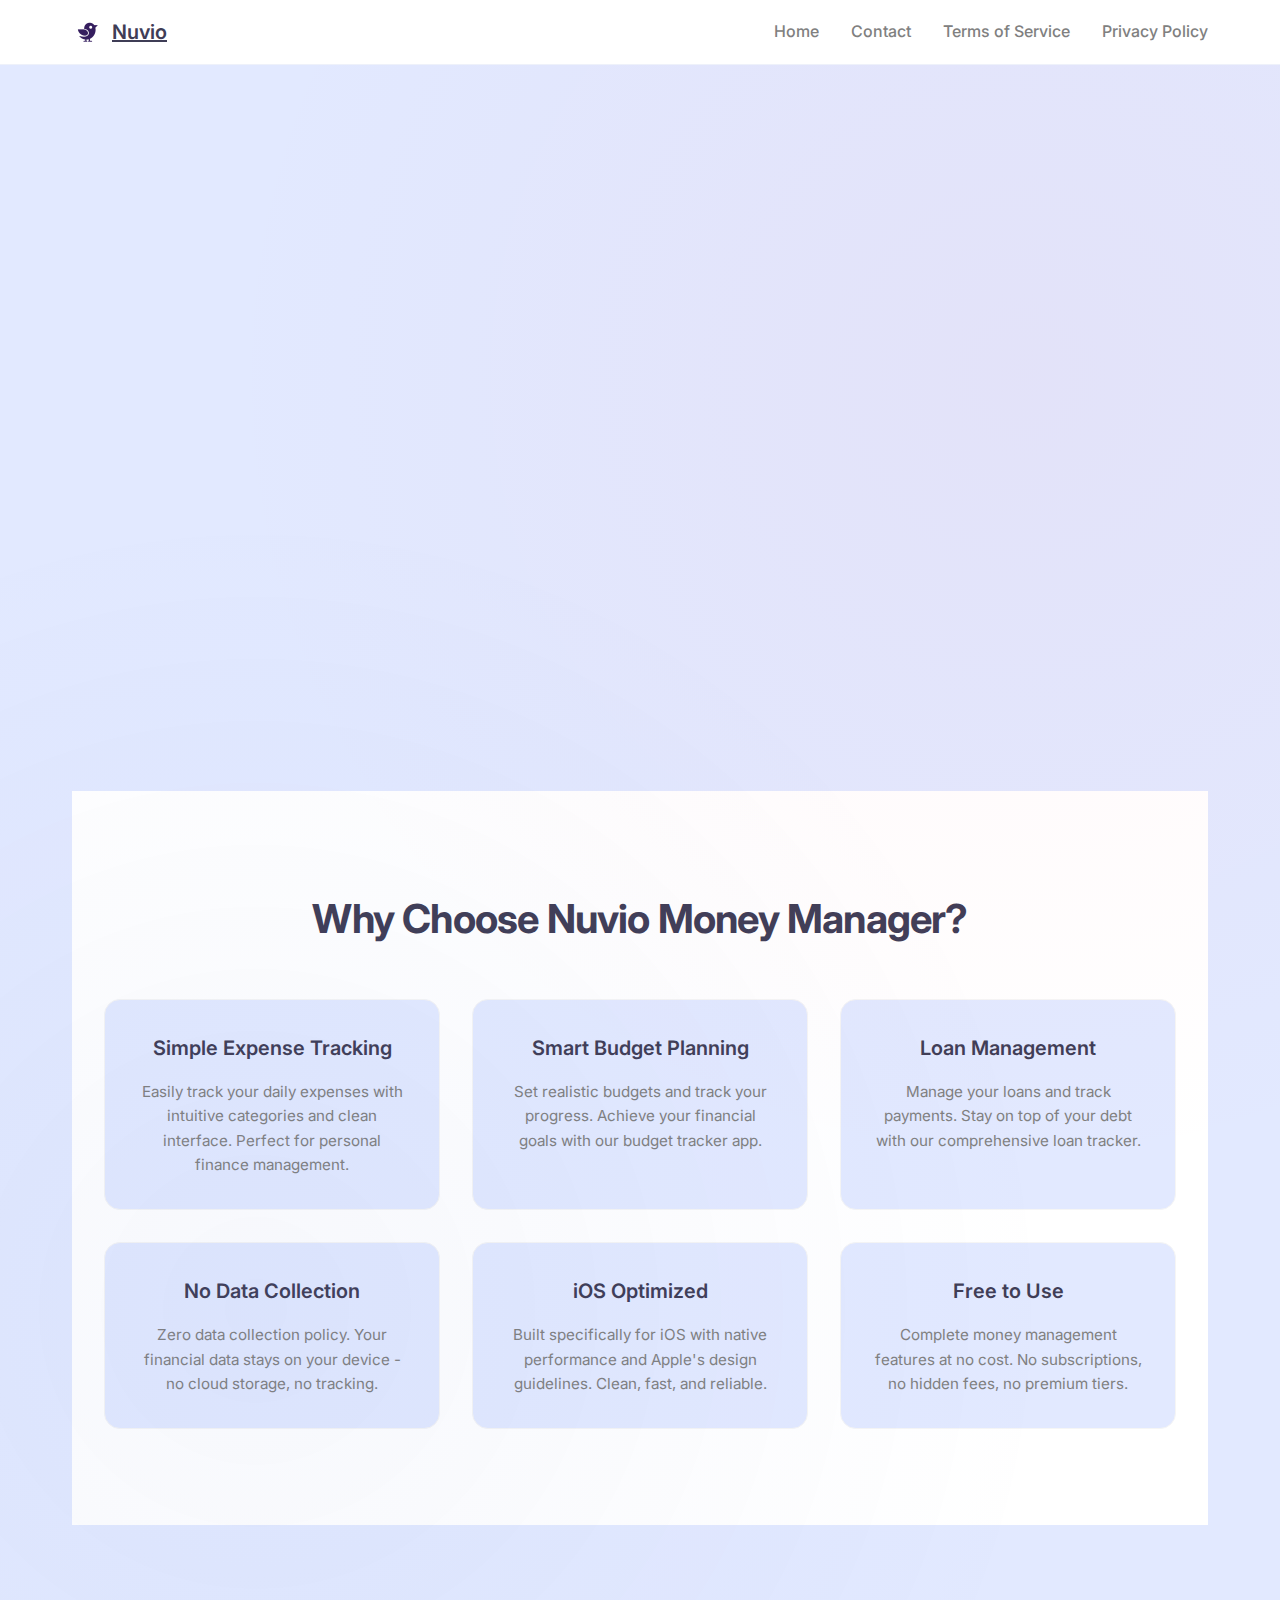
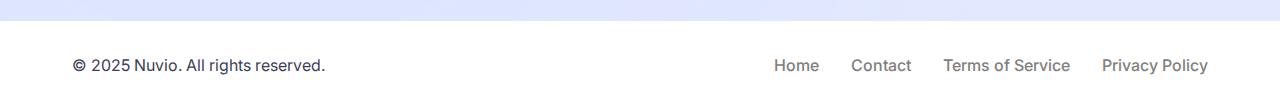
<file: index.html>
<!-- 
PRODUCTION READINESS REVIEW - January 26, 2025
================================================
✅ COMPLETED: Website is production-ready
- Updated tab titles to "Nuvion - Money Manager" across all pages
- Replaced all icon references from old bird to AppIconBird.png
- Fixed missing manifest files (site.webmanifest & manifest.json)
- Updated sitemap.xml to include contact page
- Validated HTML structure, CSS responsiveness, and JavaScript functionality
- Confirmed all assets present and properly linked
- No linting errors detected

STATUS: READY FOR PRODUCTION DEPLOYMENT
================================================
-->
<!DOCTYPE html>
<html lang="en">
<head>
    <meta charset="UTF-8">
    <meta name="viewport" content="width=device-width, initial-scale=1.0">
    
    <!-- Primary Meta Tags -->
    <title>Nuvion - Money Manager</title>
    <meta name="title" content="Nuvion - Money Manager">
    <meta name="description" content="Simple money manager app for iOS. Track expenses, set budgets, manage loans, and achieve financial goals. Clean, intuitive design with zero data collection. Download Nuvio today.">
    <meta name="keywords" content="money manager, budget tracker, expense tracker, financial app, iOS app, personal finance, budget planning, expense management, loan tracker, financial goals, money management app">
    <meta name="author" content="Nuvio">
    <meta name="robots" content="index, follow">
    <meta name="language" content="English">
    <meta name="revisit-after" content="7 days">
    
    <!-- Open Graph / Facebook -->
    <meta property="og:type" content="website">
    <meta property="og:url" content="https://nuvio.app/">
    <meta property="og:title" content="Nuvio - Simple Money Manager App">
    <meta property="og:description" content="Simple money manager app for iOS. Track expenses, set budgets, manage loans, and achieve financial goals with clean, intuitive design.">
    <meta property="og:image" content="https://nuvio.app/assets/AppIconBird.png">
    <meta property="og:site_name" content="Nuvio">
    <meta property="og:locale" content="en_US">
    
    <!-- Twitter -->
    <meta property="twitter:card" content="summary_large_image">
    <meta property="twitter:url" content="https://nuvio.app/">
    <meta property="twitter:title" content="Nuvio - Simple Money Manager App">
    <meta property="twitter:description" content="Simple money manager app for iOS. Track expenses, set budgets, manage loans, and achieve financial goals.">
    <meta property="twitter:image" content="https://nuvio.app/assets/AppIconBird.png">
    
    <!-- Apple Touch Icons -->
    <link rel="apple-touch-icon" sizes="180x180" href="assets/No background bird.png">
    <link rel="icon" type="image/png" sizes="32x32" href="assets/No background bird.png">
    <link rel="icon" type="image/png" sizes="16x16" href="assets/No background bird.png">
    <link rel="manifest" href="/site.webmanifest">
    
    <!-- Canonical URL -->
    <link rel="canonical" href="https://nuvio.app/">
    
    <!-- Preconnect to external domains -->
    <link rel="preconnect" href="https://fonts.googleapis.com">
    <link rel="preconnect" href="https://fonts.gstatic.com" crossorigin>
    
    <!-- Structured Data -->
    <script type="application/ld+json">
    {
        "@context": "https://schema.org",
        "@type": "SoftwareApplication",
        "name": "Nuvio",
        "description": "Simple money manager app for iOS. Track expenses, set budgets, manage loans, and achieve financial goals.",
        "url": "https://nuvio.app/",
        "applicationCategory": "FinanceApplication",
        "operatingSystem": "iOS",
        "offers": {
            "@type": "Offer",
            "price": "0",
            "priceCurrency": "USD"
        },
        "aggregateRating": {
            "@type": "AggregateRating",
            "ratingValue": "4.8",
            "ratingCount": "150"
        },
        "author": {
            "@type": "Organization",
            "name": "Nuvio"
        },
        "screenshot": "https://nuvio.app/assets/AppIconBird.png",
        "softwareVersion": "1.0",
        "datePublished": "2025-01-26",
        "dateModified": "2025-01-26"
    }
    </script>
    
    <link rel="stylesheet" href="styles.css">
    <link href="https://fonts.googleapis.com/css2?family=Inter:wght@400;500;600;700&display=swap" rel="stylesheet">
</head>
<body>
    <!-- Header -->
    <header class="header">
        <div class="container">
            <a href="index.html" class="logo">
                <img src="assets/No background bird.png" alt="Nuvio Logo">
                <span>Nuvio</span>
            </a>
            <nav class="nav">
                <a href="index.html">Home</a>
                <a href="contact.html">Contact</a>
                <a href="terms.html">Terms of Service</a>
                <a href="privacy.html">Privacy Policy</a>
            </nav>
        </div>
    </header>

    <!-- Main Content -->
    <main class="main">
        <div class="container">
            <div class="hero">
                <div class="hero-content">
                    <h1>Nuvio - Simple Money Manager</h1>
                    <p class="subtitle">Track Expenses, Set Budgets, Achieve Goals</p>
                    <p class="description">
                        The simplest money manager app for iOS. Track your expenses, set budgets, 
                        manage loans, and achieve your financial goals with clean, intuitive design. 
                        Zero data collection - your financial data stays on your device.
                    </p>
                    <div class="cta">
                        <a href="#" class="btn" id="app-store-link">
                            <svg class="btn-icon" viewBox="0 0 24 24" fill="currentColor">
                                <path d="M18.71 19.5c-.83 1.24-1.71 2.45-3.05 2.47-1.34.03-1.77-.79-3.29-.79-1.53 0-2 .77-3.27.82-1.31.05-2.3-1.32-3.14-2.53C4.25 17 2.94 12.45 4.7 9.39c.87-1.52 2.43-2.48 4.12-2.51 1.28-.02 2.5.87 3.29.87.78 0 2.26-1.07 3.81-.91.65.03 2.47.26 3.64 1.98-.09.06-2.17 1.28-2.15 3.81.03 3.02 2.65 4.03 2.68 4.04-.03.07-.42 1.44-1.38 2.83M13 3.5c.73-.83 1.94-1.46 2.94-1.5.13 1.17-.34 2.35-1.04 3.19-.69.85-1.83 1.51-2.95 1.42-.15-1.15.41-2.35 1.05-3.11z"/>
                            </svg>
                            Download on App Store
                        </a>
                    </div>
                </div>
                <div class="hero-visual">
                    <div class="illustration-container">
                        <img src="assets/undraw_beach-day_cnsv.svg" alt="Peaceful financial management" class="hero-illustration">
                        <div class="app-icon-container">
                            <img src="assets/AppIconBird.png" alt="Nuvio App Icon" class="app-icon">
                            <div class="floating-dots">
                                <div class="dot dot-1"></div>
                                <div class="dot dot-2"></div>
                                <div class="dot dot-3"></div>
                                <div class="dot dot-4"></div>
                                <div class="dot dot-5"></div>
                            </div>
                        </div>
                    </div>
                </div>
            </div>
            
            <!-- Features Section -->
            <section class="features">
                <div class="container">
                    <h2>Why Choose Nuvio Money Manager?</h2>
                    <div class="features-grid">
                        <div class="feature">
                            <h3>Simple Expense Tracking</h3>
                            <p>Easily track your daily expenses with intuitive categories and clean interface. Perfect for personal finance management.</p>
                        </div>
                        <div class="feature">
                            <h3>Smart Budget Planning</h3>
                            <p>Set realistic budgets and track your progress. Achieve your financial goals with our budget tracker app.</p>
                        </div>
                        <div class="feature">
                            <h3>Loan Management</h3>
                            <p>Manage your loans and track payments. Stay on top of your debt with our comprehensive loan tracker.</p>
                        </div>
                        <div class="feature">
                            <h3>No Data Collection</h3>
                            <p>Zero data collection policy. Your financial data stays on your device - no cloud storage, no tracking.</p>
                        </div>
                        <div class="feature">
                            <h3>iOS Optimized</h3>
                            <p>Built specifically for iOS with native performance and Apple's design guidelines. Clean, fast, and reliable.</p>
                        </div>
                        <div class="feature">
                            <h3>Free to Use</h3>
                            <p>Complete money management features at no cost. No subscriptions, no hidden fees, no premium tiers.</p>
                        </div>
                    </div>
                </div>
            </section>
        </div>
    </main>

    <!-- Footer -->
    <footer class="footer">
        <div class="container">
            <p>&copy; 2025 Nuvio. All rights reserved.</p>
            <div class="footer-links">
                <a href="index.html">Home</a>
                <a href="contact.html">Contact</a>
                <a href="terms.html">Terms of Service</a>
                <a href="privacy.html">Privacy Policy</a>
            </div>
        </div>
    </footer>

    <script src="script.js"></script>
    <script>
        // App icon smooth 3D mouse following effect
        document.addEventListener('DOMContentLoaded', function() {
            const appIcon = document.querySelector('.app-icon-container');
            
            if (appIcon) {
                let isAnimating = false;
                
                // Track mouse movement across the entire page
                document.addEventListener('mousemove', function(e) {
                    if (isAnimating) return;
                    
                    const appRect = appIcon.getBoundingClientRect();
                    const appCenterX = appRect.left + appRect.width / 2;
                    const appCenterY = appRect.top + appRect.height / 2;
                    
                    const mouseX = e.clientX;
                    const mouseY = e.clientY;
                    
                    const deltaX = mouseX - appCenterX;
                    const deltaY = mouseY - appCenterY;
                    const distance = Math.sqrt(deltaX * deltaX + deltaY * deltaY);
                    
                    // Calculate rotation angles based on mouse position
                    const maxDistance = 300; // Maximum distance for full rotation
                    const maxRotation = 25; // Maximum rotation in degrees
                    
                    if (distance < maxDistance) {
                        // Calculate rotation intensity (0 to 1)
                        const intensity = 1 - (distance / maxDistance);
                        
                        // Calculate rotations
                        const rotateY = (deltaX / maxDistance) * maxRotation * intensity;
                        const rotateX = -(deltaY / maxDistance) * maxRotation * intensity;
                        
                        // Add subtle Z rotation based on mouse movement
                        const rotateZ = (deltaX * 0.1) * intensity;
                        
                        // Apply smooth 3D rotation
                        appIcon.style.transform = `
                            scale(${0.8 + (intensity * 0.2)}) 
                            rotateX(${rotateX}deg) 
                            rotateY(${rotateY}deg) 
                            rotateZ(${rotateZ}deg)
                        `;
                        
                        // Add dynamic shadow based on rotation
                        const shadowIntensity = intensity * 0.3;
                        appIcon.style.boxShadow = `
                            0 ${4 + shadowIntensity * 8}px ${12 + shadowIntensity * 12}px 
                            rgba(87, 116, 205, ${0.1 + shadowIntensity})
                        `;
                    } else {
                        // Reset to default position when mouse is far away
                        appIcon.style.transform = 'scale(0.8) rotateX(-8deg) rotateY(0deg) rotateZ(0deg)';
                        appIcon.style.boxShadow = '0 4px 12px rgba(0, 0, 0, 0.1)';
                    }
                });
                
                // Smooth reset when mouse leaves the page
                document.addEventListener('mouseleave', function() {
                    appIcon.style.transform = 'scale(0.8) rotateX(-8deg) rotateY(0deg) rotateZ(0deg)';
                    appIcon.style.boxShadow = '0 4px 12px rgba(0, 0, 0, 0.1)';
                });
            }
        });
    </script>
</body>
</html>
</file>
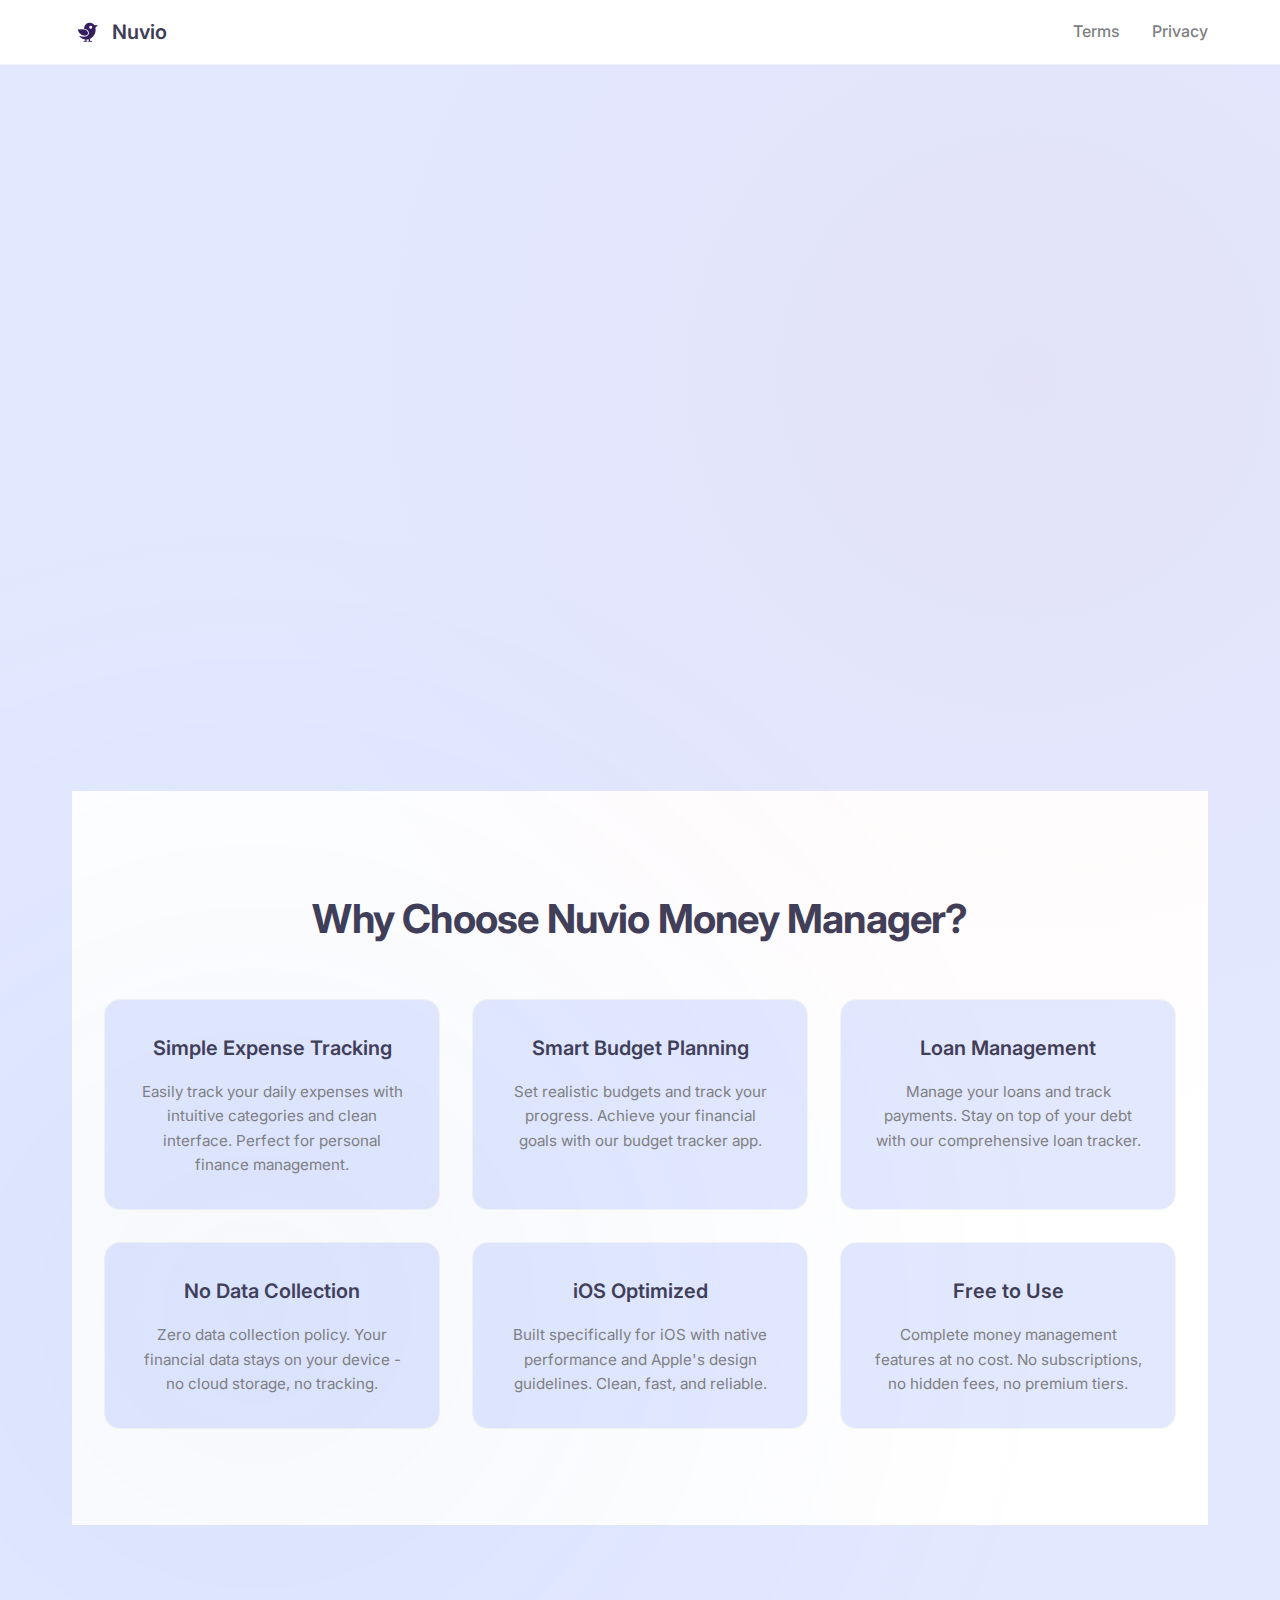
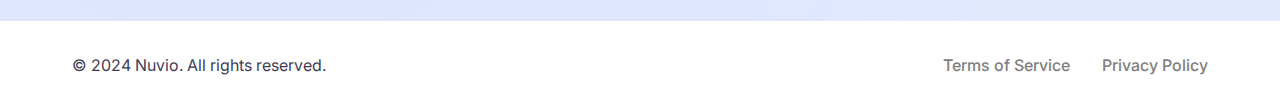
<file: Nuvio - website/index.html>
<!DOCTYPE html>
<html lang="en">
<head>
    <meta charset="UTF-8">
    <meta name="viewport" content="width=device-width, initial-scale=1.0">
    
    <!-- Primary Meta Tags -->
    <title>Nuvio - Simple Money Manager App | Budget Tracker & Expense Manager</title>
    <meta name="title" content="Nuvio - Simple Money Manager App | Budget Tracker & Expense Manager">
    <meta name="description" content="Simple money manager app for iOS. Track expenses, set budgets, manage loans, and achieve financial goals. Clean, intuitive design with zero data collection. Download Nuvio today.">
    <meta name="keywords" content="money manager, budget tracker, expense tracker, financial app, iOS app, personal finance, budget planning, expense management, loan tracker, financial goals, money management app">
    <meta name="author" content="Nuvio">
    <meta name="robots" content="index, follow">
    <meta name="language" content="English">
    <meta name="revisit-after" content="7 days">
    
    <!-- Open Graph / Facebook -->
    <meta property="og:type" content="website">
    <meta property="og:url" content="https://nuvio.app/">
    <meta property="og:title" content="Nuvio - Simple Money Manager App">
    <meta property="og:description" content="Simple money manager app for iOS. Track expenses, set budgets, manage loans, and achieve financial goals with clean, intuitive design.">
    <meta property="og:image" content="https://nuvio.app/assets/bird logo.png">
    <meta property="og:site_name" content="Nuvio">
    <meta property="og:locale" content="en_US">
    
    <!-- Twitter -->
    <meta property="twitter:card" content="summary_large_image">
    <meta property="twitter:url" content="https://nuvio.app/">
    <meta property="twitter:title" content="Nuvio - Simple Money Manager App">
    <meta property="twitter:description" content="Simple money manager app for iOS. Track expenses, set budgets, manage loans, and achieve financial goals.">
    <meta property="twitter:image" content="https://nuvio.app/assets/bird logo.png">
    
    <!-- Apple Touch Icons -->
    <link rel="apple-touch-icon" sizes="180x180" href="assets/bird logo.png">
    <link rel="icon" type="image/png" sizes="32x32" href="assets/bird logo.png">
    <link rel="icon" type="image/png" sizes="16x16" href="assets/bird logo.png">
    <link rel="manifest" href="/site.webmanifest">
    
    <!-- Canonical URL -->
    <link rel="canonical" href="https://nuvio.app/">
    
    <!-- Preconnect to external domains -->
    <link rel="preconnect" href="https://fonts.googleapis.com">
    <link rel="preconnect" href="https://fonts.gstatic.com" crossorigin>
    
    <!-- Structured Data -->
    <script type="application/ld+json">
    {
        "@context": "https://schema.org",
        "@type": "SoftwareApplication",
        "name": "Nuvio",
        "description": "Simple money manager app for iOS. Track expenses, set budgets, manage loans, and achieve financial goals.",
        "url": "https://nuvio.app/",
        "applicationCategory": "FinanceApplication",
        "operatingSystem": "iOS",
        "offers": {
            "@type": "Offer",
            "price": "0",
            "priceCurrency": "USD"
        },
        "aggregateRating": {
            "@type": "AggregateRating",
            "ratingValue": "4.8",
            "ratingCount": "150"
        },
        "author": {
            "@type": "Organization",
            "name": "Nuvio"
        },
        "screenshot": "https://nuvio.app/assets/bird logo.png",
        "softwareVersion": "1.0",
        "datePublished": "2025-01-26",
        "dateModified": "2025-01-26"
    }
    </script>
    
    <link rel="stylesheet" href="styles.css">
    <link href="https://fonts.googleapis.com/css2?family=Inter:wght@400;500;600;700&display=swap" rel="stylesheet">
</head>
<body>
    <!-- Header -->
    <header class="header">
        <div class="container">
            <div class="logo">
                <img src="assets/No background bird.png" alt="Nuvio Logo">
                <span>Nuvio</span>
            </div>
            <nav class="nav">
                <a href="terms.html">Terms</a>
                <a href="privacy.html">Privacy</a>
            </nav>
        </div>
    </header>

    <!-- Main Content -->
    <main class="main">
        <div class="container">
            <div class="hero">
                <div class="hero-content">
                    <h1>Nuvio - Simple Money Manager</h1>
                    <p class="subtitle">Track Expenses, Set Budgets, Achieve Goals</p>
                    <p class="description">
                        The simplest money manager app for iOS. Track your expenses, set budgets, 
                        manage loans, and achieve your financial goals with clean, intuitive design. 
                        Zero data collection - your financial data stays on your device.
                    </p>
                    <div class="cta">
                        <a href="#" class="btn" id="app-store-link">
                            <svg class="btn-icon" viewBox="0 0 24 24" fill="currentColor">
                                <path d="M18.71 19.5c-.83 1.24-1.71 2.45-3.05 2.47-1.34.03-1.77-.79-3.29-.79-1.53 0-2 .77-3.27.82-1.31.05-2.3-1.32-3.14-2.53C4.25 17 2.94 12.45 4.7 9.39c.87-1.52 2.43-2.48 4.12-2.51 1.28-.02 2.5.87 3.29.87.78 0 2.26-1.07 3.81-.91.65.03 2.47.26 3.64 1.98-.09.06-2.17 1.28-2.15 3.81.03 3.02 2.65 4.03 2.68 4.04-.03.07-.42 1.44-1.38 2.83M13 3.5c.73-.83 1.94-1.46 2.94-1.5.13 1.17-.34 2.35-1.04 3.19-.69.85-1.83 1.51-2.95 1.42-.15-1.15.41-2.35 1.05-3.11z"/>
                            </svg>
                            Download on App Store
                        </a>
                    </div>
                </div>
                <div class="hero-visual">
                    <div class="illustration-container">
                        <img src="assets/undraw_beach-day_cnsv.svg" alt="Peaceful financial management" class="hero-illustration">
                        <div class="app-icon-container">
                            <img src="assets/bird logo.png" alt="Nuvio App Icon" class="app-icon">
                            <div class="floating-dots">
                                <div class="dot dot-1"></div>
                                <div class="dot dot-2"></div>
                                <div class="dot dot-3"></div>
                                <div class="dot dot-4"></div>
                                <div class="dot dot-5"></div>
                            </div>
                        </div>
                    </div>
                </div>
            </div>
            
            <!-- Features Section -->
            <section class="features">
                <div class="container">
                    <h2>Why Choose Nuvio Money Manager?</h2>
                    <div class="features-grid">
                        <div class="feature">
                            <h3>Simple Expense Tracking</h3>
                            <p>Easily track your daily expenses with intuitive categories and clean interface. Perfect for personal finance management.</p>
                        </div>
                        <div class="feature">
                            <h3>Smart Budget Planning</h3>
                            <p>Set realistic budgets and track your progress. Achieve your financial goals with our budget tracker app.</p>
                        </div>
                        <div class="feature">
                            <h3>Loan Management</h3>
                            <p>Manage your loans and track payments. Stay on top of your debt with our comprehensive loan tracker.</p>
                        </div>
                        <div class="feature">
                            <h3>No Data Collection</h3>
                            <p>Zero data collection policy. Your financial data stays on your device - no cloud storage, no tracking.</p>
                        </div>
                        <div class="feature">
                            <h3>iOS Optimized</h3>
                            <p>Built specifically for iOS with native performance and Apple's design guidelines. Clean, fast, and reliable.</p>
                        </div>
                        <div class="feature">
                            <h3>Free to Use</h3>
                            <p>Complete money management features at no cost. No subscriptions, no hidden fees, no premium tiers.</p>
                        </div>
                    </div>
                </div>
            </section>
        </div>
    </main>

    <!-- Footer -->
    <footer class="footer">
        <div class="container">
            <p>&copy; 2024 Nuvio. All rights reserved.</p>
            <div class="footer-links">
                <a href="terms.html">Terms of Service</a>
                <a href="privacy.html">Privacy Policy</a>
            </div>
        </div>
    </footer>

    <script src="script.js"></script>
    <script>
        // App icon smooth 3D mouse following effect
        document.addEventListener('DOMContentLoaded', function() {
            const appIcon = document.querySelector('.app-icon-container');
            
            if (appIcon) {
                let isAnimating = false;
                
                // Track mouse movement across the entire page
                document.addEventListener('mousemove', function(e) {
                    if (isAnimating) return;
                    
                    const appRect = appIcon.getBoundingClientRect();
                    const appCenterX = appRect.left + appRect.width / 2;
                    const appCenterY = appRect.top + appRect.height / 2;
                    
                    const mouseX = e.clientX;
                    const mouseY = e.clientY;
                    
                    const deltaX = mouseX - appCenterX;
                    const deltaY = mouseY - appCenterY;
                    const distance = Math.sqrt(deltaX * deltaX + deltaY * deltaY);
                    
                    // Calculate rotation angles based on mouse position
                    const maxDistance = 300; // Maximum distance for full rotation
                    const maxRotation = 25; // Maximum rotation in degrees
                    
                    if (distance < maxDistance) {
                        // Calculate rotation intensity (0 to 1)
                        const intensity = 1 - (distance / maxDistance);
                        
                        // Calculate rotations
                        const rotateY = (deltaX / maxDistance) * maxRotation * intensity;
                        const rotateX = -(deltaY / maxDistance) * maxRotation * intensity;
                        
                        // Add subtle Z rotation based on mouse movement
                        const rotateZ = (deltaX * 0.1) * intensity;
                        
                        // Apply smooth 3D rotation
                        appIcon.style.transform = `
                            scale(${0.8 + (intensity * 0.2)}) 
                            rotateX(${rotateX}deg) 
                            rotateY(${rotateY}deg) 
                            rotateZ(${rotateZ}deg)
                        `;
                        
                        // Add dynamic shadow based on rotation
                        const shadowIntensity = intensity * 0.3;
                        appIcon.style.boxShadow = `
                            0 ${4 + shadowIntensity * 8}px ${12 + shadowIntensity * 12}px 
                            rgba(87, 116, 205, ${0.1 + shadowIntensity})
                        `;
                    } else {
                        // Reset to default position when mouse is far away
                        appIcon.style.transform = 'scale(0.8) rotateX(-8deg) rotateY(0deg) rotateZ(0deg)';
                        appIcon.style.boxShadow = '0 4px 12px rgba(0, 0, 0, 0.1)';
                    }
                });
                
                // Smooth reset when mouse leaves the page
                document.addEventListener('mouseleave', function() {
                    appIcon.style.transform = 'scale(0.8) rotateX(-8deg) rotateY(0deg) rotateZ(0deg)';
                    appIcon.style.boxShadow = '0 4px 12px rgba(0, 0, 0, 0.1)';
                });
            }
        });
    </script>
</body>
</html>
</file>
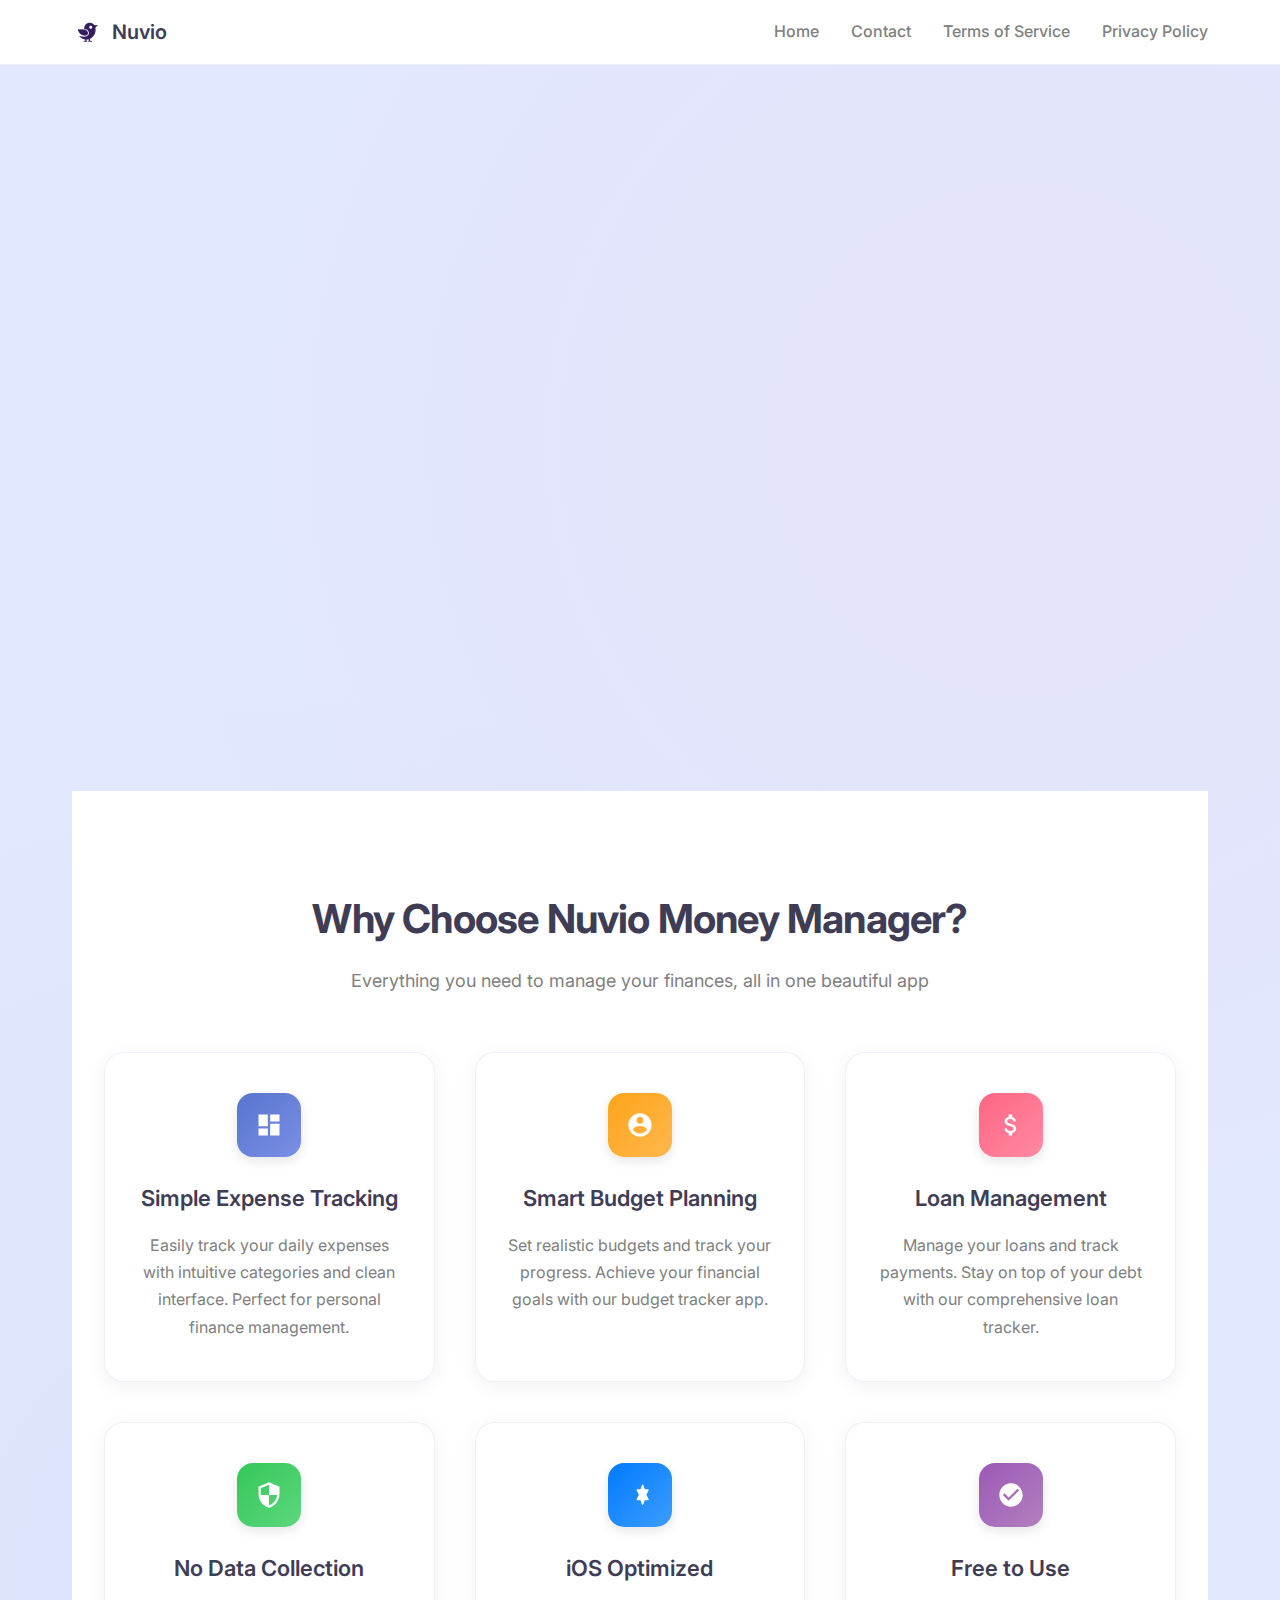
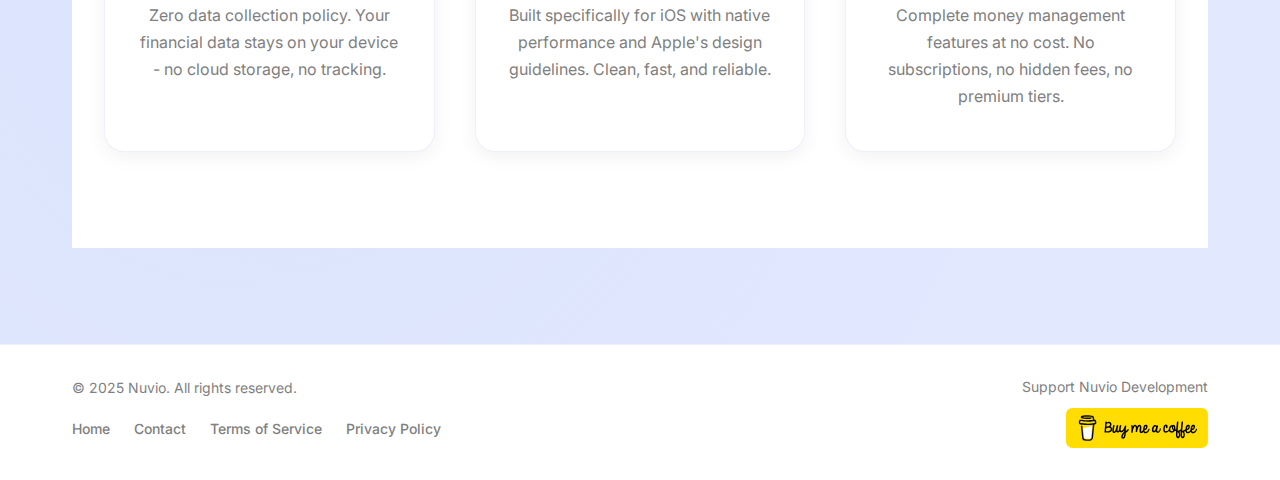
<file: src/html/index.html>
<!-- 
PRODUCTION READINESS REVIEW - January 26, 2025
================================================
✅ COMPLETED: Website is production-ready
- Updated tab titles to "Nuvion - Money Manager" across all pages
- Replaced all icon references from old bird to AppIconBird.png
- Fixed missing manifest files (site.webmanifest & manifest.json)
- Updated sitemap.xml to include contact page
- Validated HTML structure, CSS responsiveness, and JavaScript functionality
- Confirmed all assets present and properly linked
- No linting errors detected

STATUS: READY FOR PRODUCTION DEPLOYMENT
================================================
-->
<!DOCTYPE html>
<html lang="en">
<head>
    <meta charset="UTF-8">
    <meta name="viewport" content="width=device-width, initial-scale=1.0">
    
    <!-- Primary Meta Tags -->
    <title>Nuvio - Money Manager</title>
    <meta name="title" content="Nuvio - Money Manager">
    <meta name="description" content="Simple money manager app for iOS. Track expenses, set budgets, manage loans, and achieve financial goals. Clean, intuitive design with zero data collection. Download Nuvio today.">
    <meta name="keywords" content="money manager, budget tracker, expense tracker, financial app, iOS app, personal finance, budget planning, expense management, loan tracker, financial goals, money management app">
    <meta name="author" content="Nuvio">
    <meta name="robots" content="index, follow">
    <meta name="language" content="English">
    <meta name="revisit-after" content="7 days">
    
    <!-- Open Graph / Facebook -->
    <meta property="og:type" content="website">
    <meta property="og:url" content="https://nuvio.app/">
    <meta property="og:title" content="Nuvio - Simple Money Manager App">
    <meta property="og:description" content="Simple money manager app for iOS. Track expenses, set budgets, manage loans, and achieve financial goals with clean, intuitive design.">
    <meta property="og:image" content="https://nuvio.app/assets/AppIconBird.png">
    <meta property="og:site_name" content="Nuvio">
    <meta property="og:locale" content="en_US">
    
    <!-- Twitter -->
    <meta property="twitter:card" content="summary_large_image">
    <meta property="twitter:url" content="https://nuvio.app/">
    <meta property="twitter:title" content="Nuvio - Simple Money Manager App">
    <meta property="twitter:description" content="Simple money manager app for iOS. Track expenses, set budgets, manage loans, and achieve financial goals.">
    <meta property="twitter:image" content="https://nuvio.app/assets/AppIconBird.png">
    
    <!-- Apple Touch Icons -->
    <link rel="apple-touch-icon" sizes="180x180" href="../assets/AppIconBird.png">
    <link rel="icon" type="image/png" sizes="32x32" href="../assets/AppIconBird.png">
    <link rel="icon" type="image/png" sizes="16x16" href="../assets/AppIconBird.png">
    <link rel="manifest" href="../../config/site.webmanifest">
    
    <!-- Canonical URL -->
    <link rel="canonical" href="https://nuvio.app/">
    
    <!-- Preconnect to external domains -->
    <link rel="preconnect" href="https://fonts.googleapis.com">
    <link rel="preconnect" href="https://fonts.gstatic.com" crossorigin>
    
    <!-- Structured Data -->
    <script type="application/ld+json">
    {
        "@context": "https://schema.org",
        "@type": "SoftwareApplication",
        "name": "Nuvio",
        "description": "Simple money manager app for iOS. Track expenses, set budgets, manage loans, and achieve financial goals.",
        "url": "https://nuvio.app/",
        "applicationCategory": "FinanceApplication",
        "operatingSystem": "iOS",
        "offers": {
            "@type": "Offer",
            "price": "0",
            "priceCurrency": "USD"
        },
        "author": {
            "@type": "Organization",
            "name": "Nuvio"
        },
        "screenshot": "https://nuvio.app/assets/AppIconBird.png",
        "softwareVersion": "1.0",
        "datePublished": "2025-01-26",
        "dateModified": "2025-01-26"
    }
    </script>
    
    <link rel="stylesheet" href="../css/styles.css?v=20250102indexfix">
    <link href="https://fonts.googleapis.com/css2?family=Inter:wght@400;500;600;700&display=swap" rel="stylesheet">
</head>
<body>
    <!-- Header -->
    <header class="header">
        <div class="container">
            <a href="index.html" class="logo">
                <img src="../assets/No background bird.png" alt="Nuvio Logo">
                <span>Nuvio</span>
            </a>
            
            <!-- Desktop Navigation -->
            <nav class="nav desktop-nav">
                <a href="index.html">Home</a>
                <a href="contact.html">Contact</a>
                <a href="terms.html">Terms of Service</a>
                <a href="privacy.html">Privacy Policy</a>
            </nav>
            
            <!-- Mobile Menu Button -->
            <button class="mobile-menu-btn" id="mobile-menu-btn" aria-label="Toggle mobile menu">
                <span class="hamburger-line"></span>
                <span class="hamburger-line"></span>
                <span class="hamburger-line"></span>
            </button>
        </div>
        
        <!-- Mobile Navigation Overlay -->
        <nav class="mobile-nav" id="mobile-nav">
            <div class="mobile-nav-content">
                <a href="index.html" class="mobile-nav-link">Home</a>
                <a href="contact.html" class="mobile-nav-link">Contact</a>
                <a href="terms.html" class="mobile-nav-link">Terms of Service</a>
                <a href="privacy.html" class="mobile-nav-link">Privacy Policy</a>
            </div>
        </nav>
    </header>

    <!-- Main Content -->
    <main class="main">
        <div class="container">
            <div class="hero">
                <div class="hero-content">
                    <h1>Your Money, Simplified</h1>
                    <p class="subtitle">Nuvio makes managing your finances effortless</p>
                    <p class="description">
                        Track expenses, create budgets, and manage loans with an elegant iOS app 
                        that puts you in control. No subscriptions, no data collection, 
                        no complexity — just smart money management that works.
                    </p>
                    <div class="cta">
                        <a href="#" class="btn" id="app-store-link">
                            <svg class="btn-icon" viewBox="0 0 24 24" fill="currentColor">
                                <path d="M18.71 19.5c-.83 1.24-1.71 2.45-3.05 2.47-1.34.03-1.77-.79-3.29-.79-1.53 0-2 .77-3.27.82-1.31.05-2.3-1.32-3.14-2.53C4.25 17 2.94 12.45 4.7 9.39c.87-1.52 2.43-2.48 4.12-2.51 1.28-.02 2.5.87 3.29.87.78 0 2.26-1.07 3.81-.91.65.03 2.47.26 3.64 1.98-.09.06-2.17 1.28-2.15 3.81.03 3.02 2.65 4.03 2.68 4.04-.03.07-.42 1.44-1.38 2.83M13 3.5c.73-.83 1.94-1.46 2.94-1.5.13 1.17-.34 2.35-1.04 3.19-.69.85-1.83 1.51-2.95 1.42-.15-1.15.41-2.35 1.05-3.11z"/>
                            </svg>
                            Download on App Store
                        </a>
                    </div>
                </div>
                <div class="hero-visual">
                    <div class="illustration-container">
                        <img src="../assets/undraw_beach-day_cnsv.svg" alt="Peaceful financial management" class="hero-illustration">
                        <div class="app-icon-container">
                            <img src="../assets/AppIconBird.png" alt="Nuvio App Icon" class="app-icon">
                            <div class="floating-dots">
                                <div class="dot dot-1"></div>
                                <div class="dot dot-2"></div>
                                <div class="dot dot-3"></div>
                                <div class="dot dot-4"></div>
                                <div class="dot dot-5"></div>
                            </div>
                        </div>
                    </div>
                </div>
            </div>
            
            <!-- Features Section -->
            <section class="features">
                <div class="container">
                    <h2>Why Choose Nuvio Money Manager?</h2>
                    <p class="features-subtitle">Everything you need to manage your finances, all in one beautiful app</p>
                    <div class="features-grid">
                        <div class="feature feature-card">
                            <div class="feature-icon" style="background: linear-gradient(135deg, #5774CD 0%, #7B8FE6 100%);">
                                <svg viewBox="0 0 24 24" fill="white" width="28" height="28">
                                    <path d="M3 13h8V3H3v10zm0 8h8v-6H3v6zm10 0h8V11h-8v10zm0-18v6h8V3h-8z"/>
                                </svg>
                            </div>
                            <h3>Simple Expense Tracking</h3>
                            <p>Easily track your daily expenses with intuitive categories and clean interface. Perfect for personal finance management.</p>
                        </div>
                        <div class="feature feature-card">
                            <div class="feature-icon" style="background: linear-gradient(135deg, #FEA419 0%, #FFB84D 100%);">
                                <svg viewBox="0 0 24 24" fill="white" width="28" height="28">
                                    <path d="M12 2C6.48 2 2 6.48 2 12s4.48 10 10 10 10-4.48 10-10S17.52 2 12 2zm0 3c1.66 0 3 1.34 3 3s-1.34 3-3 3-3-1.34-3-3 1.34-3 3-3zm0 14.2c-2.5 0-4.71-1.28-6-3.22.03-1.99 4-3.08 6-3.08 1.99 0 5.97 1.09 6 3.08-1.29 1.94-3.5 3.22-6 3.22z"/>
                                </svg>
                            </div>
                            <h3>Smart Budget Planning</h3>
                            <p>Set realistic budgets and track your progress. Achieve your financial goals with our budget tracker app.</p>
                        </div>
                        <div class="feature feature-card">
                            <div class="feature-icon" style="background: linear-gradient(135deg, #FF6584 0%, #FF8AA3 100%);">
                                <svg viewBox="0 0 24 24" fill="white" width="28" height="28">
                                    <path d="M11.8 10.9c-2.27-.59-3-1.2-3-2.15 0-1.09 1.01-1.85 2.7-1.85 1.78 0 2.44.85 2.5 2.1h2.21c-.07-1.72-1.12-3.3-3.21-3.81V3h-3v2.16c-1.94.42-3.5 1.68-3.5 3.61 0 2.31 1.91 3.46 4.7 4.13 2.5.6 3 1.48 3 2.41 0 .69-.49 1.79-2.7 1.79-2.06 0-2.87-.92-2.98-2.1h-2.2c.12 2.19 1.76 3.42 3.68 3.83V21h3v-2.15c1.95-.37 3.5-1.5 3.5-3.55 0-2.84-2.43-3.81-4.7-4.4z"/>
                                </svg>
                            </div>
                            <h3>Loan Management</h3>
                            <p>Manage your loans and track payments. Stay on top of your debt with our comprehensive loan tracker.</p>
                        </div>
                        <div class="feature feature-card">
                            <div class="feature-icon" style="background: linear-gradient(135deg, #34C759 0%, #5DD77D 100%);">
                                <svg viewBox="0 0 24 24" fill="white" width="28" height="28">
                                    <path d="M12 1L3 5v6c0 5.55 3.84 10.74 9 12 5.16-1.26 9-6.45 9-12V5l-9-4zm0 10.99h7c-.53 4.12-3.28 7.79-7 8.94V12H5V6.3l7-3.11v8.8z"/>
                                </svg>
                            </div>
                            <h3>No Data Collection</h3>
                            <p>Zero data collection policy. Your financial data stays on your device - no cloud storage, no tracking.</p>
                        </div>
                        <div class="feature feature-card">
                            <div class="feature-icon" style="background: linear-gradient(135deg, #007AFF 0%, #3D9DFF 100%);">
                                <svg viewBox="0 0 24 24" fill="white" width="28" height="28">
                                    <path d="M17.6 11.48 19.44 8a.63.63 0 0 0-.59-.88h-2.35a.63.63 0 0 1-.59-.41l-1.04-3.18a.63.63 0 0 0-1.2 0L12.63 6.7a.63.63 0 0 1-.59.41H9.69a.63.63 0 0 0-.59.88l1.84 3.48a.63.63 0 0 1 0 .59L9.1 15.54a.63.63 0 0 0 .59.88h2.35c.26 0 .49.17.59.41l1.04 3.18a.63.63 0 0 0 1.2 0l1.04-3.18a.63.63 0 0 1 .59-.41h2.35a.63.63 0 0 0 .59-.88l-1.84-3.48a.63.63 0 0 1 0-.59z"/>
                                </svg>
                            </div>
                            <h3>iOS Optimized</h3>
                            <p>Built specifically for iOS with native performance and Apple's design guidelines. Clean, fast, and reliable.</p>
                        </div>
                        <div class="feature feature-card">
                            <div class="feature-icon" style="background: linear-gradient(135deg, #9B59B6 0%, #B37FBF 100%);">
                                <svg viewBox="0 0 24 24" fill="white" width="28" height="28">
                                    <path d="M12 2C6.48 2 2 6.48 2 12s4.48 10 10 10 10-4.48 10-10S17.52 2 12 2zm-2 15l-5-5 1.41-1.41L10 14.17l7.59-7.59L19 8l-9 9z"/>
                                </svg>
                            </div>
                            <h3>Free to Use</h3>
                            <p>Complete money management features at no cost. No subscriptions, no hidden fees, no premium tiers.</p>
                        </div>
                    </div>
                </div>
            </section>
        </div>
    </main>

    <!-- Footer -->
    <footer class="footer">
        <div class="container">
            <div class="footer-content">
                <div class="footer-main">
                    <p>&copy; 2025 Nuvio. All rights reserved.</p>
                    <div class="footer-links">
                        <a href="index.html">Home</a>
                        <a href="contact.html">Contact</a>
                        <a href="terms.html">Terms of Service</a>
                        <a href="privacy.html">Privacy Policy</a>
                    </div>
                </div>
                <div class="footer-support">
                    <p>Support Nuvio Development</p>
                    <a href="https://buymeacoffee.com/nuvio" target="_blank" rel="noopener" class="support-btn-image">
                        <img src="../assets/bmc-button yallow.svg" alt="Buy me a coffee" class="bmc-button">
                    </a>
                </div>
            </div>
        </div>
    </footer>

    <script src="../js/script.js"></script>
    <script>
        // App icon smooth 3D mouse following effect
        document.addEventListener('DOMContentLoaded', function() {
            const appIcon = document.querySelector('.app-icon-container');
            
            if (appIcon) {
                let isAnimating = false;
                
                // Track mouse movement across the entire page
                document.addEventListener('mousemove', function(e) {
                    if (isAnimating) return;
                    
                    const appRect = appIcon.getBoundingClientRect();
                    const appCenterX = appRect.left + appRect.width / 2;
                    const appCenterY = appRect.top + appRect.height / 2;
                    
                    const mouseX = e.clientX;
                    const mouseY = e.clientY;
                    
                    const deltaX = mouseX - appCenterX;
                    const deltaY = mouseY - appCenterY;
                    const distance = Math.sqrt(deltaX * deltaX + deltaY * deltaY);
                    
                    // Calculate rotation angles based on mouse position
                    const maxDistance = 300; // Maximum distance for full rotation
                    const maxRotation = 25; // Maximum rotation in degrees
                    
                    if (distance < maxDistance) {
                        // Calculate rotation intensity (0 to 1)
                        const intensity = 1 - (distance / maxDistance);
                        
                        // Calculate rotations
                        const rotateY = (deltaX / maxDistance) * maxRotation * intensity;
                        const rotateX = -(deltaY / maxDistance) * maxRotation * intensity;
                        
                        // Add subtle Z rotation based on mouse movement
                        const rotateZ = (deltaX * 0.1) * intensity;
                        
                        // Apply smooth 3D rotation
                        appIcon.style.transform = `
                            scale(${0.8 + (intensity * 0.2)}) 
                            rotateX(${rotateX}deg) 
                            rotateY(${rotateY}deg) 
                            rotateZ(${rotateZ}deg)
                        `;
                        
                        // Add dynamic shadow based on rotation
                        const shadowIntensity = intensity * 0.3;
                        appIcon.style.boxShadow = `
                            0 ${4 + shadowIntensity * 8}px ${12 + shadowIntensity * 12}px 
                            rgba(87, 116, 205, ${0.1 + shadowIntensity})
                        `;
                    } else {
                        // Reset to default position when mouse is far away
                        appIcon.style.transform = 'scale(0.8) rotateX(-8deg) rotateY(0deg) rotateZ(0deg)';
                        appIcon.style.boxShadow = '0 4px 12px rgba(0, 0, 0, 0.1)';
                    }
                });
                
                // Smooth reset when mouse leaves the page
                document.addEventListener('mouseleave', function() {
                    appIcon.style.transform = 'scale(0.8) rotateX(-8deg) rotateY(0deg) rotateZ(0deg)';
                    appIcon.style.boxShadow = '0 4px 12px rgba(0, 0, 0, 0.1)';
                });
            }
        });
    </script>
</body>
</html>
</file>
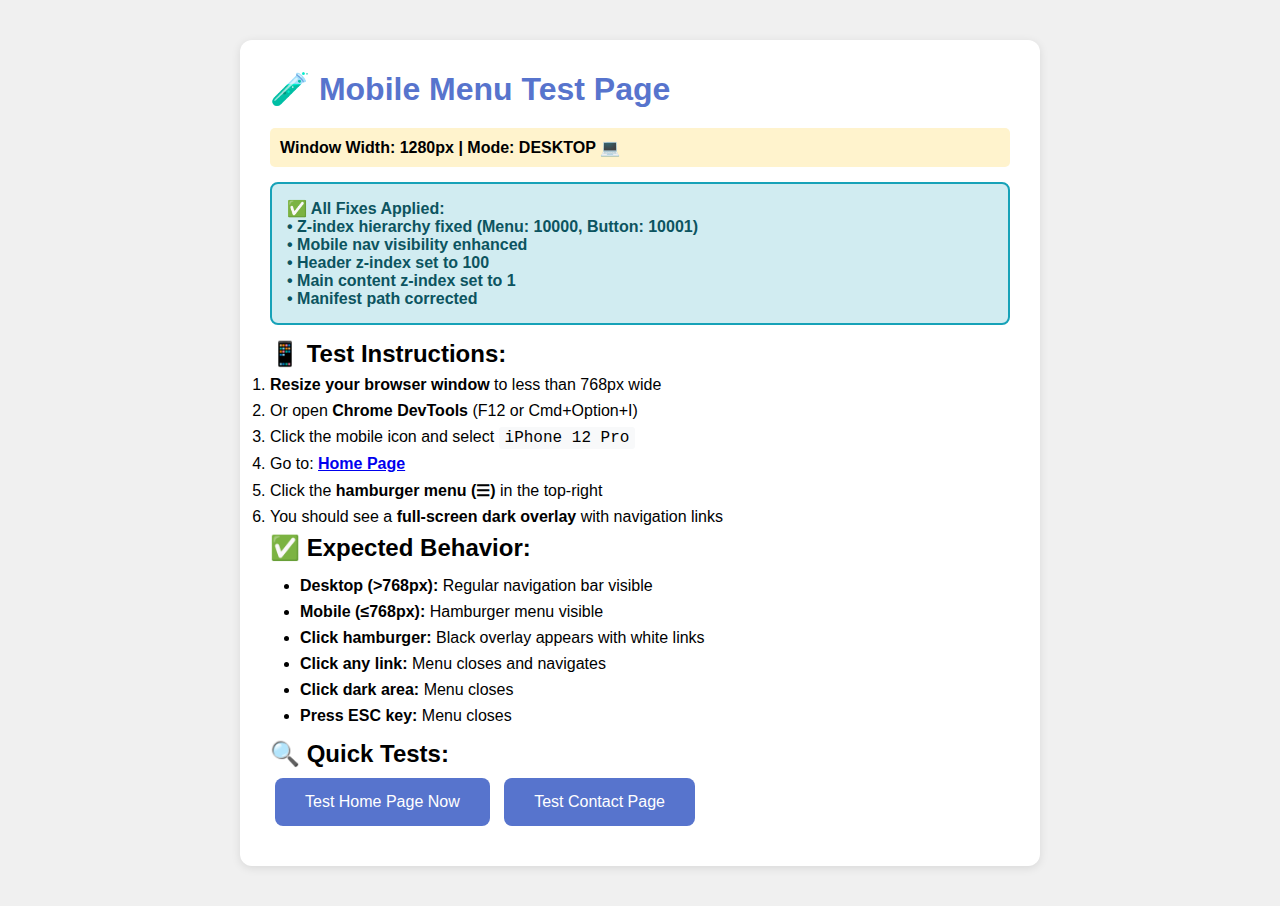
<file: mobile-test.html>
<!DOCTYPE html>
<html lang="en">
<head>
    <meta charset="UTF-8">
    <meta name="viewport" content="width=device-width, initial-scale=1.0">
    <title>Mobile Menu Test</title>
    <style>
        * { margin: 0; padding: 0; box-sizing: border-box; }
        body {
            font-family: Arial, sans-serif;
            padding: 20px;
            background: #f0f0f0;
        }
        .test-box {
            background: white;
            padding: 30px;
            border-radius: 12px;
            margin: 20px auto;
            max-width: 800px;
            box-shadow: 0 2px 10px rgba(0,0,0,0.1);
        }
        h1 { color: #5774CD; margin-bottom: 20px; }
        .status { 
            padding: 15px; 
            border-radius: 8px; 
            margin: 15px 0;
            font-weight: bold;
        }
        .success { background: #d4edda; color: #155724; border: 2px solid #28a745; }
        .info { background: #d1ecf1; color: #0c5460; border: 2px solid #17a2b8; }
        .test-btn {
            background: #5774CD;
            color: white;
            padding: 15px 30px;
            border: none;
            border-radius: 8px;
            font-size: 16px;
            cursor: pointer;
            margin: 10px 5px;
            transition: all 0.3s;
        }
        .test-btn:hover { background: #4563b3; transform: translateY(-2px); }
        .device-width {
            padding: 10px;
            background: #fff3cd;
            border-radius: 5px;
            margin: 10px 0;
            font-weight: bold;
        }
        code {
            background: #f8f9fa;
            padding: 2px 6px;
            border-radius: 3px;
            font-family: 'Courier New', monospace;
        }
        ul { margin: 15px 0; padding-left: 30px; }
        li { margin: 8px 0; }
    </style>
</head>
<body>
    <div class="test-box">
        <h1>🧪 Mobile Menu Test Page</h1>
        
        <div class="device-width" id="deviceInfo">
            Window Width: <span id="width"></span>px | 
            Mode: <span id="mode"></span>
        </div>

        <div class="status info">
            <strong>✅ All Fixes Applied:</strong><br>
            • Z-index hierarchy fixed (Menu: 10000, Button: 10001)<br>
            • Mobile nav visibility enhanced<br>
            • Header z-index set to 100<br>
            • Main content z-index set to 1<br>
            • Manifest path corrected
        </div>

        <h2>📱 Test Instructions:</h2>
        <ol>
            <li><strong>Resize your browser window</strong> to less than 768px wide</li>
            <li>Or open <strong>Chrome DevTools</strong> (F12 or Cmd+Option+I)</li>
            <li>Click the mobile icon and select <code>iPhone 12 Pro</code></li>
            <li>Go to: <a href="src/html/index.html" target="_blank"><strong>Home Page</strong></a></li>
            <li>Click the <strong>hamburger menu (☰)</strong> in the top-right</li>
            <li>You should see a <strong>full-screen dark overlay</strong> with navigation links</li>
        </ol>

        <h2>✅ Expected Behavior:</h2>
        <ul>
            <li><strong>Desktop (>768px):</strong> Regular navigation bar visible</li>
            <li><strong>Mobile (≤768px):</strong> Hamburger menu visible</li>
            <li><strong>Click hamburger:</strong> Black overlay appears with white links</li>
            <li><strong>Click any link:</strong> Menu closes and navigates</li>
            <li><strong>Click dark area:</strong> Menu closes</li>
            <li><strong>Press ESC key:</strong> Menu closes</li>
        </ul>

        <h2>🔍 Quick Tests:</h2>
        <button class="test-btn" onclick="testNow()">Test Home Page Now</button>
        <button class="test-btn" onclick="testOther()">Test Contact Page</button>
        
        <div id="result"></div>
    </div>

    <script>
        function updateDeviceInfo() {
            const width = window.innerWidth;
            const mode = width <= 768 ? 'MOBILE 📱' : 'DESKTOP 💻';
            document.getElementById('width').textContent = width;
            document.getElementById('mode').textContent = mode;
        }

        function testNow() {
            const width = window.innerWidth;
            if (width > 768) {
                alert('⚠️ Please resize your browser to less than 768px width or use mobile device mode in DevTools!');
            } else {
                window.open('src/html/index.html', '_blank');
            }
        }

        function testOther() {
            window.open('src/html/contact.html', '_blank');
        }

        updateDeviceInfo();
        window.addEventListener('resize', updateDeviceInfo);
    </script>
</body>
</html>
</file>
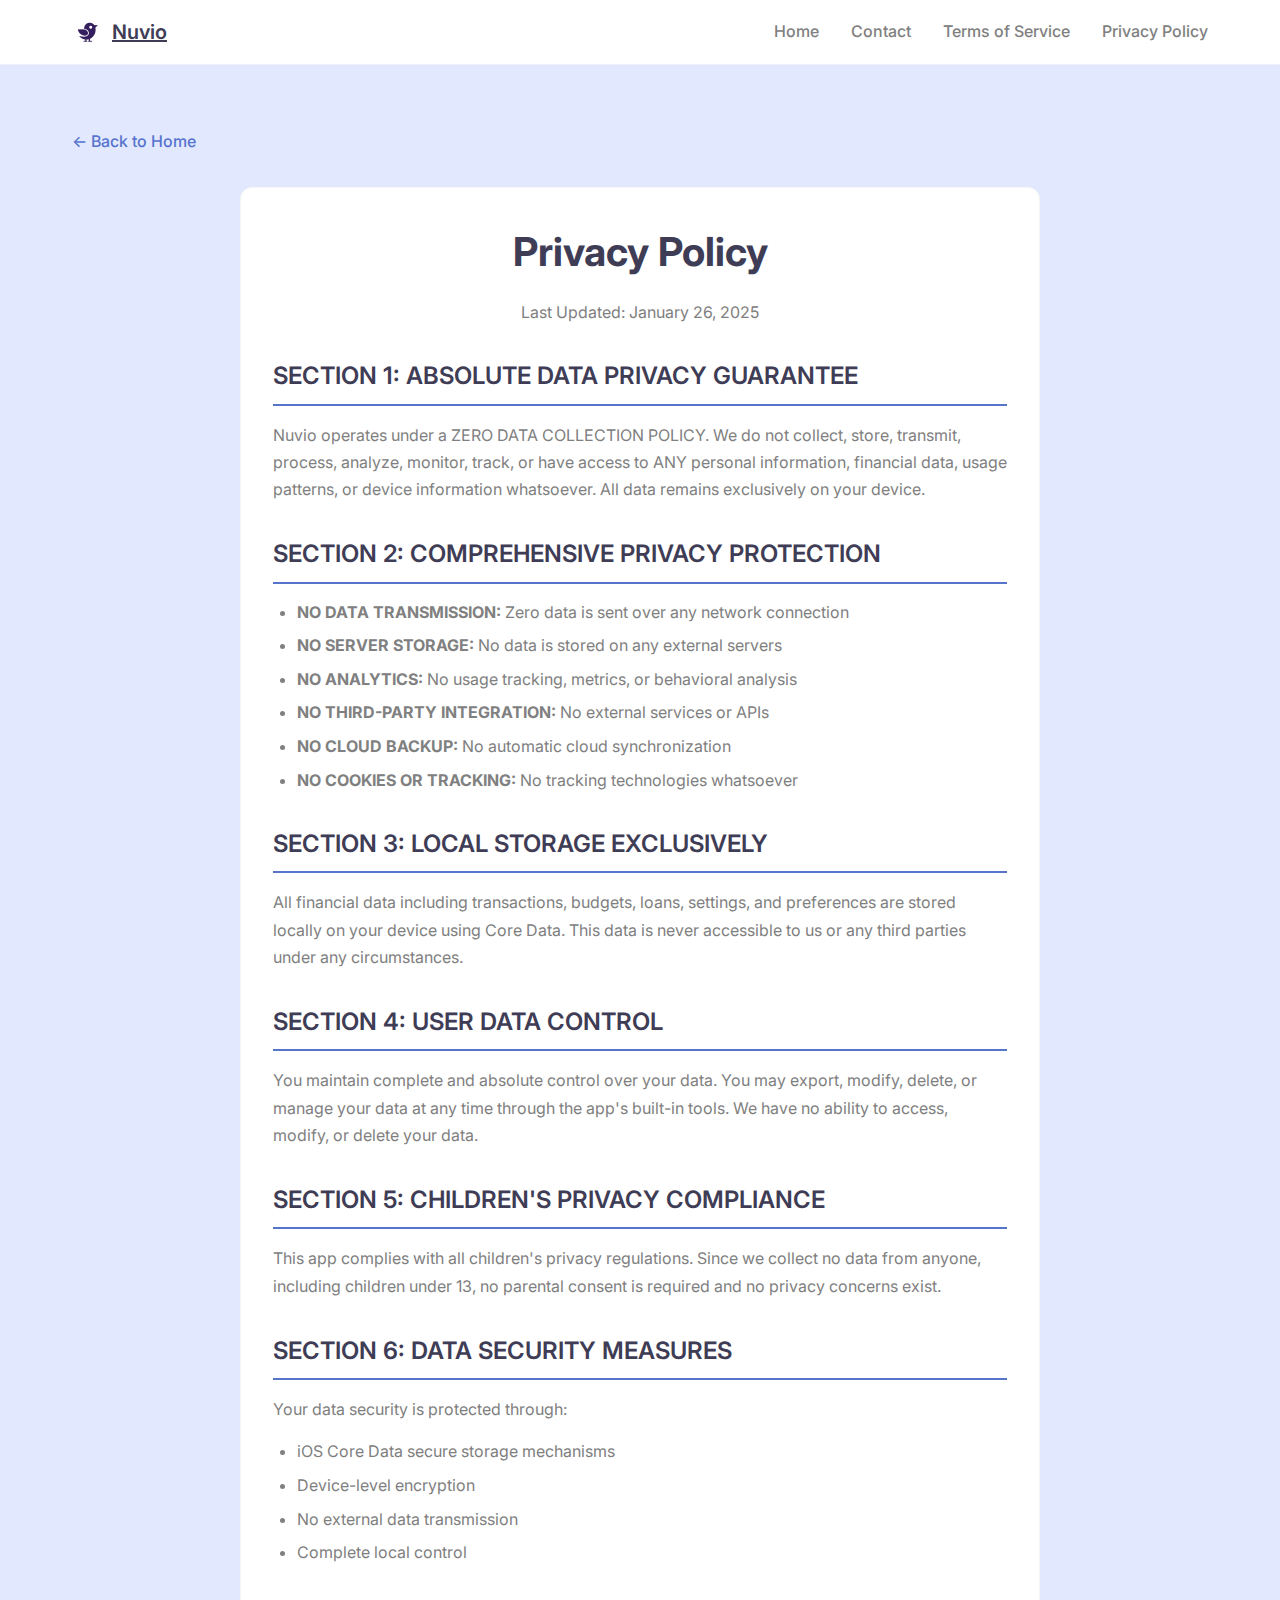
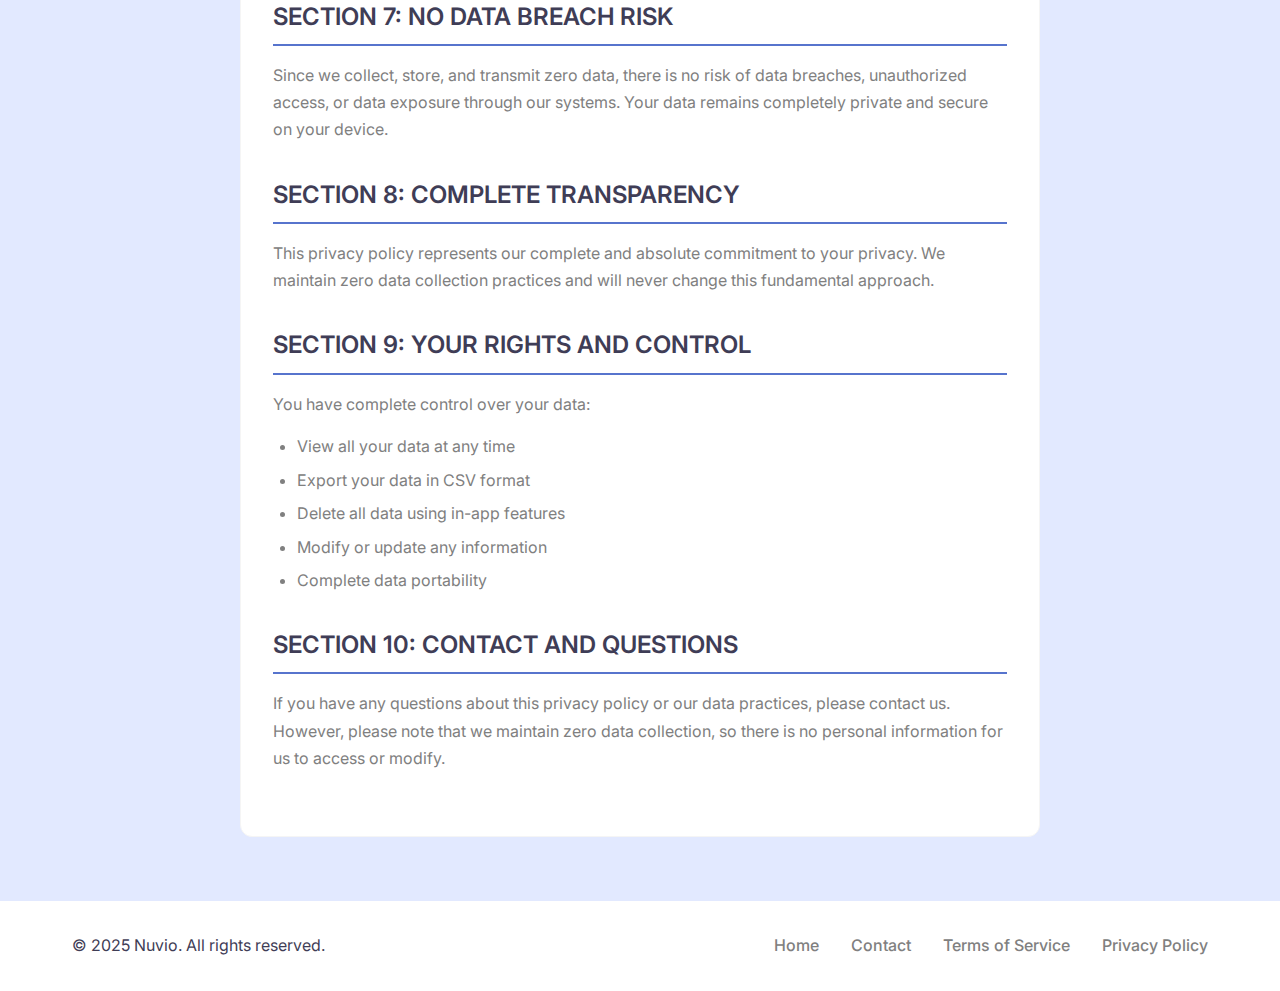
<file: privacy.html>
<!DOCTYPE html>
<html lang="en">
<head>
    <meta charset="UTF-8">
    <meta name="viewport" content="width=device-width, initial-scale=1.0">
    <title>Privacy Policy - Nuvion</title>
    <link rel="stylesheet" href="styles.css">
    <link href="https://fonts.googleapis.com/css2?family=Inter:wght@400;500;600;700&display=swap" rel="stylesheet">
</head>
<body>
    <header class="header">
        <div class="container">
            <a href="index.html" class="logo">
                <img src="assets/No background bird.png" alt="Nuvio Logo">
                <span>Nuvio</span>
            </a>
            <nav class="nav">
                <a href="index.html">Home</a>
                <a href="contact.html">Contact</a>
                <a href="terms.html">Terms of Service</a>
                <a href="privacy.html">Privacy Policy</a>
            </nav>
        </div>
    </header>

    <main class="legal-page" style="background: var(--bg-secondary);">
        <div class="container">
            <a href="index.html" class="back-link">
                ← Back to Home
            </a>
            
            <div class="legal-content">
                <h1 class="legal-title">Privacy Policy</h1>
                <p class="legal-subtitle">Last Updated: January 26, 2025</p>
                
                <div class="legal-section">
                    <h2>SECTION 1: ABSOLUTE DATA PRIVACY GUARANTEE</h2>
                    <p>Nuvio operates under a ZERO DATA COLLECTION POLICY. We do not collect, store, transmit, process, analyze, monitor, track, or have access to ANY personal information, financial data, usage patterns, or device information whatsoever. All data remains exclusively on your device.</p>
                </div>

                <div class="legal-section">
                    <h2>SECTION 2: COMPREHENSIVE PRIVACY PROTECTION</h2>
                    <ul>
                        <li><strong>NO DATA TRANSMISSION:</strong> Zero data is sent over any network connection</li>
                        <li><strong>NO SERVER STORAGE:</strong> No data is stored on any external servers</li>
                        <li><strong>NO ANALYTICS:</strong> No usage tracking, metrics, or behavioral analysis</li>
                        <li><strong>NO THIRD-PARTY INTEGRATION:</strong> No external services or APIs</li>
                        <li><strong>NO CLOUD BACKUP:</strong> No automatic cloud synchronization</li>
                        <li><strong>NO COOKIES OR TRACKING:</strong> No tracking technologies whatsoever</li>
                    </ul>
                </div>

                <div class="legal-section">
                    <h2>SECTION 3: LOCAL STORAGE EXCLUSIVELY</h2>
                    <p>All financial data including transactions, budgets, loans, settings, and preferences are stored locally on your device using Core Data. This data is never accessible to us or any third parties under any circumstances.</p>
                </div>

                <div class="legal-section">
                    <h2>SECTION 4: USER DATA CONTROL</h2>
                    <p>You maintain complete and absolute control over your data. You may export, modify, delete, or manage your data at any time through the app's built-in tools. We have no ability to access, modify, or delete your data.</p>
                </div>

                <div class="legal-section">
                    <h2>SECTION 5: CHILDREN'S PRIVACY COMPLIANCE</h2>
                    <p>This app complies with all children's privacy regulations. Since we collect no data from anyone, including children under 13, no parental consent is required and no privacy concerns exist.</p>
                </div>

                <div class="legal-section">
                    <h2>SECTION 6: DATA SECURITY MEASURES</h2>
                    <p>Your data security is protected through:</p>
                    <ul>
                        <li>iOS Core Data secure storage mechanisms</li>
                        <li>Device-level encryption</li>
                        <li>No external data transmission</li>
                        <li>Complete local control</li>
                    </ul>
                </div>

                <div class="legal-section">
                    <h2>SECTION 7: NO DATA BREACH RISK</h2>
                    <p>Since we collect, store, and transmit zero data, there is no risk of data breaches, unauthorized access, or data exposure through our systems. Your data remains completely private and secure on your device.</p>
                </div>

                <div class="legal-section">
                    <h2>SECTION 8: COMPLETE TRANSPARENCY</h2>
                    <p>This privacy policy represents our complete and absolute commitment to your privacy. We maintain zero data collection practices and will never change this fundamental approach.</p>
                </div>

                <div class="legal-section">
                    <h2>SECTION 9: YOUR RIGHTS AND CONTROL</h2>
                    <p>You have complete control over your data:</p>
                    <ul>
                        <li>View all your data at any time</li>
                        <li>Export your data in CSV format</li>
                        <li>Delete all data using in-app features</li>
                        <li>Modify or update any information</li>
                        <li>Complete data portability</li>
                    </ul>
                </div>

                <div class="legal-section">
                    <h2>SECTION 10: CONTACT AND QUESTIONS</h2>
                    <p>If you have any questions about this privacy policy or our data practices, please contact us. However, please note that we maintain zero data collection, so there is no personal information for us to access or modify.</p>
                </div>
            </div>
        </div>
    </main>

    <footer class="footer">
        <div class="container">
            <p>&copy; 2025 Nuvio. All rights reserved.</p>
            <div class="footer-links">
                <a href="index.html">Home</a>
                <a href="contact.html">Contact</a>
                <a href="terms.html">Terms of Service</a>
                <a href="privacy.html">Privacy Policy</a>
            </div>
        </div>
    </footer>
</body>
</html>
</file>
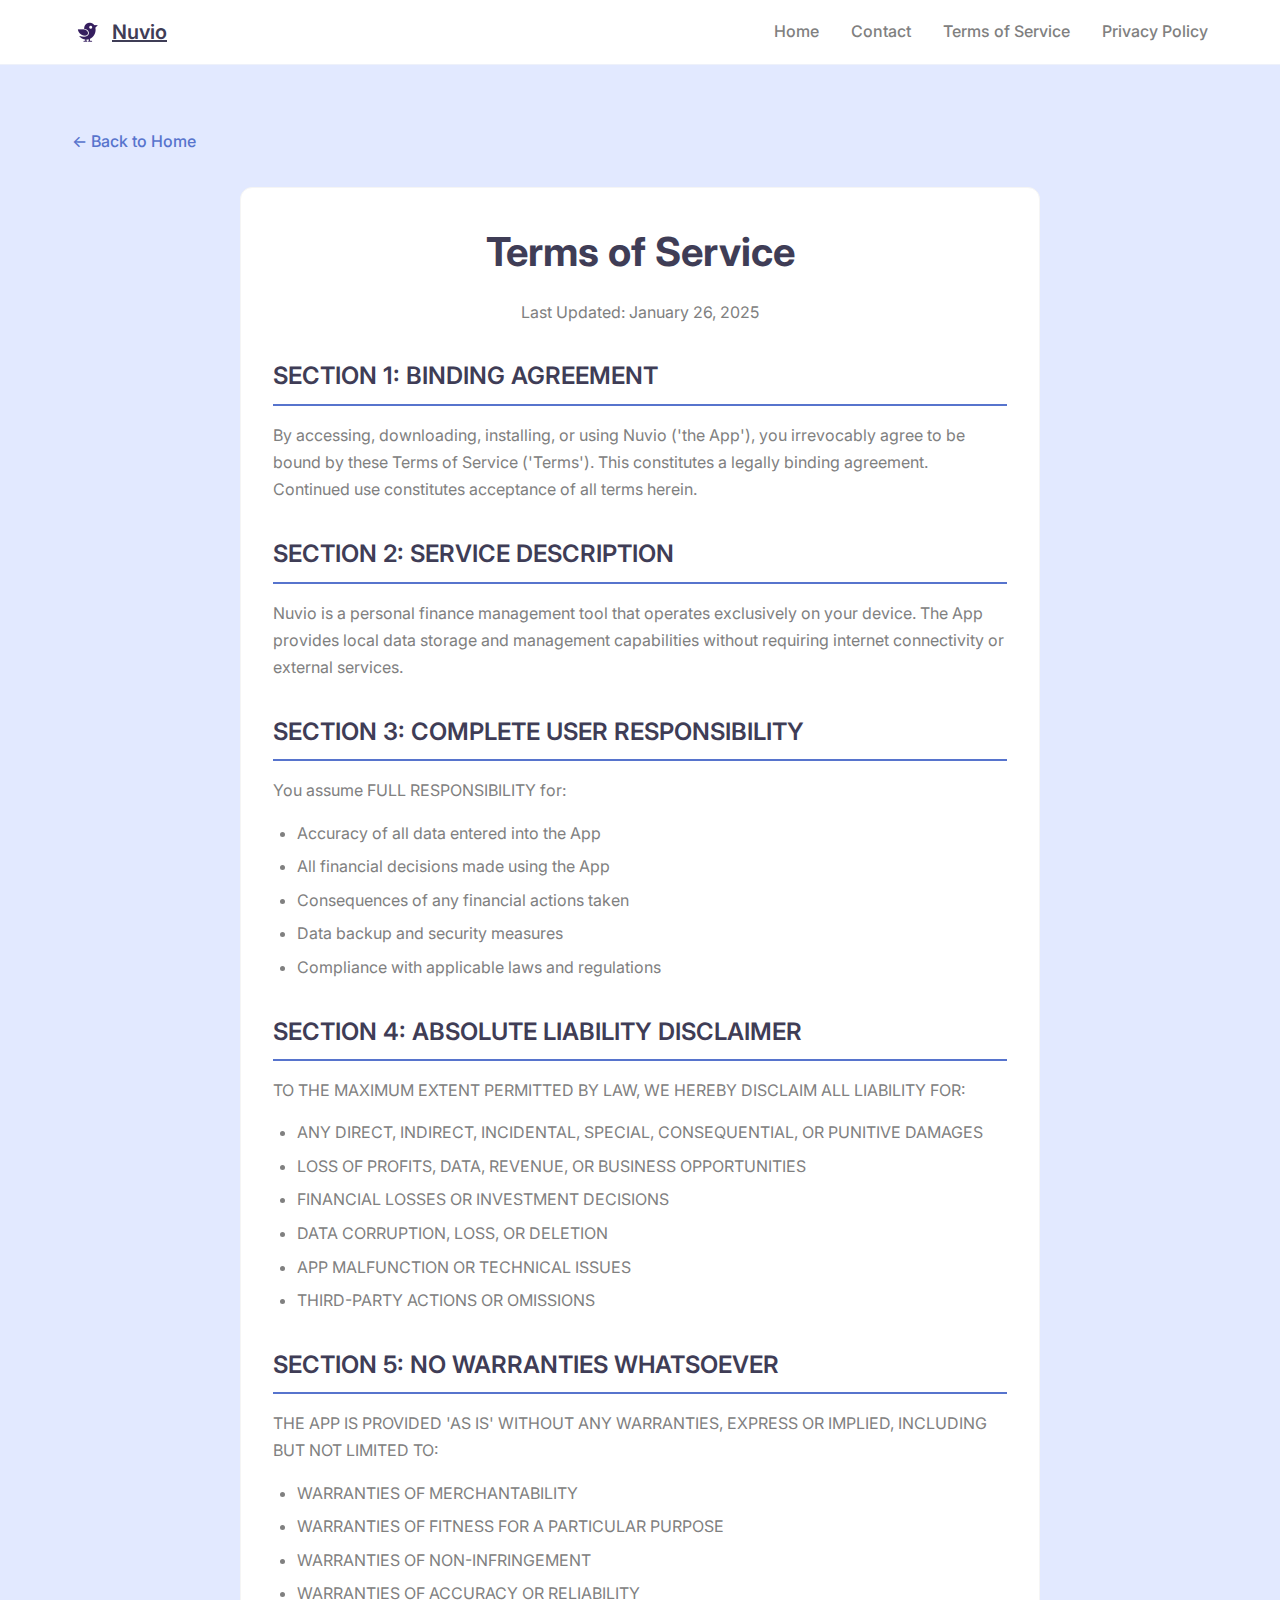
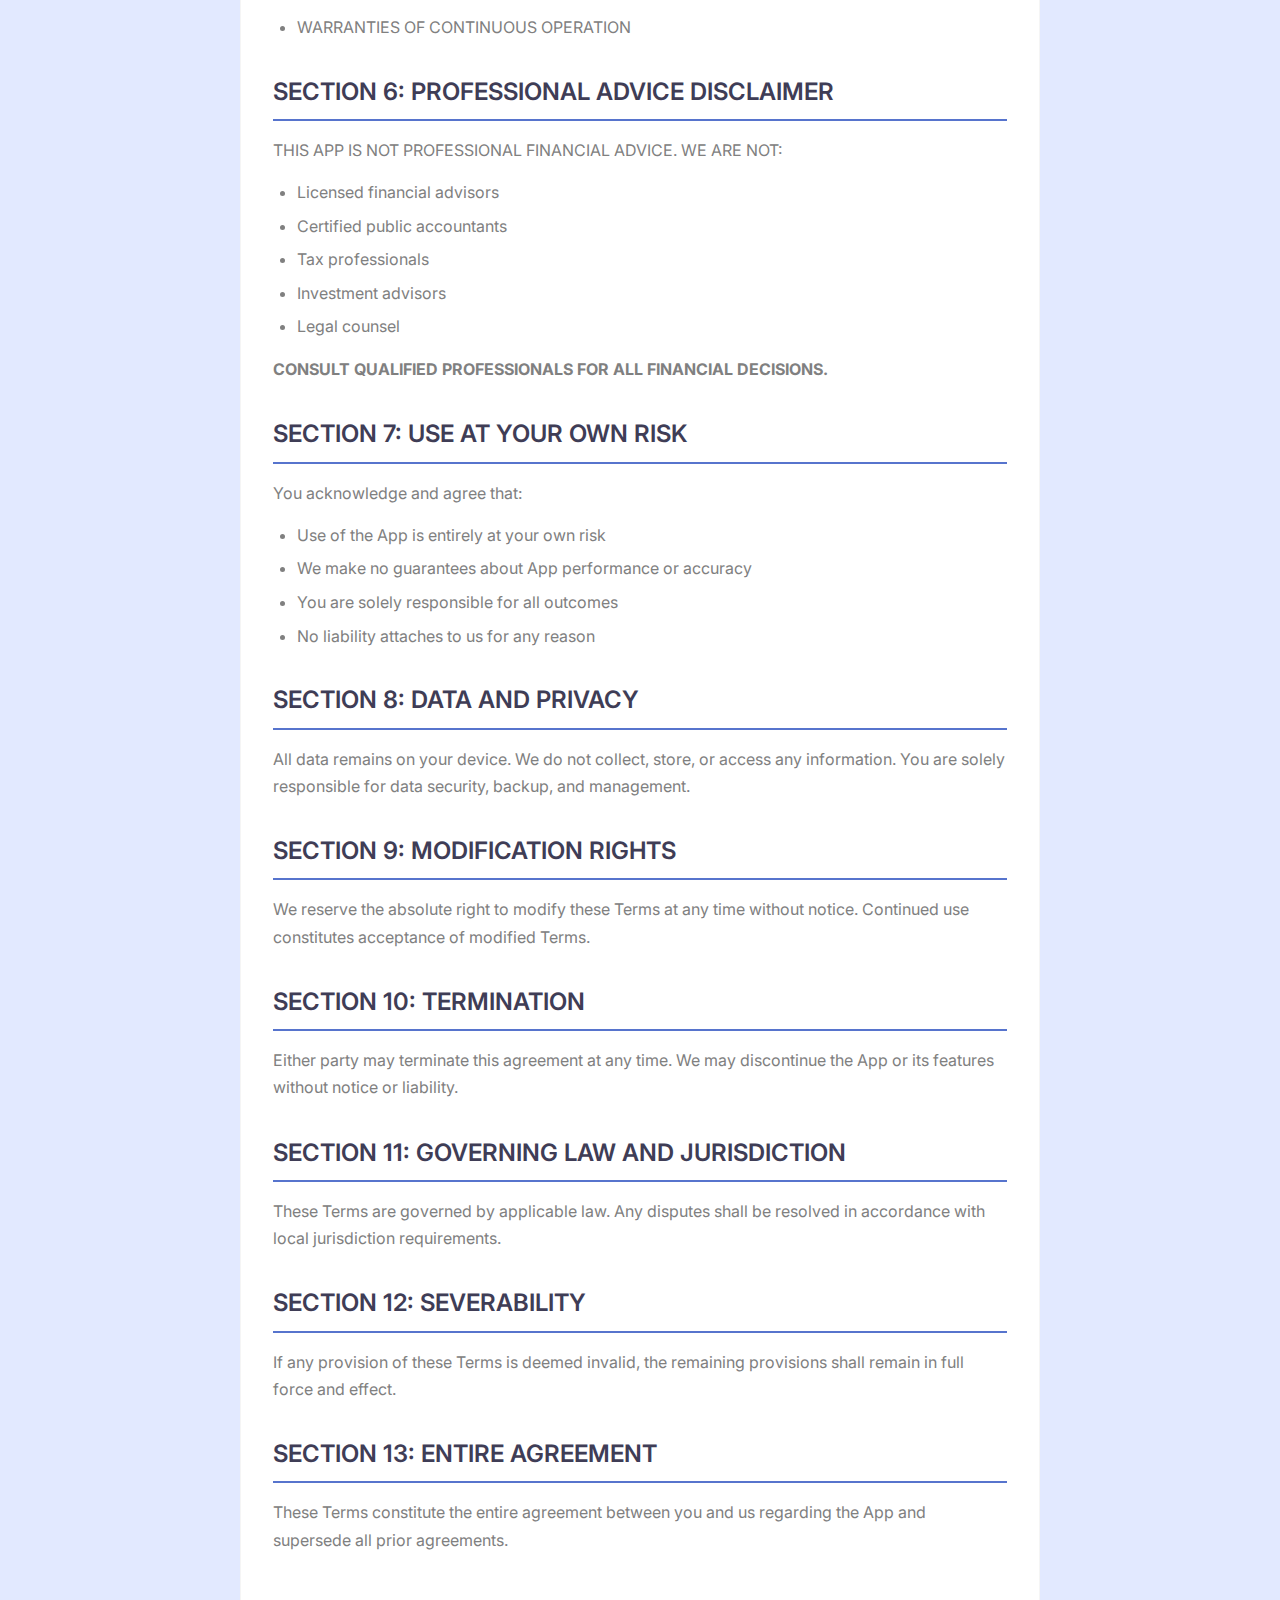
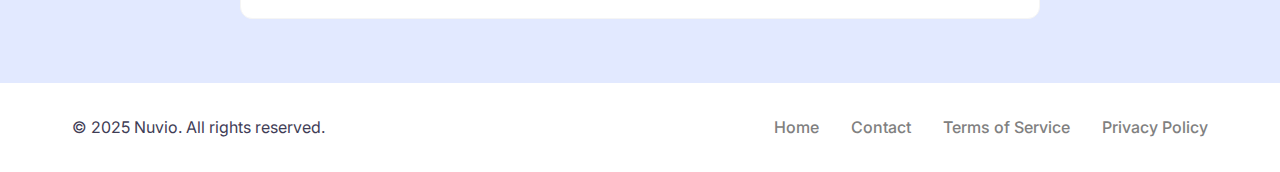
<file: terms.html>
<!DOCTYPE html>
<html lang="en">
<head>
    <meta charset="UTF-8">
    <meta name="viewport" content="width=device-width, initial-scale=1.0">
    <title>Terms of Service - Nuvion</title>
    <link rel="stylesheet" href="styles.css">
    <link href="https://fonts.googleapis.com/css2?family=Inter:wght@400;500;600;700&display=swap" rel="stylesheet">
</head>
<body>
    <header class="header">
        <div class="container">
            <a href="index.html" class="logo">
                <img src="assets/No background bird.png" alt="Nuvio Logo">
                <span>Nuvio</span>
            </a>
            <nav class="nav">
                <a href="index.html">Home</a>
                <a href="contact.html">Contact</a>
                <a href="terms.html">Terms of Service</a>
                <a href="privacy.html">Privacy Policy</a>
            </nav>
        </div>
    </header>

    <main class="legal-page" style="background: var(--bg-secondary);">
        <div class="container">
            <a href="index.html" class="back-link">
                ← Back to Home
            </a>
            
            <div class="legal-content">
                <h1 class="legal-title">Terms of Service</h1>
                <p class="legal-subtitle">Last Updated: January 26, 2025</p>
                
                <div class="legal-section">
                    <h2>SECTION 1: BINDING AGREEMENT</h2>
                    <p>By accessing, downloading, installing, or using Nuvio ('the App'), you irrevocably agree to be bound by these Terms of Service ('Terms'). This constitutes a legally binding agreement. Continued use constitutes acceptance of all terms herein.</p>
                </div>

                <div class="legal-section">
                    <h2>SECTION 2: SERVICE DESCRIPTION</h2>
                    <p>Nuvio is a personal finance management tool that operates exclusively on your device. The App provides local data storage and management capabilities without requiring internet connectivity or external services.</p>
                </div>

                <div class="legal-section">
                    <h2>SECTION 3: COMPLETE USER RESPONSIBILITY</h2>
                    <p>You assume FULL RESPONSIBILITY for:</p>
                    <ul>
                        <li>Accuracy of all data entered into the App</li>
                        <li>All financial decisions made using the App</li>
                        <li>Consequences of any financial actions taken</li>
                        <li>Data backup and security measures</li>
                        <li>Compliance with applicable laws and regulations</li>
                    </ul>
                </div>

                <div class="legal-section">
                    <h2>SECTION 4: ABSOLUTE LIABILITY DISCLAIMER</h2>
                    <p>TO THE MAXIMUM EXTENT PERMITTED BY LAW, WE HEREBY DISCLAIM ALL LIABILITY FOR:</p>
                    <ul>
                        <li>ANY DIRECT, INDIRECT, INCIDENTAL, SPECIAL, CONSEQUENTIAL, OR PUNITIVE DAMAGES</li>
                        <li>LOSS OF PROFITS, DATA, REVENUE, OR BUSINESS OPPORTUNITIES</li>
                        <li>FINANCIAL LOSSES OR INVESTMENT DECISIONS</li>
                        <li>DATA CORRUPTION, LOSS, OR DELETION</li>
                        <li>APP MALFUNCTION OR TECHNICAL ISSUES</li>
                        <li>THIRD-PARTY ACTIONS OR OMISSIONS</li>
                    </ul>
                </div>

                <div class="legal-section">
                    <h2>SECTION 5: NO WARRANTIES WHATSOEVER</h2>
                    <p>THE APP IS PROVIDED 'AS IS' WITHOUT ANY WARRANTIES, EXPRESS OR IMPLIED, INCLUDING BUT NOT LIMITED TO:</p>
                    <ul>
                        <li>WARRANTIES OF MERCHANTABILITY</li>
                        <li>WARRANTIES OF FITNESS FOR A PARTICULAR PURPOSE</li>
                        <li>WARRANTIES OF NON-INFRINGEMENT</li>
                        <li>WARRANTIES OF ACCURACY OR RELIABILITY</li>
                        <li>WARRANTIES OF CONTINUOUS OPERATION</li>
                    </ul>
                </div>

                <div class="legal-section">
                    <h2>SECTION 6: PROFESSIONAL ADVICE DISCLAIMER</h2>
                    <p>THIS APP IS NOT PROFESSIONAL FINANCIAL ADVICE. WE ARE NOT:</p>
                    <ul>
                        <li>Licensed financial advisors</li>
                        <li>Certified public accountants</li>
                        <li>Tax professionals</li>
                        <li>Investment advisors</li>
                        <li>Legal counsel</li>
                    </ul>
                    <p><strong>CONSULT QUALIFIED PROFESSIONALS FOR ALL FINANCIAL DECISIONS.</strong></p>
                </div>

                <div class="legal-section">
                    <h2>SECTION 7: USE AT YOUR OWN RISK</h2>
                    <p>You acknowledge and agree that:</p>
                    <ul>
                        <li>Use of the App is entirely at your own risk</li>
                        <li>We make no guarantees about App performance or accuracy</li>
                        <li>You are solely responsible for all outcomes</li>
                        <li>No liability attaches to us for any reason</li>
                    </ul>
                </div>

                <div class="legal-section">
                    <h2>SECTION 8: DATA AND PRIVACY</h2>
                    <p>All data remains on your device. We do not collect, store, or access any information. You are solely responsible for data security, backup, and management.</p>
                </div>

                <div class="legal-section">
                    <h2>SECTION 9: MODIFICATION RIGHTS</h2>
                    <p>We reserve the absolute right to modify these Terms at any time without notice. Continued use constitutes acceptance of modified Terms.</p>
                </div>

                <div class="legal-section">
                    <h2>SECTION 10: TERMINATION</h2>
                    <p>Either party may terminate this agreement at any time. We may discontinue the App or its features without notice or liability.</p>
                </div>

                <div class="legal-section">
                    <h2>SECTION 11: GOVERNING LAW AND JURISDICTION</h2>
                    <p>These Terms are governed by applicable law. Any disputes shall be resolved in accordance with local jurisdiction requirements.</p>
                </div>

                <div class="legal-section">
                    <h2>SECTION 12: SEVERABILITY</h2>
                    <p>If any provision of these Terms is deemed invalid, the remaining provisions shall remain in full force and effect.</p>
                </div>

                <div class="legal-section">
                    <h2>SECTION 13: ENTIRE AGREEMENT</h2>
                    <p>These Terms constitute the entire agreement between you and us regarding the App and supersede all prior agreements.</p>
                </div>
            </div>
        </div>
    </main>

    <footer class="footer">
        <div class="container">
            <p>&copy; 2025 Nuvio. All rights reserved.</p>
            <div class="footer-links">
                <a href="index.html">Home</a>
                <a href="contact.html">Contact</a>
                <a href="terms.html">Terms of Service</a>
                <a href="privacy.html">Privacy Policy</a>
            </div>
        </div>
    </footer>
</body>
</html>
</file>
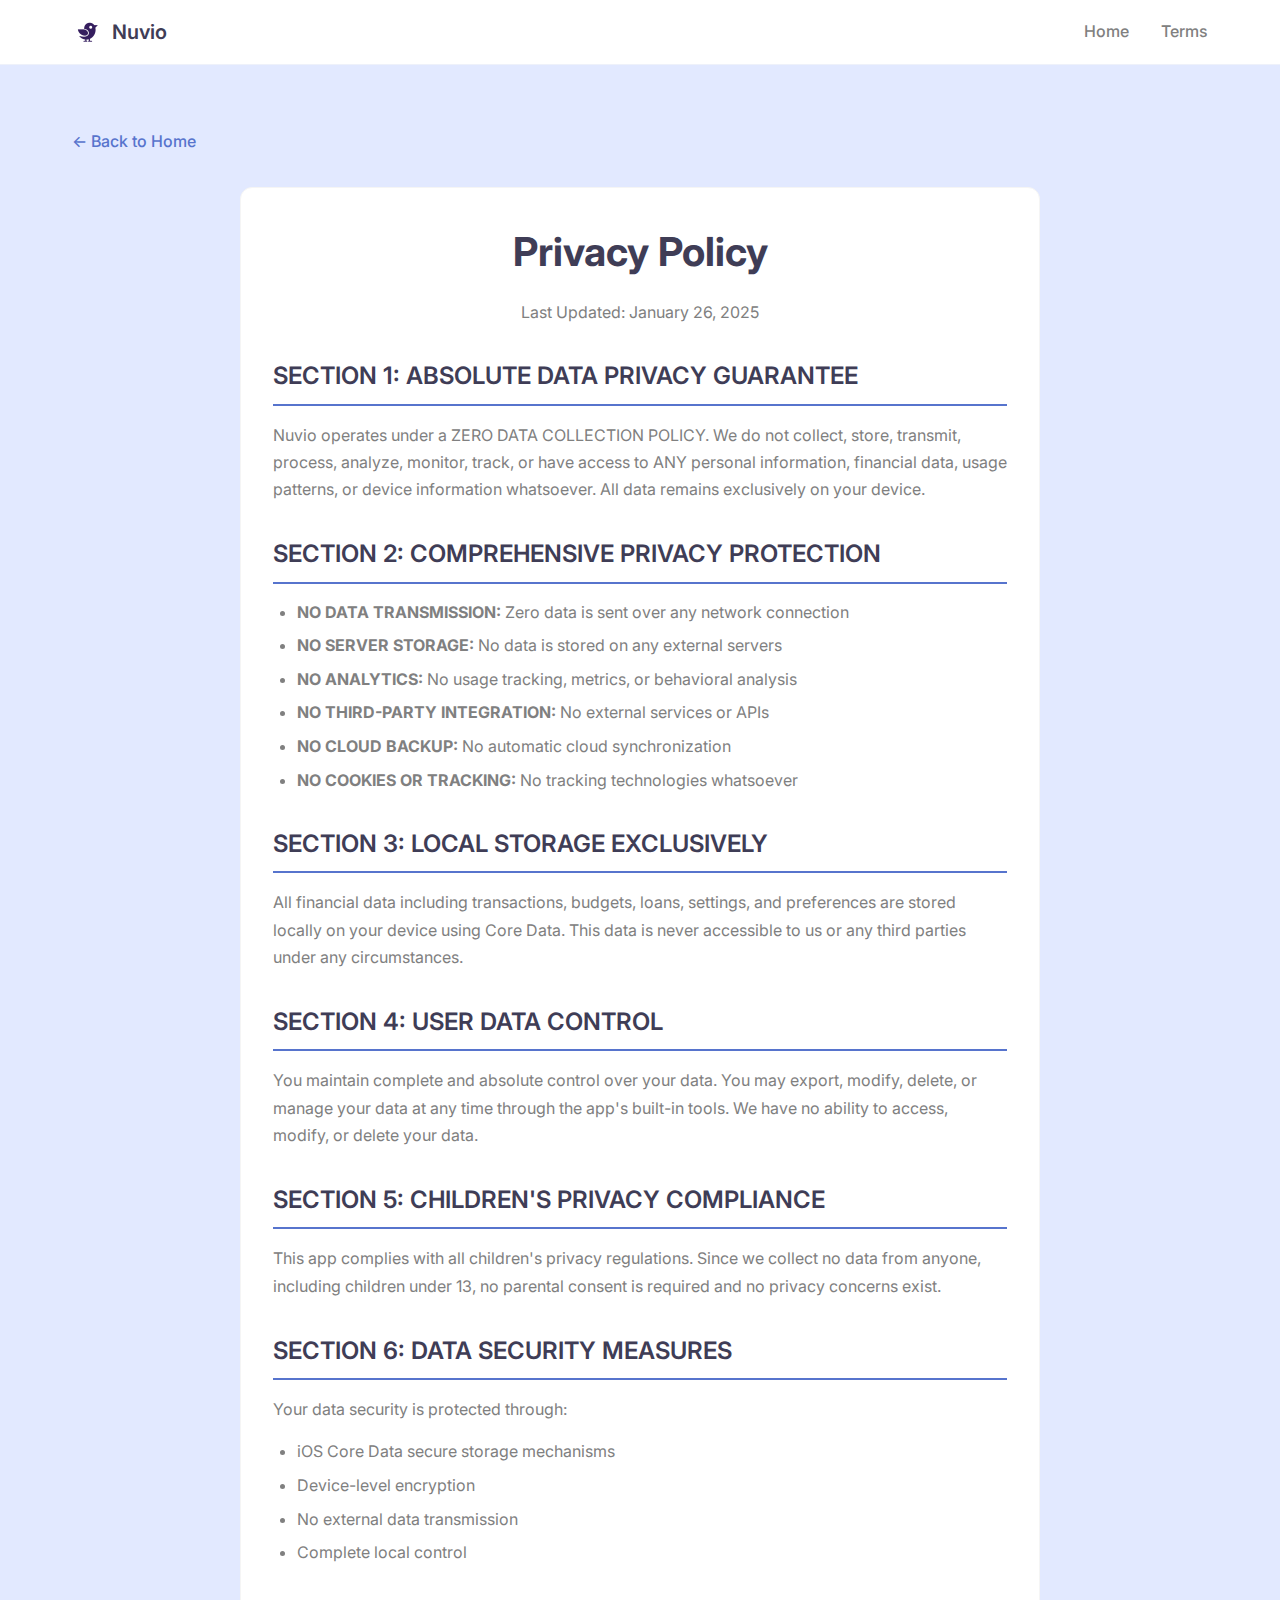
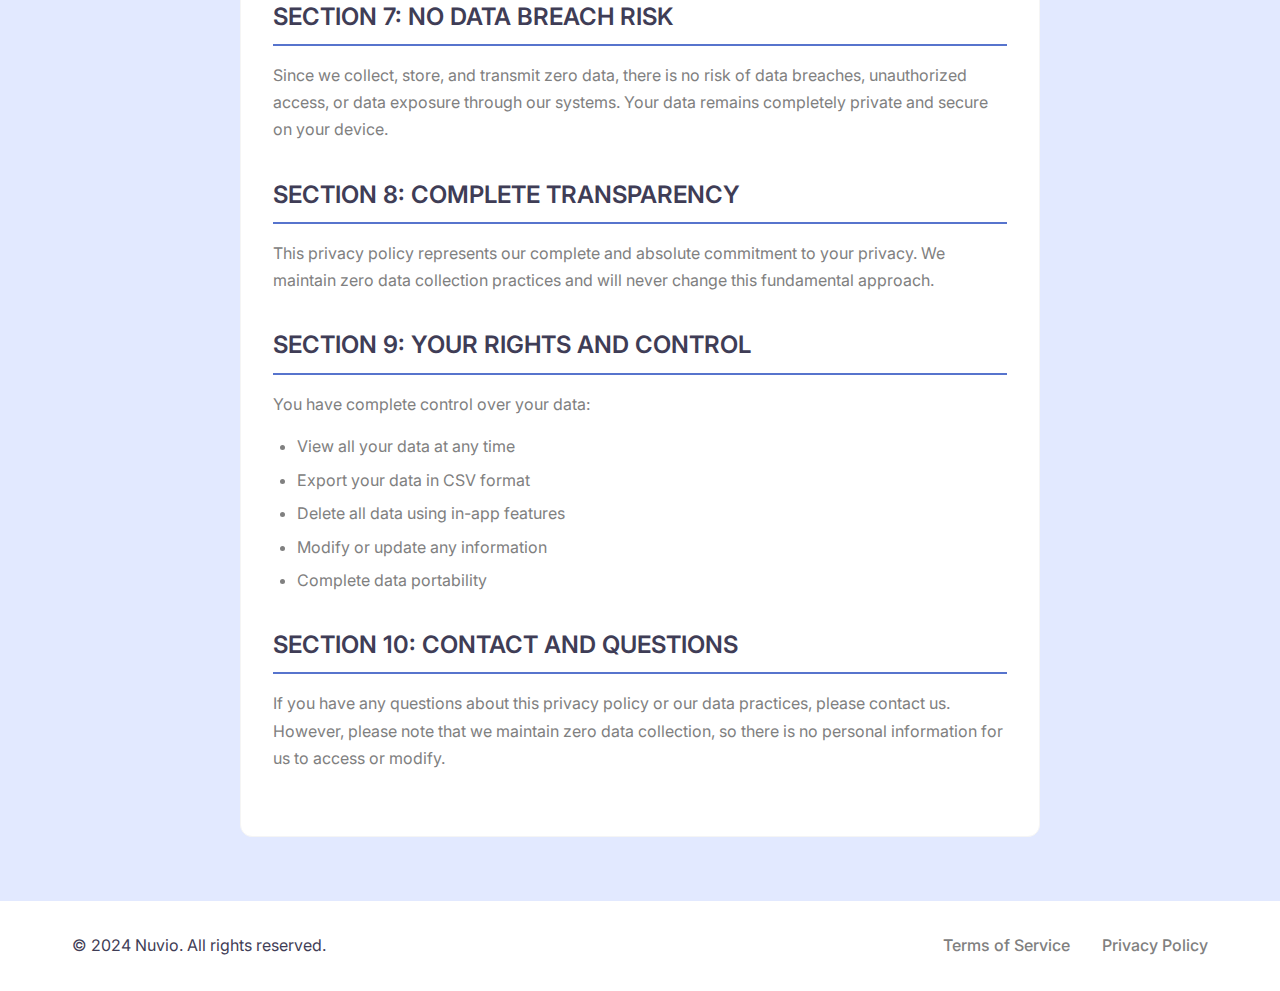
<file: Nuvio - website/privacy.html>
<!DOCTYPE html>
<html lang="en">
<head>
    <meta charset="UTF-8">
    <meta name="viewport" content="width=device-width, initial-scale=1.0">
    <title>Privacy Policy - Nuvio</title>
    <link rel="stylesheet" href="styles.css">
    <link href="https://fonts.googleapis.com/css2?family=Inter:wght@400;500;600;700&display=swap" rel="stylesheet">
</head>
<body>
    <header class="header">
        <div class="container">
            <div class="logo">
                <img src="assets/No background bird.png" alt="Nuvio Logo">
                <span>Nuvio</span>
            </div>
            <nav class="nav">
                <a href="index.html">Home</a>
                <a href="terms.html">Terms</a>
            </nav>
        </div>
    </header>

    <main class="legal-page" style="background: var(--bg-secondary);">
        <div class="container">
            <a href="index.html" class="back-link">
                ← Back to Home
            </a>
            
            <div class="legal-content">
                <h1 class="legal-title">Privacy Policy</h1>
                <p class="legal-subtitle">Last Updated: January 26, 2025</p>
                
                <div class="legal-section">
                    <h2>SECTION 1: ABSOLUTE DATA PRIVACY GUARANTEE</h2>
                    <p>Nuvio operates under a ZERO DATA COLLECTION POLICY. We do not collect, store, transmit, process, analyze, monitor, track, or have access to ANY personal information, financial data, usage patterns, or device information whatsoever. All data remains exclusively on your device.</p>
                </div>

                <div class="legal-section">
                    <h2>SECTION 2: COMPREHENSIVE PRIVACY PROTECTION</h2>
                    <ul>
                        <li><strong>NO DATA TRANSMISSION:</strong> Zero data is sent over any network connection</li>
                        <li><strong>NO SERVER STORAGE:</strong> No data is stored on any external servers</li>
                        <li><strong>NO ANALYTICS:</strong> No usage tracking, metrics, or behavioral analysis</li>
                        <li><strong>NO THIRD-PARTY INTEGRATION:</strong> No external services or APIs</li>
                        <li><strong>NO CLOUD BACKUP:</strong> No automatic cloud synchronization</li>
                        <li><strong>NO COOKIES OR TRACKING:</strong> No tracking technologies whatsoever</li>
                    </ul>
                </div>

                <div class="legal-section">
                    <h2>SECTION 3: LOCAL STORAGE EXCLUSIVELY</h2>
                    <p>All financial data including transactions, budgets, loans, settings, and preferences are stored locally on your device using Core Data. This data is never accessible to us or any third parties under any circumstances.</p>
                </div>

                <div class="legal-section">
                    <h2>SECTION 4: USER DATA CONTROL</h2>
                    <p>You maintain complete and absolute control over your data. You may export, modify, delete, or manage your data at any time through the app's built-in tools. We have no ability to access, modify, or delete your data.</p>
                </div>

                <div class="legal-section">
                    <h2>SECTION 5: CHILDREN'S PRIVACY COMPLIANCE</h2>
                    <p>This app complies with all children's privacy regulations. Since we collect no data from anyone, including children under 13, no parental consent is required and no privacy concerns exist.</p>
                </div>

                <div class="legal-section">
                    <h2>SECTION 6: DATA SECURITY MEASURES</h2>
                    <p>Your data security is protected through:</p>
                    <ul>
                        <li>iOS Core Data secure storage mechanisms</li>
                        <li>Device-level encryption</li>
                        <li>No external data transmission</li>
                        <li>Complete local control</li>
                    </ul>
                </div>

                <div class="legal-section">
                    <h2>SECTION 7: NO DATA BREACH RISK</h2>
                    <p>Since we collect, store, and transmit zero data, there is no risk of data breaches, unauthorized access, or data exposure through our systems. Your data remains completely private and secure on your device.</p>
                </div>

                <div class="legal-section">
                    <h2>SECTION 8: COMPLETE TRANSPARENCY</h2>
                    <p>This privacy policy represents our complete and absolute commitment to your privacy. We maintain zero data collection practices and will never change this fundamental approach.</p>
                </div>

                <div class="legal-section">
                    <h2>SECTION 9: YOUR RIGHTS AND CONTROL</h2>
                    <p>You have complete control over your data:</p>
                    <ul>
                        <li>View all your data at any time</li>
                        <li>Export your data in CSV format</li>
                        <li>Delete all data using in-app features</li>
                        <li>Modify or update any information</li>
                        <li>Complete data portability</li>
                    </ul>
                </div>

                <div class="legal-section">
                    <h2>SECTION 10: CONTACT AND QUESTIONS</h2>
                    <p>If you have any questions about this privacy policy or our data practices, please contact us. However, please note that we maintain zero data collection, so there is no personal information for us to access or modify.</p>
                </div>
            </div>
        </div>
    </main>

    <footer class="footer">
        <div class="container">
            <p>&copy; 2024 Nuvio. All rights reserved.</p>
            <div class="footer-links">
                <a href="terms.html">Terms of Service</a>
                <a href="privacy.html">Privacy Policy</a>
            </div>
        </div>
    </footer>
</body>
</html>
</file>
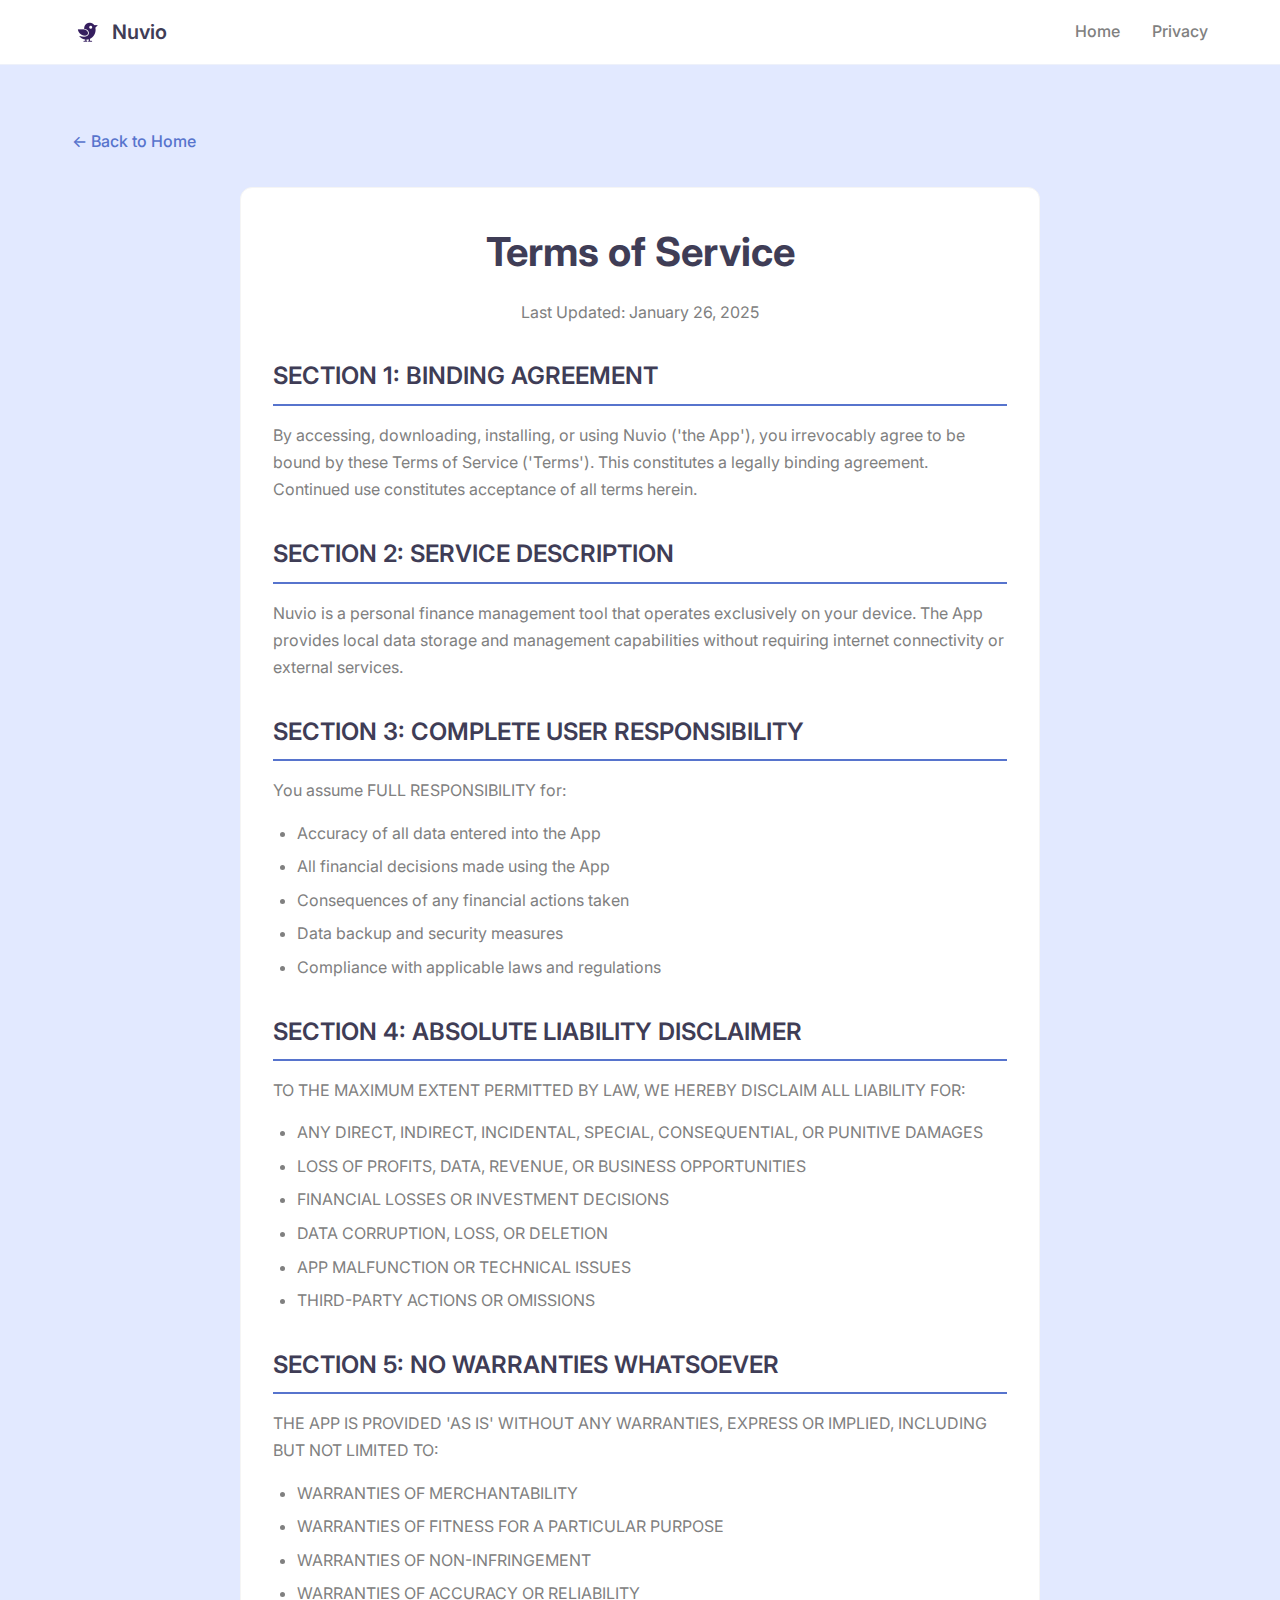
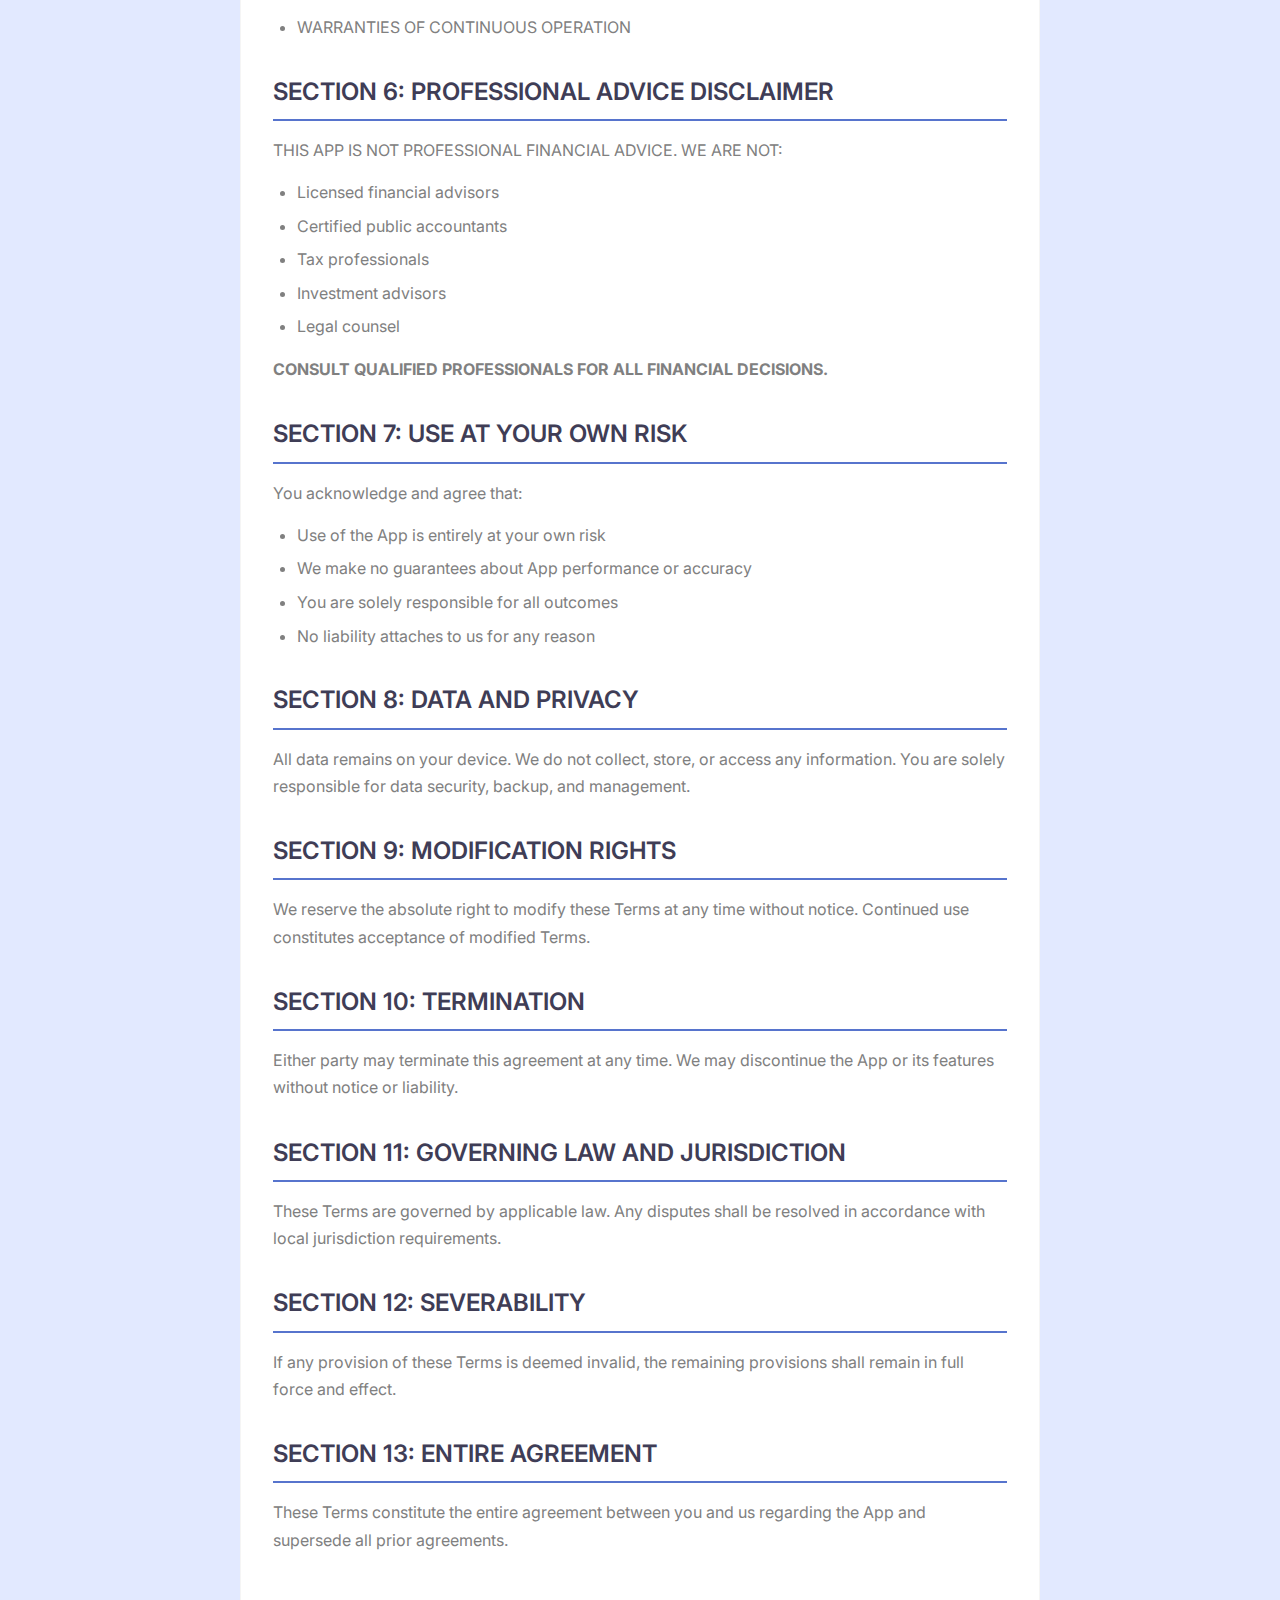
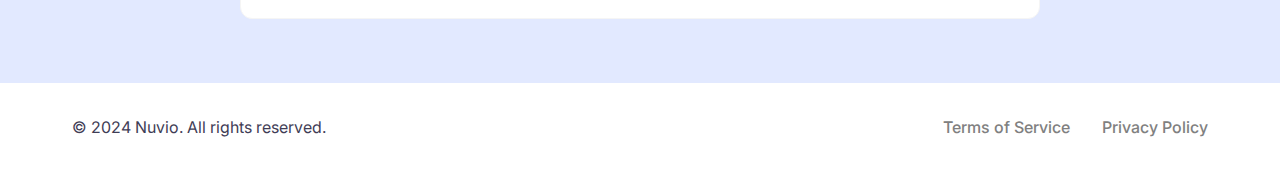
<file: Nuvio - website/terms.html>
<!DOCTYPE html>
<html lang="en">
<head>
    <meta charset="UTF-8">
    <meta name="viewport" content="width=device-width, initial-scale=1.0">
    <title>Terms of Service - Nuvio</title>
    <link rel="stylesheet" href="styles.css">
    <link href="https://fonts.googleapis.com/css2?family=Inter:wght@400;500;600;700&display=swap" rel="stylesheet">
</head>
<body>
    <header class="header">
        <div class="container">
            <div class="logo">
                <img src="assets/No background bird.png" alt="Nuvio Logo">
                <span>Nuvio</span>
            </div>
            <nav class="nav">
                <a href="index.html">Home</a>
                <a href="privacy.html">Privacy</a>
            </nav>
        </div>
    </header>

    <main class="legal-page" style="background: var(--bg-secondary);">
        <div class="container">
            <a href="index.html" class="back-link">
                ← Back to Home
            </a>
            
            <div class="legal-content">
                <h1 class="legal-title">Terms of Service</h1>
                <p class="legal-subtitle">Last Updated: January 26, 2025</p>
                
                <div class="legal-section">
                    <h2>SECTION 1: BINDING AGREEMENT</h2>
                    <p>By accessing, downloading, installing, or using Nuvio ('the App'), you irrevocably agree to be bound by these Terms of Service ('Terms'). This constitutes a legally binding agreement. Continued use constitutes acceptance of all terms herein.</p>
                </div>

                <div class="legal-section">
                    <h2>SECTION 2: SERVICE DESCRIPTION</h2>
                    <p>Nuvio is a personal finance management tool that operates exclusively on your device. The App provides local data storage and management capabilities without requiring internet connectivity or external services.</p>
                </div>

                <div class="legal-section">
                    <h2>SECTION 3: COMPLETE USER RESPONSIBILITY</h2>
                    <p>You assume FULL RESPONSIBILITY for:</p>
                    <ul>
                        <li>Accuracy of all data entered into the App</li>
                        <li>All financial decisions made using the App</li>
                        <li>Consequences of any financial actions taken</li>
                        <li>Data backup and security measures</li>
                        <li>Compliance with applicable laws and regulations</li>
                    </ul>
                </div>

                <div class="legal-section">
                    <h2>SECTION 4: ABSOLUTE LIABILITY DISCLAIMER</h2>
                    <p>TO THE MAXIMUM EXTENT PERMITTED BY LAW, WE HEREBY DISCLAIM ALL LIABILITY FOR:</p>
                    <ul>
                        <li>ANY DIRECT, INDIRECT, INCIDENTAL, SPECIAL, CONSEQUENTIAL, OR PUNITIVE DAMAGES</li>
                        <li>LOSS OF PROFITS, DATA, REVENUE, OR BUSINESS OPPORTUNITIES</li>
                        <li>FINANCIAL LOSSES OR INVESTMENT DECISIONS</li>
                        <li>DATA CORRUPTION, LOSS, OR DELETION</li>
                        <li>APP MALFUNCTION OR TECHNICAL ISSUES</li>
                        <li>THIRD-PARTY ACTIONS OR OMISSIONS</li>
                    </ul>
                </div>

                <div class="legal-section">
                    <h2>SECTION 5: NO WARRANTIES WHATSOEVER</h2>
                    <p>THE APP IS PROVIDED 'AS IS' WITHOUT ANY WARRANTIES, EXPRESS OR IMPLIED, INCLUDING BUT NOT LIMITED TO:</p>
                    <ul>
                        <li>WARRANTIES OF MERCHANTABILITY</li>
                        <li>WARRANTIES OF FITNESS FOR A PARTICULAR PURPOSE</li>
                        <li>WARRANTIES OF NON-INFRINGEMENT</li>
                        <li>WARRANTIES OF ACCURACY OR RELIABILITY</li>
                        <li>WARRANTIES OF CONTINUOUS OPERATION</li>
                    </ul>
                </div>

                <div class="legal-section">
                    <h2>SECTION 6: PROFESSIONAL ADVICE DISCLAIMER</h2>
                    <p>THIS APP IS NOT PROFESSIONAL FINANCIAL ADVICE. WE ARE NOT:</p>
                    <ul>
                        <li>Licensed financial advisors</li>
                        <li>Certified public accountants</li>
                        <li>Tax professionals</li>
                        <li>Investment advisors</li>
                        <li>Legal counsel</li>
                    </ul>
                    <p><strong>CONSULT QUALIFIED PROFESSIONALS FOR ALL FINANCIAL DECISIONS.</strong></p>
                </div>

                <div class="legal-section">
                    <h2>SECTION 7: USE AT YOUR OWN RISK</h2>
                    <p>You acknowledge and agree that:</p>
                    <ul>
                        <li>Use of the App is entirely at your own risk</li>
                        <li>We make no guarantees about App performance or accuracy</li>
                        <li>You are solely responsible for all outcomes</li>
                        <li>No liability attaches to us for any reason</li>
                    </ul>
                </div>

                <div class="legal-section">
                    <h2>SECTION 8: DATA AND PRIVACY</h2>
                    <p>All data remains on your device. We do not collect, store, or access any information. You are solely responsible for data security, backup, and management.</p>
                </div>

                <div class="legal-section">
                    <h2>SECTION 9: MODIFICATION RIGHTS</h2>
                    <p>We reserve the absolute right to modify these Terms at any time without notice. Continued use constitutes acceptance of modified Terms.</p>
                </div>

                <div class="legal-section">
                    <h2>SECTION 10: TERMINATION</h2>
                    <p>Either party may terminate this agreement at any time. We may discontinue the App or its features without notice or liability.</p>
                </div>

                <div class="legal-section">
                    <h2>SECTION 11: GOVERNING LAW AND JURISDICTION</h2>
                    <p>These Terms are governed by applicable law. Any disputes shall be resolved in accordance with local jurisdiction requirements.</p>
                </div>

                <div class="legal-section">
                    <h2>SECTION 12: SEVERABILITY</h2>
                    <p>If any provision of these Terms is deemed invalid, the remaining provisions shall remain in full force and effect.</p>
                </div>

                <div class="legal-section">
                    <h2>SECTION 13: ENTIRE AGREEMENT</h2>
                    <p>These Terms constitute the entire agreement between you and us regarding the App and supersede all prior agreements.</p>
                </div>
            </div>
        </div>
    </main>

    <footer class="footer">
        <div class="container">
            <p>&copy; 2024 Nuvio. All rights reserved.</p>
            <div class="footer-links">
                <a href="terms.html">Terms of Service</a>
                <a href="privacy.html">Privacy Policy</a>
            </div>
        </div>
    </footer>
</body>
</html>
</file>
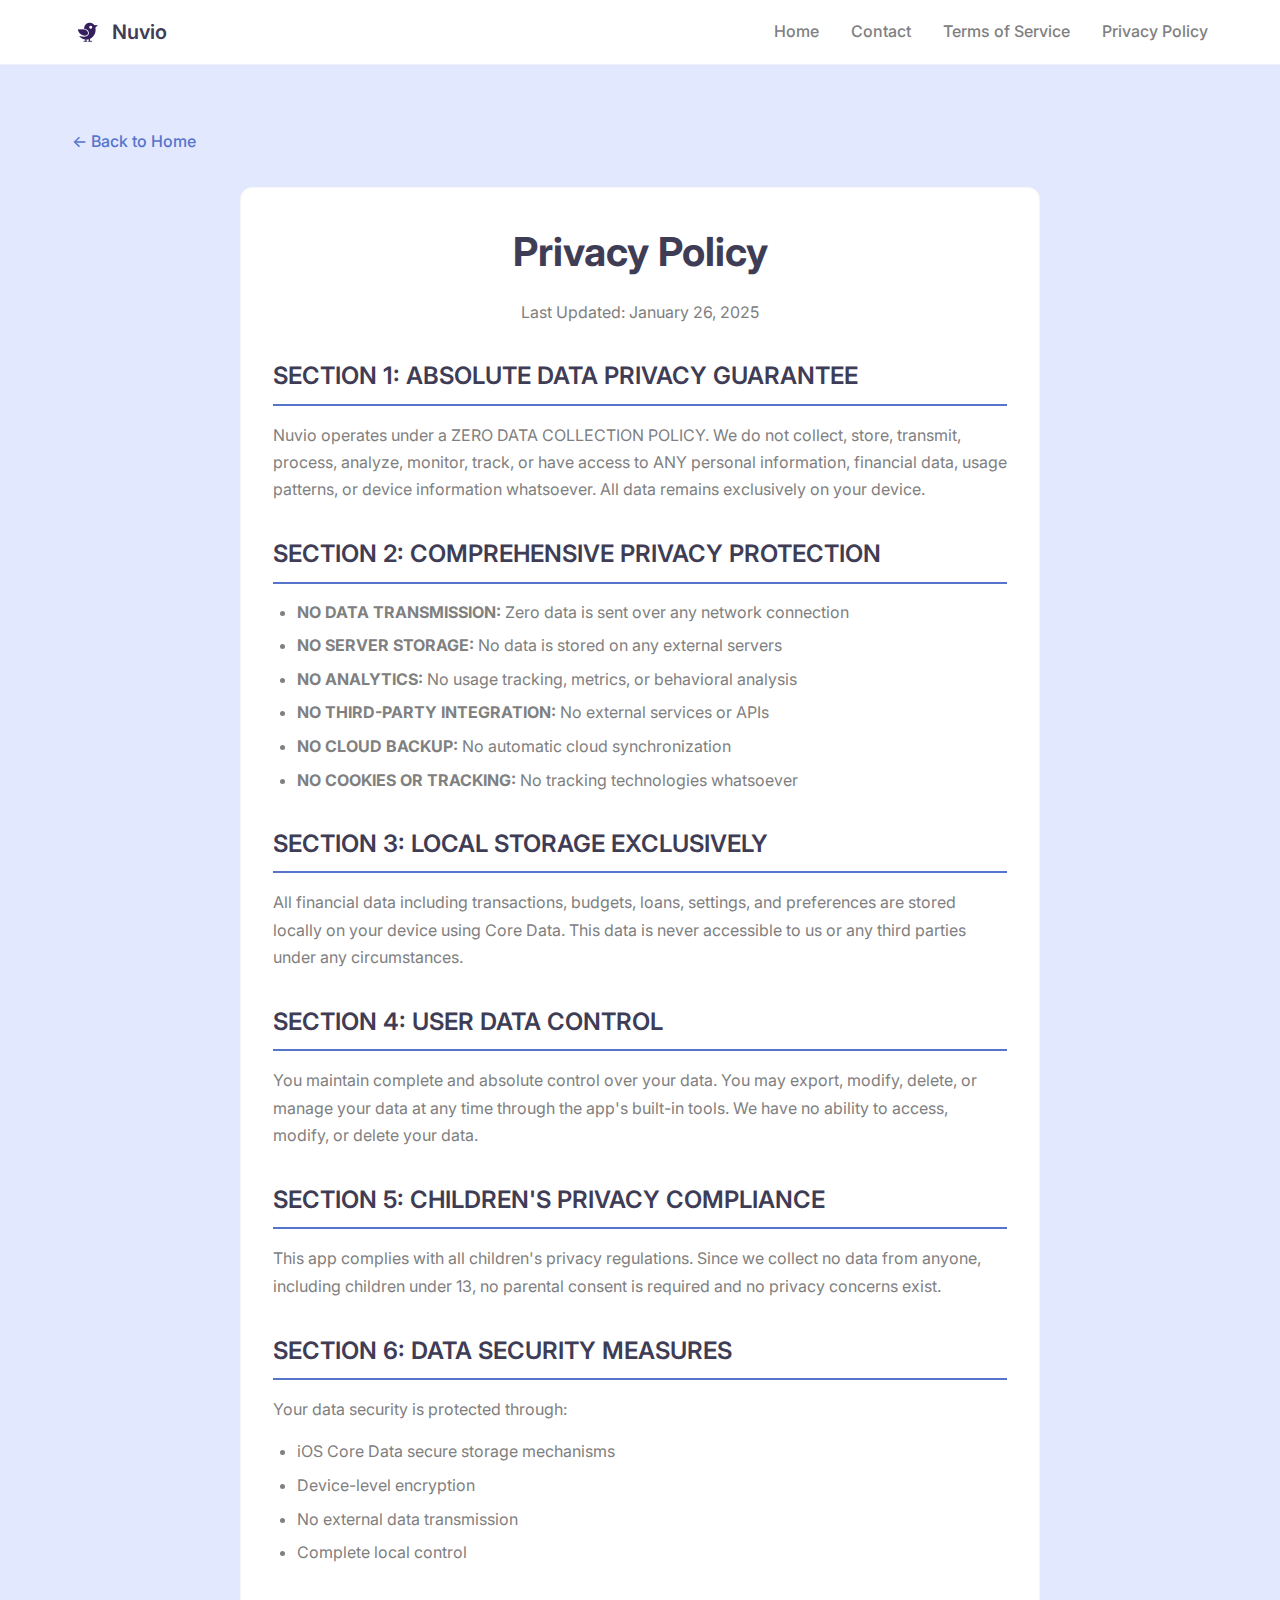
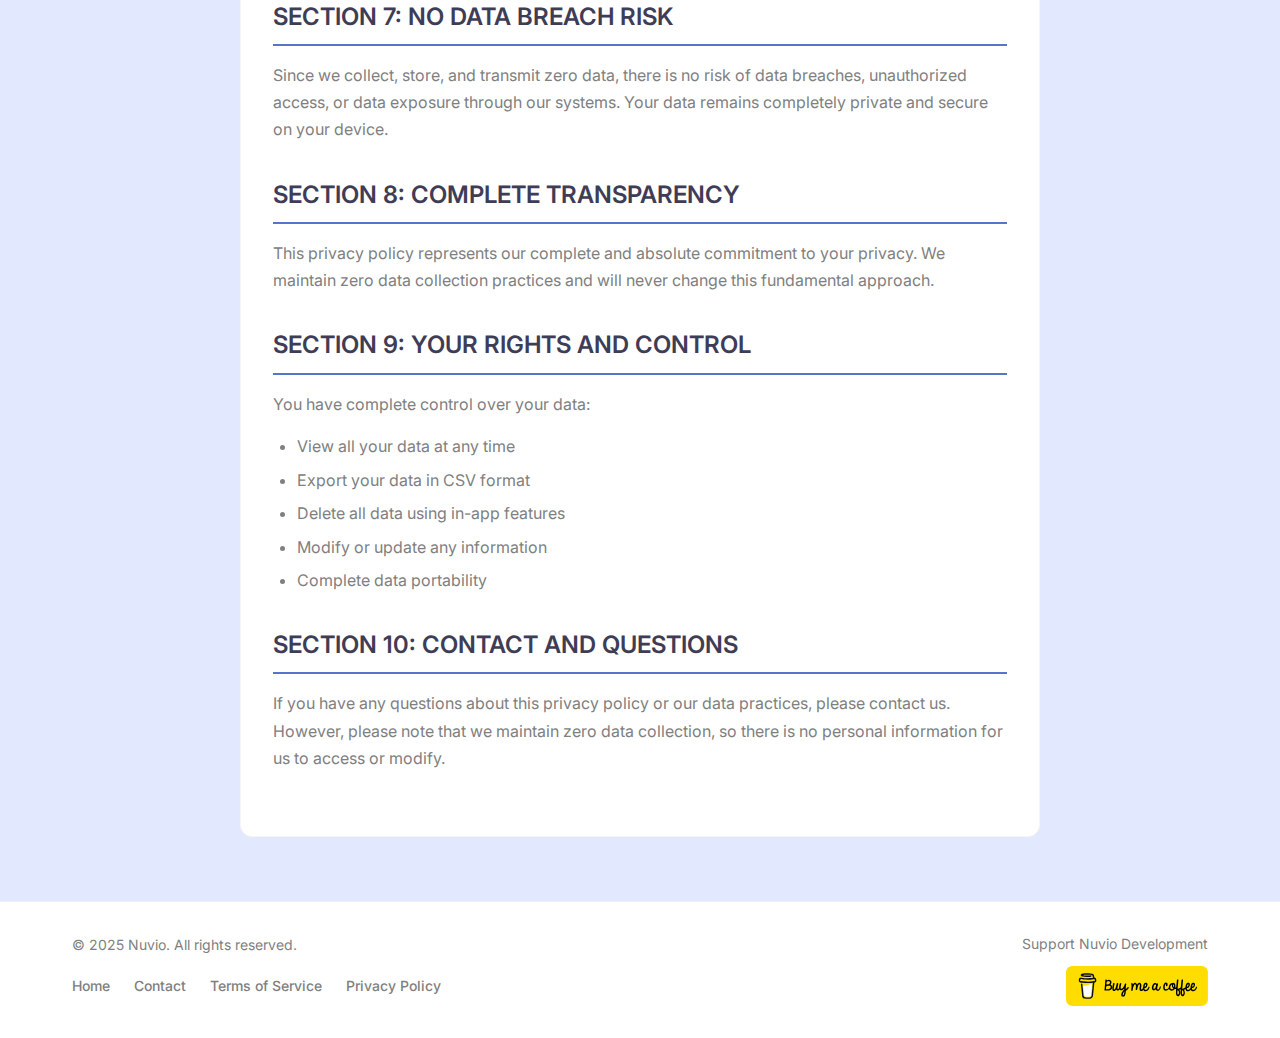
<file: src/html/privacy.html>
<!DOCTYPE html>
<html lang="en">
<head>
    <meta charset="UTF-8">
    <meta name="viewport" content="width=device-width, initial-scale=1.0">
    
    <!-- Primary Meta Tags -->
    <title>Nuvio - Money Manager</title>
    <meta name="title" content="Nuvio - Money Manager">
    <meta name="description" content="Privacy Policy for Nuvio Money Manager. Zero data collection - your financial data stays private on your device.">
    
    <!-- Open Graph / Facebook -->
    <meta property="og:type" content="website">
    <meta property="og:url" content="https://nuvio.app/privacy.html">
    <meta property="og:title" content="Privacy Policy - Nuvio Money Manager">
    <meta property="og:description" content="Privacy Policy for Nuvio Money Manager. Zero data collection - your financial data stays private on your device.">
    <meta property="og:image" content="https://nuvio.app/assets/AppIconBird.png">

    <!-- Twitter -->
    <meta property="twitter:card" content="summary_large_image">
    <meta property="twitter:url" content="https://nuvio.app/privacy.html">
    <meta property="twitter:title" content="Privacy Policy - Nuvio Money Manager">
    <meta property="twitter:description" content="Privacy Policy for Nuvio Money Manager. Zero data collection - your financial data stays private on your device.">
    <meta property="twitter:image" content="https://nuvio.app/assets/AppIconBird.png">

    <!-- Apple Touch Icons -->
    <link rel="apple-touch-icon" sizes="180x180" href="../assets/AppIconBird.png">
    <link rel="icon" type="image/png" sizes="32x32" href="../assets/AppIconBird.png">
    <link rel="icon" type="image/png" sizes="16x16" href="../assets/AppIconBird.png">
    <link rel="manifest" href="../config/site.webmanifest">
    
    <!-- Canonical URL -->
    <link rel="canonical" href="https://nuvio.app/privacy.html">
    
    <link rel="stylesheet" href="../css/styles.css">
    <link href="https://fonts.googleapis.com/css2?family=Inter:wght@400;500;600;700&display=swap" rel="stylesheet">
</head>
<body>
    <header class="header">
        <div class="container">
            <a href="index.html" class="logo">
                <img src="../assets/No background bird.png" alt="Nuvio Logo">
                <span>Nuvio</span>
            </a>
            
            <!-- Desktop Navigation -->
            <nav class="nav desktop-nav">
                <a href="index.html">Home</a>
                <a href="contact.html">Contact</a>
                <a href="terms.html">Terms of Service</a>
                <a href="privacy.html">Privacy Policy</a>
            </nav>
            
            <!-- Mobile Menu Button -->
            <button class="mobile-menu-btn" id="mobile-menu-btn" aria-label="Toggle mobile menu">
                <span class="hamburger-line"></span>
                <span class="hamburger-line"></span>
                <span class="hamburger-line"></span>
            </button>
        </div>
        
        <!-- Mobile Navigation Overlay -->
        <nav class="mobile-nav" id="mobile-nav">
            <div class="mobile-nav-content">
                <a href="index.html" class="mobile-nav-link">Home</a>
                <a href="contact.html" class="mobile-nav-link">Contact</a>
                <a href="terms.html" class="mobile-nav-link">Terms of Service</a>
                <a href="privacy.html" class="mobile-nav-link">Privacy Policy</a>
            </div>
        </nav>
    </header>

    <main class="legal-page" style="background: var(--bg-secondary);">
        <div class="container">
            <a href="index.html" class="back-link">
                ← Back to Home
            </a>
            
            <div class="legal-content">
                <h1 class="legal-title">Privacy Policy</h1>
                <p class="legal-subtitle">Last Updated: January 26, 2025</p>
                
                <div class="legal-section">
                    <h2>SECTION 1: ABSOLUTE DATA PRIVACY GUARANTEE</h2>
                    <p>Nuvio operates under a ZERO DATA COLLECTION POLICY. We do not collect, store, transmit, process, analyze, monitor, track, or have access to ANY personal information, financial data, usage patterns, or device information whatsoever. All data remains exclusively on your device.</p>
                </div>

                <div class="legal-section">
                    <h2>SECTION 2: COMPREHENSIVE PRIVACY PROTECTION</h2>
                    <ul>
                        <li><strong>NO DATA TRANSMISSION:</strong> Zero data is sent over any network connection</li>
                        <li><strong>NO SERVER STORAGE:</strong> No data is stored on any external servers</li>
                        <li><strong>NO ANALYTICS:</strong> No usage tracking, metrics, or behavioral analysis</li>
                        <li><strong>NO THIRD-PARTY INTEGRATION:</strong> No external services or APIs</li>
                        <li><strong>NO CLOUD BACKUP:</strong> No automatic cloud synchronization</li>
                        <li><strong>NO COOKIES OR TRACKING:</strong> No tracking technologies whatsoever</li>
                    </ul>
                </div>

                <div class="legal-section">
                    <h2>SECTION 3: LOCAL STORAGE EXCLUSIVELY</h2>
                    <p>All financial data including transactions, budgets, loans, settings, and preferences are stored locally on your device using Core Data. This data is never accessible to us or any third parties under any circumstances.</p>
                </div>

                <div class="legal-section">
                    <h2>SECTION 4: USER DATA CONTROL</h2>
                    <p>You maintain complete and absolute control over your data. You may export, modify, delete, or manage your data at any time through the app's built-in tools. We have no ability to access, modify, or delete your data.</p>
                </div>

                <div class="legal-section">
                    <h2>SECTION 5: CHILDREN'S PRIVACY COMPLIANCE</h2>
                    <p>This app complies with all children's privacy regulations. Since we collect no data from anyone, including children under 13, no parental consent is required and no privacy concerns exist.</p>
                </div>

                <div class="legal-section">
                    <h2>SECTION 6: DATA SECURITY MEASURES</h2>
                    <p>Your data security is protected through:</p>
                    <ul>
                        <li>iOS Core Data secure storage mechanisms</li>
                        <li>Device-level encryption</li>
                        <li>No external data transmission</li>
                        <li>Complete local control</li>
                    </ul>
                </div>

                <div class="legal-section">
                    <h2>SECTION 7: NO DATA BREACH RISK</h2>
                    <p>Since we collect, store, and transmit zero data, there is no risk of data breaches, unauthorized access, or data exposure through our systems. Your data remains completely private and secure on your device.</p>
                </div>

                <div class="legal-section">
                    <h2>SECTION 8: COMPLETE TRANSPARENCY</h2>
                    <p>This privacy policy represents our complete and absolute commitment to your privacy. We maintain zero data collection practices and will never change this fundamental approach.</p>
                </div>

                <div class="legal-section">
                    <h2>SECTION 9: YOUR RIGHTS AND CONTROL</h2>
                    <p>You have complete control over your data:</p>
                    <ul>
                        <li>View all your data at any time</li>
                        <li>Export your data in CSV format</li>
                        <li>Delete all data using in-app features</li>
                        <li>Modify or update any information</li>
                        <li>Complete data portability</li>
                    </ul>
                </div>

                <div class="legal-section">
                    <h2>SECTION 10: CONTACT AND QUESTIONS</h2>
                    <p>If you have any questions about this privacy policy or our data practices, please contact us. However, please note that we maintain zero data collection, so there is no personal information for us to access or modify.</p>
                </div>
            </div>
        </div>
    </main>

    <footer class="footer">
        <div class="container">
            <div class="footer-content">
                <div class="footer-main">
                    <p>&copy; 2025 Nuvio. All rights reserved.</p>
                    <div class="footer-links">
                        <a href="index.html">Home</a>
                        <a href="contact.html">Contact</a>
                        <a href="terms.html">Terms of Service</a>
                        <a href="privacy.html">Privacy Policy</a>
                    </div>
                </div>
                <div class="footer-support">
                    <p>Support Nuvio Development</p>
                    <a href="https://buymeacoffee.com/nuvio" target="_blank" rel="noopener" class="support-btn-image">
                        <img src="../assets/bmc-button yallow.svg" alt="Buy me a coffee" class="bmc-button">
                    </a>
                </div>
            </div>
        </div>
    </footer>

    <script src="../js/script.js"></script>
</body>
</html>
</file>
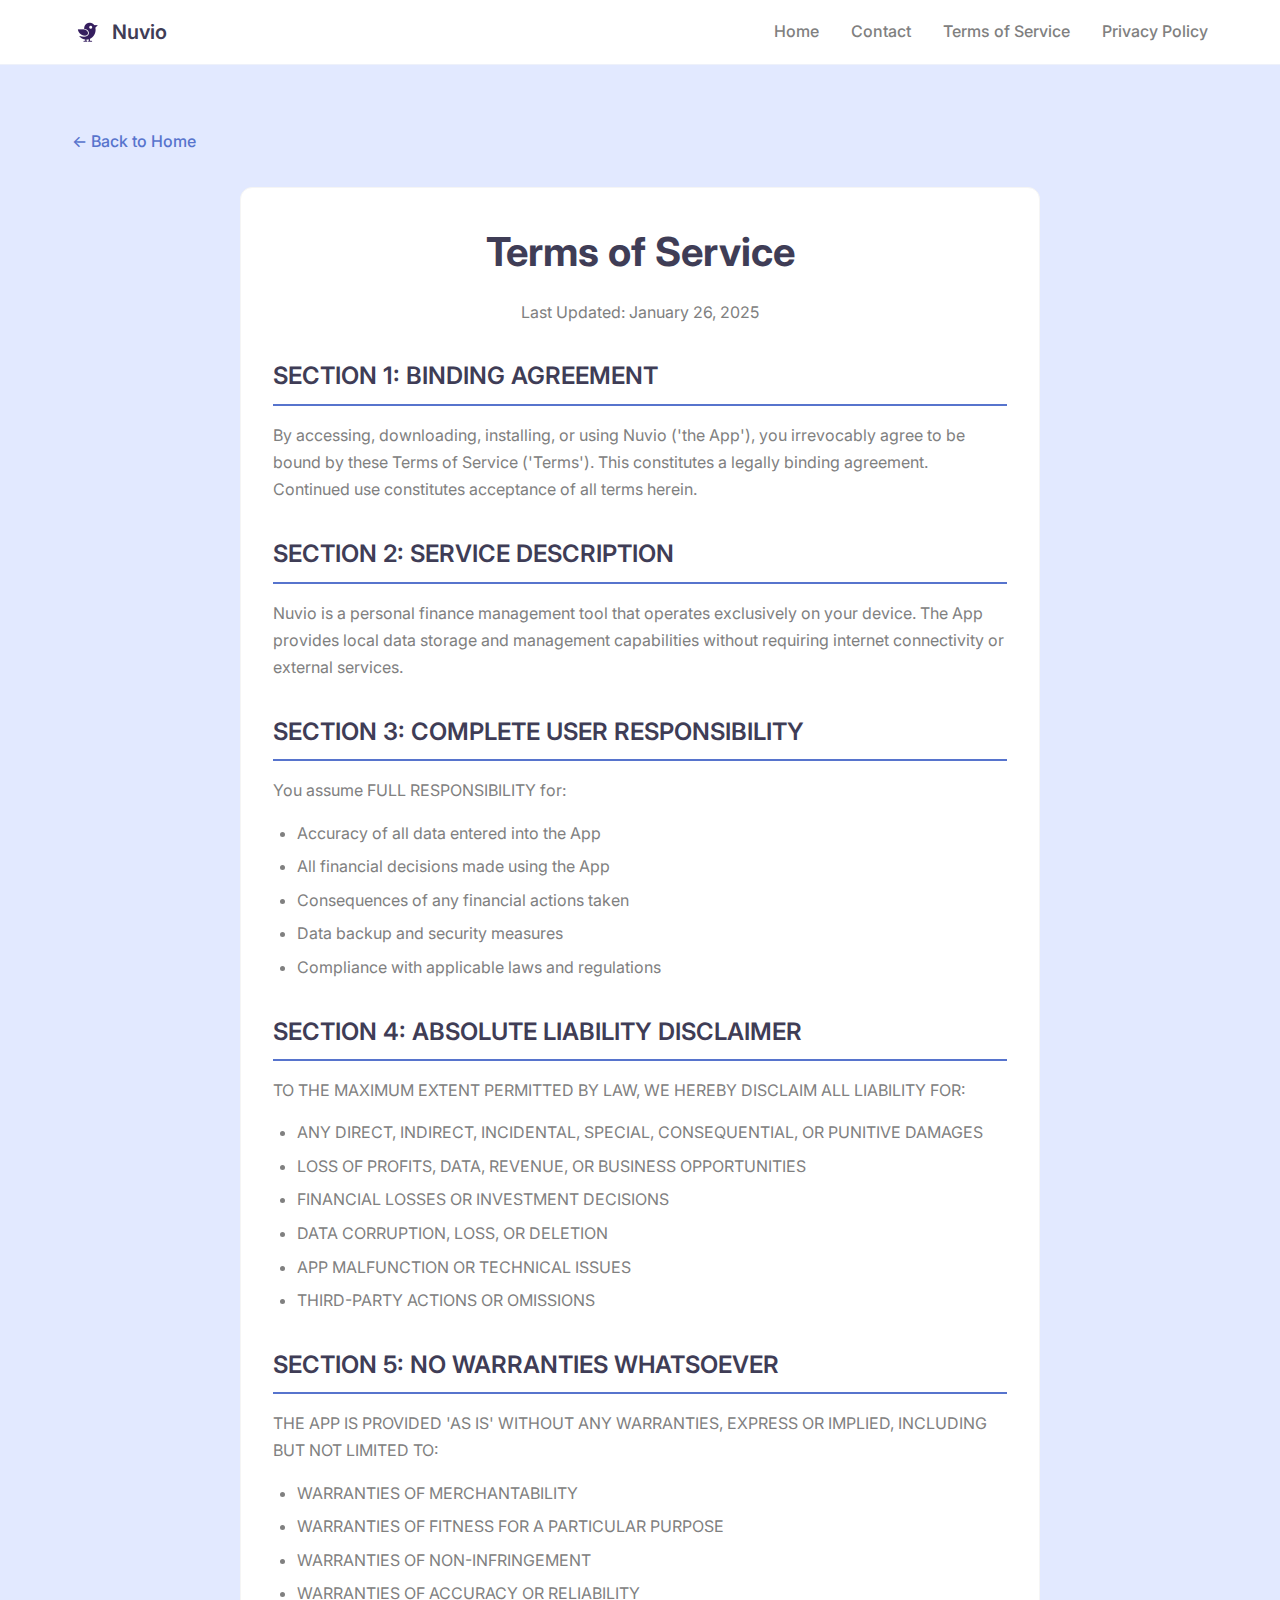
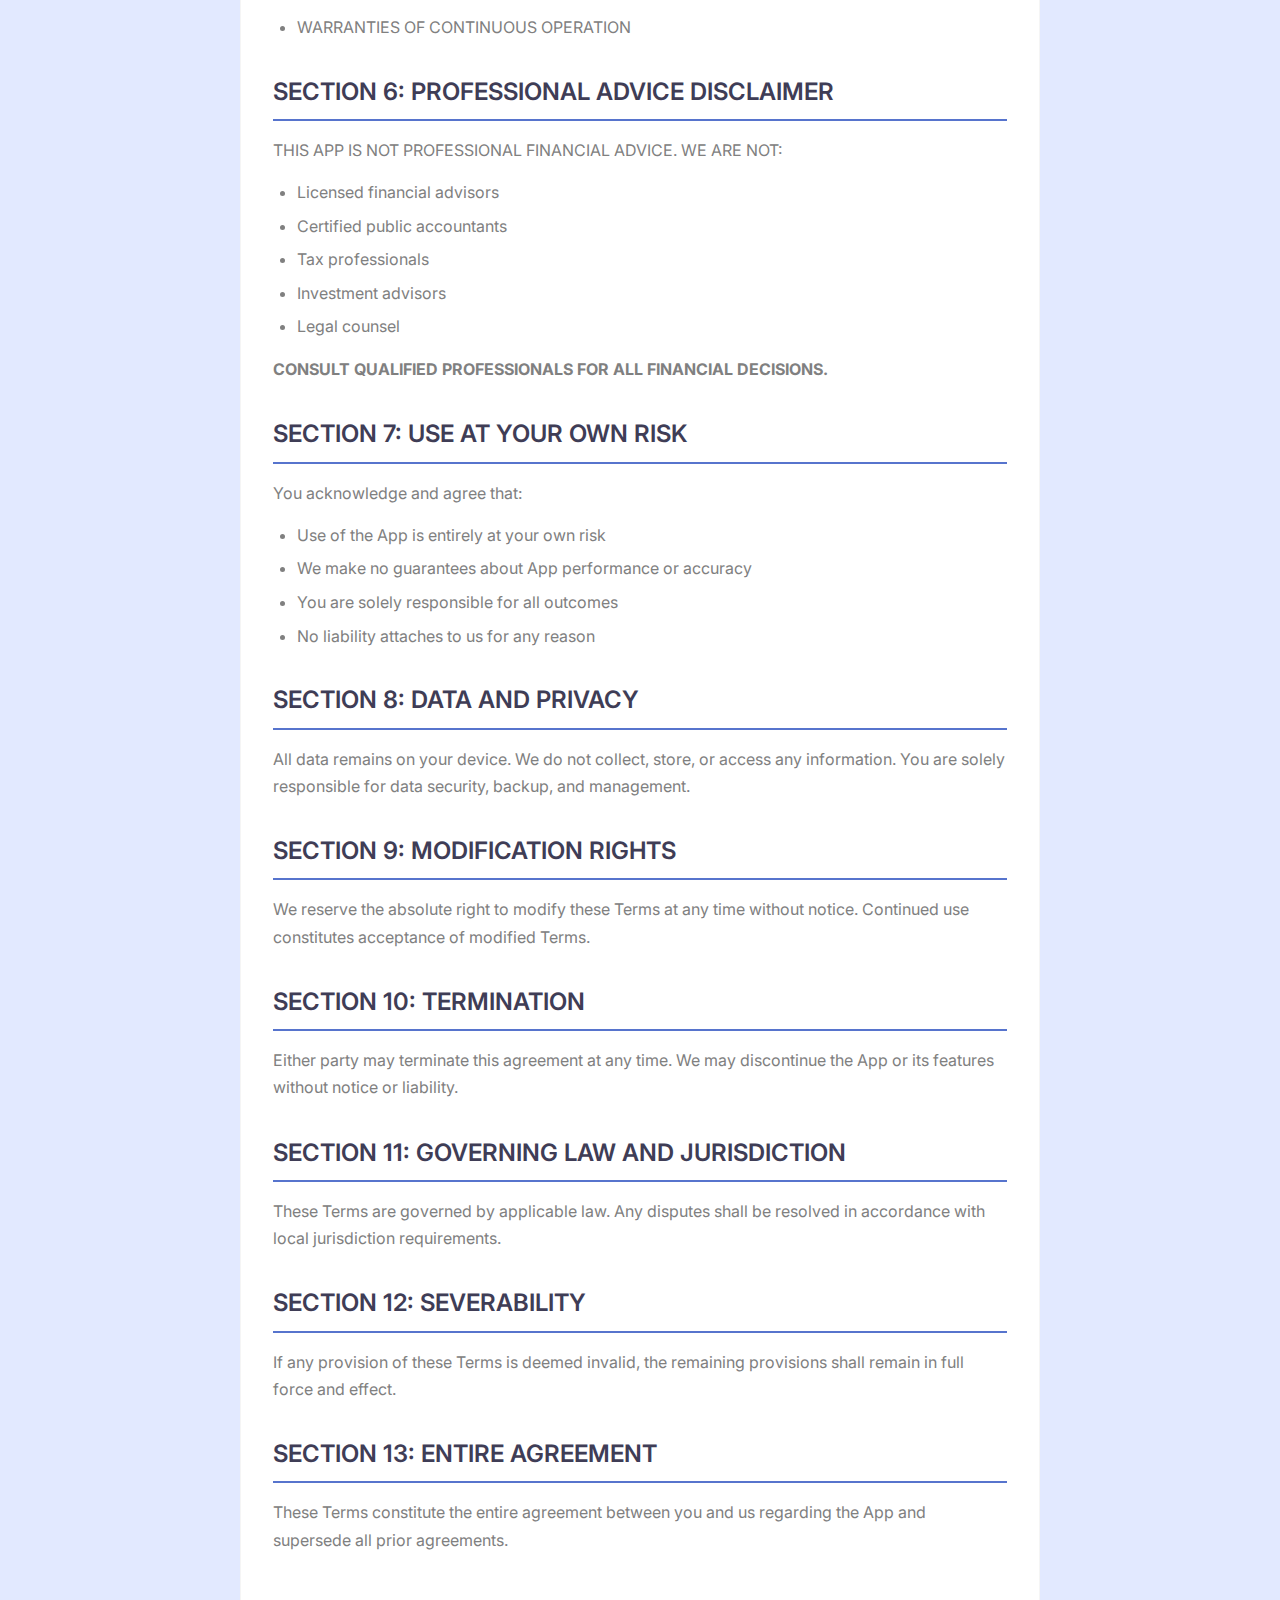
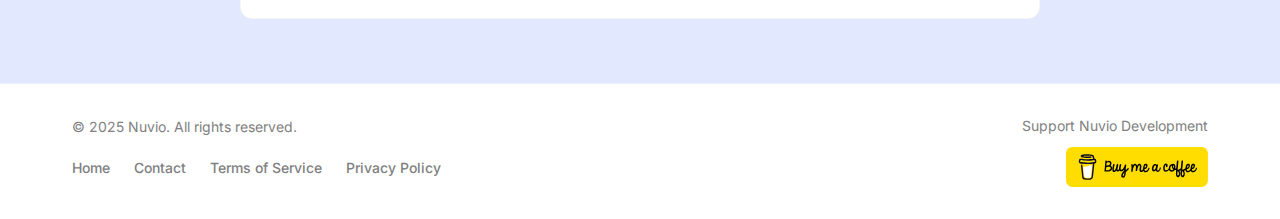
<file: src/html/terms.html>
<!DOCTYPE html>
<html lang="en">
<head>
    <meta charset="UTF-8">
    <meta name="viewport" content="width=device-width, initial-scale=1.0">
    
    <!-- Primary Meta Tags -->
    <title>Nuvio - Money Manager</title>
    <meta name="title" content="Nuvio - Money Manager">
    <meta name="description" content="Terms of Service for Nuvio Money Manager. Read our terms and conditions for using the Nuvio app.">
    
    <!-- Open Graph / Facebook -->
    <meta property="og:type" content="website">
    <meta property="og:url" content="https://nuvio.app/terms.html">
    <meta property="og:title" content="Terms of Service - Nuvio Money Manager">
    <meta property="og:description" content="Terms of Service for Nuvio Money Manager. Read our terms and conditions for using the Nuvio app.">
    <meta property="og:image" content="https://nuvio.app/assets/AppIconBird.png">

    <!-- Twitter -->
    <meta property="twitter:card" content="summary_large_image">
    <meta property="twitter:url" content="https://nuvio.app/terms.html">
    <meta property="twitter:title" content="Terms of Service - Nuvio Money Manager">
    <meta property="twitter:description" content="Terms of Service for Nuvio Money Manager. Read our terms and conditions for using the Nuvio app.">
    <meta property="twitter:image" content="https://nuvio.app/assets/AppIconBird.png">

    <!-- Apple Touch Icons -->
    <link rel="apple-touch-icon" sizes="180x180" href="../assets/AppIconBird.png">
    <link rel="icon" type="image/png" sizes="32x32" href="../assets/AppIconBird.png">
    <link rel="icon" type="image/png" sizes="16x16" href="../assets/AppIconBird.png">
    <link rel="manifest" href="../config/site.webmanifest">
    
    <!-- Canonical URL -->
    <link rel="canonical" href="https://nuvio.app/terms.html">
    
    <link rel="stylesheet" href="../css/styles.css">
    <link href="https://fonts.googleapis.com/css2?family=Inter:wght@400;500;600;700&display=swap" rel="stylesheet">
</head>
<body>
    <header class="header">
        <div class="container">
            <a href="index.html" class="logo">
                <img src="../assets/No background bird.png" alt="Nuvio Logo">
                <span>Nuvio</span>
            </a>
            
            <!-- Desktop Navigation -->
            <nav class="nav desktop-nav">
                <a href="index.html">Home</a>
                <a href="contact.html">Contact</a>
                <a href="terms.html">Terms of Service</a>
                <a href="privacy.html">Privacy Policy</a>
            </nav>
            
            <!-- Mobile Menu Button -->
            <button class="mobile-menu-btn" id="mobile-menu-btn" aria-label="Toggle mobile menu">
                <span class="hamburger-line"></span>
                <span class="hamburger-line"></span>
                <span class="hamburger-line"></span>
            </button>
        </div>
        
        <!-- Mobile Navigation Overlay -->
        <nav class="mobile-nav" id="mobile-nav">
            <div class="mobile-nav-content">
                <a href="index.html" class="mobile-nav-link">Home</a>
                <a href="contact.html" class="mobile-nav-link">Contact</a>
                <a href="terms.html" class="mobile-nav-link">Terms of Service</a>
                <a href="privacy.html" class="mobile-nav-link">Privacy Policy</a>
            </div>
        </nav>
    </header>

    <main class="legal-page" style="background: var(--bg-secondary);">
        <div class="container">
            <a href="index.html" class="back-link">
                ← Back to Home
            </a>
            
            <div class="legal-content">
                <h1 class="legal-title">Terms of Service</h1>
                <p class="legal-subtitle">Last Updated: January 26, 2025</p>
                
                <div class="legal-section">
                    <h2>SECTION 1: BINDING AGREEMENT</h2>
                    <p>By accessing, downloading, installing, or using Nuvio ('the App'), you irrevocably agree to be bound by these Terms of Service ('Terms'). This constitutes a legally binding agreement. Continued use constitutes acceptance of all terms herein.</p>
                </div>

                <div class="legal-section">
                    <h2>SECTION 2: SERVICE DESCRIPTION</h2>
                    <p>Nuvio is a personal finance management tool that operates exclusively on your device. The App provides local data storage and management capabilities without requiring internet connectivity or external services.</p>
                </div>

                <div class="legal-section">
                    <h2>SECTION 3: COMPLETE USER RESPONSIBILITY</h2>
                    <p>You assume FULL RESPONSIBILITY for:</p>
                    <ul>
                        <li>Accuracy of all data entered into the App</li>
                        <li>All financial decisions made using the App</li>
                        <li>Consequences of any financial actions taken</li>
                        <li>Data backup and security measures</li>
                        <li>Compliance with applicable laws and regulations</li>
                    </ul>
                </div>

                <div class="legal-section">
                    <h2>SECTION 4: ABSOLUTE LIABILITY DISCLAIMER</h2>
                    <p>TO THE MAXIMUM EXTENT PERMITTED BY LAW, WE HEREBY DISCLAIM ALL LIABILITY FOR:</p>
                    <ul>
                        <li>ANY DIRECT, INDIRECT, INCIDENTAL, SPECIAL, CONSEQUENTIAL, OR PUNITIVE DAMAGES</li>
                        <li>LOSS OF PROFITS, DATA, REVENUE, OR BUSINESS OPPORTUNITIES</li>
                        <li>FINANCIAL LOSSES OR INVESTMENT DECISIONS</li>
                        <li>DATA CORRUPTION, LOSS, OR DELETION</li>
                        <li>APP MALFUNCTION OR TECHNICAL ISSUES</li>
                        <li>THIRD-PARTY ACTIONS OR OMISSIONS</li>
                    </ul>
                </div>

                <div class="legal-section">
                    <h2>SECTION 5: NO WARRANTIES WHATSOEVER</h2>
                    <p>THE APP IS PROVIDED 'AS IS' WITHOUT ANY WARRANTIES, EXPRESS OR IMPLIED, INCLUDING BUT NOT LIMITED TO:</p>
                    <ul>
                        <li>WARRANTIES OF MERCHANTABILITY</li>
                        <li>WARRANTIES OF FITNESS FOR A PARTICULAR PURPOSE</li>
                        <li>WARRANTIES OF NON-INFRINGEMENT</li>
                        <li>WARRANTIES OF ACCURACY OR RELIABILITY</li>
                        <li>WARRANTIES OF CONTINUOUS OPERATION</li>
                    </ul>
                </div>

                <div class="legal-section">
                    <h2>SECTION 6: PROFESSIONAL ADVICE DISCLAIMER</h2>
                    <p>THIS APP IS NOT PROFESSIONAL FINANCIAL ADVICE. WE ARE NOT:</p>
                    <ul>
                        <li>Licensed financial advisors</li>
                        <li>Certified public accountants</li>
                        <li>Tax professionals</li>
                        <li>Investment advisors</li>
                        <li>Legal counsel</li>
                    </ul>
                    <p><strong>CONSULT QUALIFIED PROFESSIONALS FOR ALL FINANCIAL DECISIONS.</strong></p>
                </div>

                <div class="legal-section">
                    <h2>SECTION 7: USE AT YOUR OWN RISK</h2>
                    <p>You acknowledge and agree that:</p>
                    <ul>
                        <li>Use of the App is entirely at your own risk</li>
                        <li>We make no guarantees about App performance or accuracy</li>
                        <li>You are solely responsible for all outcomes</li>
                        <li>No liability attaches to us for any reason</li>
                    </ul>
                </div>

                <div class="legal-section">
                    <h2>SECTION 8: DATA AND PRIVACY</h2>
                    <p>All data remains on your device. We do not collect, store, or access any information. You are solely responsible for data security, backup, and management.</p>
                </div>

                <div class="legal-section">
                    <h2>SECTION 9: MODIFICATION RIGHTS</h2>
                    <p>We reserve the absolute right to modify these Terms at any time without notice. Continued use constitutes acceptance of modified Terms.</p>
                </div>

                <div class="legal-section">
                    <h2>SECTION 10: TERMINATION</h2>
                    <p>Either party may terminate this agreement at any time. We may discontinue the App or its features without notice or liability.</p>
                </div>

                <div class="legal-section">
                    <h2>SECTION 11: GOVERNING LAW AND JURISDICTION</h2>
                    <p>These Terms are governed by applicable law. Any disputes shall be resolved in accordance with local jurisdiction requirements.</p>
                </div>

                <div class="legal-section">
                    <h2>SECTION 12: SEVERABILITY</h2>
                    <p>If any provision of these Terms is deemed invalid, the remaining provisions shall remain in full force and effect.</p>
                </div>

                <div class="legal-section">
                    <h2>SECTION 13: ENTIRE AGREEMENT</h2>
                    <p>These Terms constitute the entire agreement between you and us regarding the App and supersede all prior agreements.</p>
                </div>
            </div>
        </div>
    </main>

    <footer class="footer">
        <div class="container">
            <div class="footer-content">
                <div class="footer-main">
                    <p>&copy; 2025 Nuvio. All rights reserved.</p>
                    <div class="footer-links">
                        <a href="index.html">Home</a>
                        <a href="contact.html">Contact</a>
                        <a href="terms.html">Terms of Service</a>
                        <a href="privacy.html">Privacy Policy</a>
                    </div>
                </div>
                <div class="footer-support">
                    <p>Support Nuvio Development</p>
                    <a href="https://buymeacoffee.com/nuvio" target="_blank" rel="noopener" class="support-btn-image">
                        <img src="../assets/bmc-button yallow.svg" alt="Buy me a coffee" class="bmc-button">
                    </a>
                </div>
            </div>
        </div>
    </footer>

    <script src="../js/script.js"></script>
</body>
</html>
</file>
<file: styles.css>
/* Reset */
* {
    margin: 0;
    padding: 0;
    box-sizing: border-box;
}

/* Variables - Nuvio Brand Colors */
:root {
    /* Primary Brand Colors */
    --primary-blue: #5774CD;        /* Primary Blue-Purple */
    --primary-orange: #FEA419;      /* Primary Orange */
    --primary-pink: #FF6584;         /* Primary Pink */
    --primary-light-blue: #E2E9FF;  /* Very Light Blue-Purple */
    --primary-red: #FE3A01;         /* Vibrant Red */
    
    /* Background Colors */
    --bg-primary: #FFFFFF;          /* White */
    --bg-secondary: #E2E9FF;        /* Very Light Blue-Purple */
    --bg-tertiary: #F5F5F5;         /* Light Gray */
    
    /* Text Colors */
    --text-primary: #3F3D56;        /* Dark Gray */
    --text-secondary: #5774CD;       /* Blue-Purple */
    --text-tertiary: #808080;       /* Medium Gray */
    --text-quaternary: #B3B3B3;     /* Light Gray */
    
    /* Semantic Colors */
    --success: #5774CD;             /* Blue-Purple */
    --warning: #FF6584;             /* Pink */
    --error: #FF6584;               /* Pink */
    --info: #5774CD;                /* Blue-Purple */
    
    /* Legacy support */
    --primary: var(--primary-blue);
    --primary-dark: #4A5BA8;
    --text: var(--text-primary);
    --text-light: var(--text-tertiary);
    --bg: var(--bg-primary);
    --border: transparent;           /* No borders in flat design */
    --shadow: none;                  /* No shadows in flat design */
}

body {
    font-family: 'Inter', sans-serif;
    line-height: 1.6;
    color: var(--text);
    background: var(--bg);
}

.container {
    max-width: 1200px;
    margin: 0 auto;
    padding: 0 2rem;
}

/* Header */
.header {
    padding: 1rem 0;
    background: var(--bg-primary);
    backdrop-filter: blur(10px);
    border-bottom: 1px solid rgba(87, 116, 205, 0.1);
    transition: all 0.3s ease;
}

.header .container {
    display: flex;
    justify-content: space-between;
    align-items: center;
}

.logo {
    display: flex;
    align-items: center;
    gap: 0.5rem;
    font-weight: 600;
    font-size: 1.25rem;
    color: var(--text-primary);
}

.logo img {
    width: 32px;
    height: 32px;
    filter: brightness(0) saturate(100%) invert(25%) sepia(15%) saturate(2000%) hue-rotate(220deg) brightness(0.8) contrast(1.2);
}

.nav {
    display: flex;
    gap: 2rem;
}

.nav a {
    color: var(--text-tertiary);
    text-decoration: none;
    font-weight: 500;
    transition: color 0.3s;
}

.nav a:hover {
    color: var(--primary-blue);
}

/* Main */
.main {
    padding: 6rem 0;
    min-height: calc(100vh - 200px);
    background: var(--bg-secondary);
    position: relative;
    overflow: hidden;
}

.main::before {
    content: '';
    position: absolute;
    top: 0;
    left: 0;
    right: 0;
    bottom: 0;
    background: radial-gradient(circle at 20% 80%, rgba(87, 116, 205, 0.05) 0%, transparent 50%),
                radial-gradient(circle at 80% 20%, rgba(255, 101, 132, 0.05) 0%, transparent 50%);
    pointer-events: none;
}

.hero {
    display: grid;
    grid-template-columns: 1.2fr 1fr;
    gap: 3rem;
    align-items: center;
    min-height: 70vh;
    position: relative;
}

.hero-content {
    max-width: 520px;
    text-align: left;
    padding-right: 2rem;
}

.hero-badge {
    position: absolute;
    top: -2rem;
    left: 0;
    background: var(--primary-light-blue);
    color: var(--primary-blue);
    padding: 0.5rem 1rem;
    border-radius: 20px;
    font-size: 0.875rem;
    font-weight: 500;
    opacity: 0;
    transform: translateY(-10px);
    animation: slideInDown 0.8s ease-out 0.2s forwards;
    box-shadow: 0 2px 8px rgba(87, 116, 205, 0.15);
}

.hero-visual {
    display: flex;
    justify-content: center;
    align-items: center;
    position: relative;
}

.hero h1 {
    font-size: 3.5rem;
    font-weight: 800;
    margin-bottom: 1.25rem;
    color: var(--text-primary);
    line-height: 1.15;
    letter-spacing: -0.02em;
    opacity: 0;
    transform: translateY(30px);
    animation: fadeInUp 1s ease-out 0.3s forwards;
}

.subtitle {
    font-size: 1.375rem;
    color: var(--text-secondary);
    margin-bottom: 1.75rem;
    font-weight: 600;
    letter-spacing: -0.01em;
    opacity: 0;
    transform: translateY(30px);
    animation: fadeInUp 1s ease-out 0.5s forwards;
}

.description {
    font-size: 1.125rem;
    color: var(--text-tertiary);
    margin-bottom: 2.5rem;
    line-height: 1.65;
    opacity: 0;
    transform: translateY(30px);
    animation: fadeInUp 1s ease-out 0.7s forwards;
}

.cta {
    margin-top: 2rem;
}

.btn {
    display: inline-flex;
    align-items: center;
    gap: 0.75rem;
    background: var(--primary-blue);
    color: white;
    padding: 1.25rem 2.5rem;
    border-radius: 16px;
    text-decoration: none;
    font-weight: 600;
    font-size: 1.125rem;
    transition: all 0.3s ease;
    letter-spacing: -0.01em;
    opacity: 0;
    transform: translateY(30px);
    animation: fadeInUp 1s ease-out 0.9s forwards;
    box-shadow: 0 4px 12px rgba(87, 116, 205, 0.3);
    position: relative;
    overflow: hidden;
}

.btn::before {
    content: '';
    position: absolute;
    top: 0;
    left: -100%;
    width: 100%;
    height: 100%;
    background: linear-gradient(90deg, transparent, rgba(255, 255, 255, 0.2), transparent);
    transition: left 0.5s;
}

.btn:hover::before {
    left: 100%;
}

.btn:hover {
    background: var(--primary-dark);
    transform: translateY(-3px);
    box-shadow: 0 8px 20px rgba(87, 116, 205, 0.4);
}

.btn-icon {
    width: 20px;
    height: 20px;
}

/* Hero Illustration */
.illustration-container {
    display: flex;
    justify-content: center;
    align-items: center;
    width: 100%;
    max-width: 500px;
    position: relative;
}

.hero-illustration {
    width: 100%;
    height: auto;
    max-width: 400px;
    opacity: 0;
    transform: translateY(30px);
    animation: fadeInUp 1s ease-out 0.5s forwards;
}

.app-icon-container {
    position: absolute;
    top: 20px;
    right: 20px;
    width: 80px;
    height: 80px;
    background: var(--bg-primary);
    border-radius: 20px;
    display: flex;
    align-items: center;
    justify-content: center;
    opacity: 0;
    transform: scale(0.8) rotateX(-8deg) rotateY(0deg) rotateZ(0deg);
    animation: fadeInScaleRotate 0.8s ease-out 1.2s forwards;
    border: 1px solid var(--bg-tertiary);
    box-shadow: 0 4px 12px rgba(0, 0, 0, 0.1);
    transition: transform 0.1s ease-out;
    cursor: pointer;
    transform-style: preserve-3d;
}

.app-icon-container:hover {
    transform: scale(1.05);
    box-shadow: 0 12px 24px rgba(87, 116, 205, 0.2);
}

.floating-dots {
    position: absolute;
    width: 100%;
    height: 100%;
    pointer-events: none;
}

.dot {
    position: absolute;
    width: 6px;
    height: 6px;
    background: var(--primary-blue);
    border-radius: 50%;
    opacity: 0;
    animation: dotFloat 3s ease-in-out infinite;
}

.dot-1 {
    top: -10px;
    left: 20px;
    animation-delay: 0s;
}

.dot-2 {
    top: 10px;
    right: -10px;
    animation-delay: 0.6s;
}

.dot-3 {
    bottom: 20px;
    left: -10px;
    animation-delay: 1.2s;
}

.dot-4 {
    bottom: -10px;
    right: 30px;
    animation-delay: 1.8s;
}

.dot-5 {
    top: 30px;
    left: -15px;
    animation-delay: 2.4s;
}

.app-icon {
    width: 60px;
    height: 60px;
    border-radius: 12px;
}

@keyframes fadeInUp {
    to {
        opacity: 1;
        transform: translateY(0);
    }
}

@keyframes fadeInScale {
    to {
        opacity: 1;
        transform: scale(1);
    }
}

@keyframes fadeInScaleRotate {
    to {
        opacity: 1;
        transform: scale(1) rotate(0deg);
    }
}

@keyframes slideInDown {
    to {
        opacity: 1;
        transform: translateY(0);
    }
}

@keyframes dotFloat {
    0%, 100% {
        opacity: 0;
        transform: translateY(0px) rotate(0deg);
    }
    50% {
        opacity: 0.8;
        transform: translateY(-15px) rotate(180deg);
    }
}

/* Features Section */
.features {
    padding: 6rem 0;
    background: var(--bg-primary);
}

.features h2 {
    text-align: center;
    font-size: 2.5rem;
    font-weight: 700;
    color: var(--text-primary);
    margin-bottom: 3rem;
    letter-spacing: -0.02em;
}

.features-grid {
    display: grid;
    grid-template-columns: repeat(auto-fit, minmax(300px, 1fr));
    gap: 2rem;
    max-width: 1200px;
    margin: 0 auto;
}

.feature {
    background: var(--bg-secondary);
    padding: 2rem;
    border-radius: 16px;
    text-align: center;
    transition: all 0.3s ease;
    border: 1px solid var(--bg-tertiary);
}

.feature:hover {
    transform: translateY(-4px);
    box-shadow: 0 8px 20px rgba(87, 116, 205, 0.1);
}

.feature h3 {
    font-size: 1.25rem;
    font-weight: 600;
    color: var(--text-primary);
    margin-bottom: 1rem;
}

.feature p {
    color: var(--text-tertiary);
    line-height: 1.6;
    font-size: 0.95rem;
}

/* Footer */
.footer {
    padding: 2rem 0;
    background: var(--bg-primary);
}

.footer .container {
    display: flex;
    justify-content: space-between;
    align-items: center;
}

.footer-links {
    display: flex;
    gap: 2rem;
}

.footer-links a {
    color: var(--text-tertiary);
    text-decoration: none;
    font-weight: 500;
}

.footer-links a:hover {
    color: var(--primary-blue);
}

/* Legal Pages */
.legal-page {
    padding: 4rem 0;
}

.legal-content {
    max-width: 800px;
    margin: 0 auto;
    background: var(--bg-primary);
    padding: 2rem;
    border-radius: 12px;
    border: 1px solid var(--bg-tertiary);
}

.legal-title {
    font-size: 2.5rem;
    font-weight: 700;
    margin-bottom: 1rem;
    text-align: center;
}

.legal-subtitle {
    color: var(--text-tertiary);
    text-align: center;
    margin-bottom: 2rem;
}

.back-link {
    display: inline-flex;
    align-items: center;
    gap: 0.5rem;
    color: var(--primary-blue);
    text-decoration: none;
    font-weight: 500;
    margin-bottom: 2rem;
}

.back-link:hover {
    color: var(--primary-dark);
}

.legal-section {
    margin-bottom: 2rem;
}

.legal-section h2 {
    font-size: 1.5rem;
    font-weight: 600;
    margin-bottom: 1rem;
    color: var(--text-primary);
    border-bottom: 2px solid var(--primary-blue);
    padding-bottom: 0.5rem;
}

.legal-section h3 {
    font-size: 1.25rem;
    font-weight: 600;
    margin-bottom: 0.75rem;
    margin-top: 1.5rem;
    color: var(--text-primary);
}

.legal-section p {
    color: var(--text-tertiary);
    margin-bottom: 1rem;
    line-height: 1.7;
}

.legal-section ul {
    color: var(--text-tertiary);
    margin-bottom: 1rem;
    padding-left: 1.5rem;
}

.legal-section li {
    margin-bottom: 0.5rem;
}

/* Responsive */
@media (max-width: 768px) {
    .container {
        padding: 0 1rem;
    }
    
    .header {
        padding: 0.75rem 0;
    }
    
    .logo {
        font-size: 1.125rem;
    }
    
    .logo img {
        width: 28px;
        height: 28px;
    }
    
    .nav {
        gap: 1.5rem;
    }
    
    .nav a {
        font-size: 0.875rem;
    }
    
    .main {
        padding: 3rem 0;
    }
    
    .hero {
        grid-template-columns: 1fr;
        gap: 2rem;
        text-align: center;
    }
    
    .hero-content {
        text-align: center;
        max-width: 100%;
        padding-right: 0;
    }
    
    .hero-badge {
        position: static;
        display: inline-block;
        margin-bottom: 1rem;
    }
    
    .hero h1 {
        font-size: 2.75rem;
        font-weight: 800;
        margin-bottom: 1rem;
        line-height: 1.2;
    }
    
    .subtitle {
        font-size: 1.25rem;
        font-weight: 600;
        margin-bottom: 1.5rem;
    }
    
    .description {
        font-size: 1rem;
        line-height: 1.6;
        margin-bottom: 2rem;
    }
    
    .btn {
        padding: 1rem 2rem;
        font-size: 1rem;
    }
    
    .hero-illustration {
        max-width: 300px;
    }
    
    .app-icon-container {
        width: 60px;
        height: 60px;
        top: 15px;
        right: 15px;
    }
    
    .app-icon {
        width: 45px;
        height: 45px;
    }
    
    .dot {
        width: 4px;
        height: 4px;
    }
    
    .features {
        padding: 4rem 0;
    }
    
    .features h2 {
        font-size: 2rem;
        margin-bottom: 2rem;
    }
    
    .features-grid {
        grid-template-columns: 1fr;
        gap: 1.5rem;
    }
    
    .feature {
        padding: 1.5rem;
    }
    
    .footer {
        padding: 1.5rem 0;
    }
    
    .footer .container {
        flex-direction: column;
        gap: 1rem;
        text-align: center;
    }
    
    .footer-links {
        gap: 1rem;
    }
}

@media (max-width: 480px) {
    .container {
        padding: 0 0.75rem;
    }
    
    .hero h1 {
        font-size: 2.25rem;
        font-weight: 800;
        margin-bottom: 0.75rem;
        line-height: 1.25;
    }
    
    .subtitle {
        font-size: 1.125rem;
        font-weight: 600;
        margin-bottom: 1.25rem;
    }
    
    .description {
        font-size: 0.95rem;
        line-height: 1.5;
        margin-bottom: 1.75rem;
    }
    
    .btn {
        padding: 0.875rem 1.5rem;
        font-size: 0.875rem;
    }
    
    .hero-illustration {
        max-width: 250px;
    }
    
    .app-icon-container {
        width: 50px;
        height: 50px;
        top: 10px;
        right: 10px;
    }
    
    .app-icon {
        width: 35px;
        height: 35px;
    }
    
    .dot {
        width: 3px;
        height: 3px;
    }
    
    .features {
        padding: 3rem 0;
    }
    
    .features h2 {
        font-size: 1.75rem;
        margin-bottom: 1.5rem;
    }
    
    .feature {
        padding: 1.25rem;
    }
    
    .feature h3 {
        font-size: 1.125rem;
    }
    
    .feature p {
        font-size: 0.875rem;
    }
}
</file>
<file: Nuvio - website/styles.css>
/* Reset */
* {
    margin: 0;
    padding: 0;
    box-sizing: border-box;
}

/* Variables - Nuvio Brand Colors */
:root {
    /* Primary Brand Colors */
    --primary-blue: #5774CD;        /* Primary Blue-Purple */
    --primary-orange: #FEA419;      /* Primary Orange */
    --primary-pink: #FF6584;         /* Primary Pink */
    --primary-light-blue: #E2E9FF;  /* Very Light Blue-Purple */
    --primary-red: #FE3A01;         /* Vibrant Red */
    
    /* Background Colors */
    --bg-primary: #FFFFFF;          /* White */
    --bg-secondary: #E2E9FF;        /* Very Light Blue-Purple */
    --bg-tertiary: #F5F5F5;         /* Light Gray */
    
    /* Text Colors */
    --text-primary: #3F3D56;        /* Dark Gray */
    --text-secondary: #5774CD;       /* Blue-Purple */
    --text-tertiary: #808080;       /* Medium Gray */
    --text-quaternary: #B3B3B3;     /* Light Gray */
    
    /* Semantic Colors */
    --success: #5774CD;             /* Blue-Purple */
    --warning: #FF6584;             /* Pink */
    --error: #FF6584;               /* Pink */
    --info: #5774CD;                /* Blue-Purple */
    
    /* Legacy support */
    --primary: var(--primary-blue);
    --primary-dark: #4A5BA8;
    --text: var(--text-primary);
    --text-light: var(--text-tertiary);
    --bg: var(--bg-primary);
    --border: transparent;           /* No borders in flat design */
    --shadow: none;                  /* No shadows in flat design */
}

body {
    font-family: 'Inter', sans-serif;
    line-height: 1.6;
    color: var(--text);
    background: var(--bg);
}

.container {
    max-width: 1200px;
    margin: 0 auto;
    padding: 0 2rem;
}

/* Header */
.header {
    padding: 1rem 0;
    background: var(--bg-primary);
    backdrop-filter: blur(10px);
    border-bottom: 1px solid rgba(87, 116, 205, 0.1);
    transition: all 0.3s ease;
}

.header .container {
    display: flex;
    justify-content: space-between;
    align-items: center;
}

.logo {
    display: flex;
    align-items: center;
    gap: 0.5rem;
    font-weight: 600;
    font-size: 1.25rem;
    color: var(--text-primary);
}

.logo img {
    width: 32px;
    height: 32px;
    filter: brightness(0) saturate(100%) invert(25%) sepia(15%) saturate(2000%) hue-rotate(220deg) brightness(0.8) contrast(1.2);
}

.nav {
    display: flex;
    gap: 2rem;
}

.nav a {
    color: var(--text-tertiary);
    text-decoration: none;
    font-weight: 500;
    transition: color 0.3s;
}

.nav a:hover {
    color: var(--primary-blue);
}

/* Main */
.main {
    padding: 6rem 0;
    min-height: calc(100vh - 200px);
    background: var(--bg-secondary);
    position: relative;
    overflow: hidden;
}

.main::before {
    content: '';
    position: absolute;
    top: 0;
    left: 0;
    right: 0;
    bottom: 0;
    background: radial-gradient(circle at 20% 80%, rgba(87, 116, 205, 0.05) 0%, transparent 50%),
                radial-gradient(circle at 80% 20%, rgba(255, 101, 132, 0.05) 0%, transparent 50%);
    pointer-events: none;
}

.hero {
    display: grid;
    grid-template-columns: 1.2fr 1fr;
    gap: 3rem;
    align-items: center;
    min-height: 70vh;
    position: relative;
}

.hero-content {
    max-width: 520px;
    text-align: left;
    padding-right: 2rem;
}

.hero-badge {
    position: absolute;
    top: -2rem;
    left: 0;
    background: var(--primary-light-blue);
    color: var(--primary-blue);
    padding: 0.5rem 1rem;
    border-radius: 20px;
    font-size: 0.875rem;
    font-weight: 500;
    opacity: 0;
    transform: translateY(-10px);
    animation: slideInDown 0.8s ease-out 0.2s forwards;
    box-shadow: 0 2px 8px rgba(87, 116, 205, 0.15);
}

.hero-visual {
    display: flex;
    justify-content: center;
    align-items: center;
    position: relative;
}

.hero h1 {
    font-size: 3.5rem;
    font-weight: 800;
    margin-bottom: 1.25rem;
    color: var(--text-primary);
    line-height: 1.15;
    letter-spacing: -0.02em;
    opacity: 0;
    transform: translateY(30px);
    animation: fadeInUp 1s ease-out 0.3s forwards;
}

.subtitle {
    font-size: 1.375rem;
    color: var(--text-secondary);
    margin-bottom: 1.75rem;
    font-weight: 600;
    letter-spacing: -0.01em;
    opacity: 0;
    transform: translateY(30px);
    animation: fadeInUp 1s ease-out 0.5s forwards;
}

.description {
    font-size: 1.125rem;
    color: var(--text-tertiary);
    margin-bottom: 2.5rem;
    line-height: 1.65;
    opacity: 0;
    transform: translateY(30px);
    animation: fadeInUp 1s ease-out 0.7s forwards;
}

.cta {
    margin-top: 2rem;
}

.btn {
    display: inline-flex;
    align-items: center;
    gap: 0.75rem;
    background: var(--primary-blue);
    color: white;
    padding: 1.25rem 2.5rem;
    border-radius: 16px;
    text-decoration: none;
    font-weight: 600;
    font-size: 1.125rem;
    transition: all 0.3s ease;
    letter-spacing: -0.01em;
    opacity: 0;
    transform: translateY(30px);
    animation: fadeInUp 1s ease-out 0.9s forwards;
    box-shadow: 0 4px 12px rgba(87, 116, 205, 0.3);
    position: relative;
    overflow: hidden;
}

.btn::before {
    content: '';
    position: absolute;
    top: 0;
    left: -100%;
    width: 100%;
    height: 100%;
    background: linear-gradient(90deg, transparent, rgba(255, 255, 255, 0.2), transparent);
    transition: left 0.5s;
}

.btn:hover::before {
    left: 100%;
}

.btn:hover {
    background: var(--primary-dark);
    transform: translateY(-3px);
    box-shadow: 0 8px 20px rgba(87, 116, 205, 0.4);
}

.btn-icon {
    width: 20px;
    height: 20px;
}

/* Hero Illustration */
.illustration-container {
    display: flex;
    justify-content: center;
    align-items: center;
    width: 100%;
    max-width: 500px;
    position: relative;
}

.hero-illustration {
    width: 100%;
    height: auto;
    max-width: 400px;
    opacity: 0;
    transform: translateY(30px);
    animation: fadeInUp 1s ease-out 0.5s forwards;
}

.app-icon-container {
    position: absolute;
    top: 20px;
    right: 20px;
    width: 80px;
    height: 80px;
    background: var(--bg-primary);
    border-radius: 20px;
    display: flex;
    align-items: center;
    justify-content: center;
    opacity: 0;
    transform: scale(0.8) rotateX(-8deg) rotateY(0deg) rotateZ(0deg);
    animation: fadeInScaleRotate 0.8s ease-out 1.2s forwards;
    border: 1px solid var(--bg-tertiary);
    box-shadow: 0 4px 12px rgba(0, 0, 0, 0.1);
    transition: transform 0.1s ease-out;
    cursor: pointer;
    transform-style: preserve-3d;
}

.app-icon-container:hover {
    transform: scale(1.05);
    box-shadow: 0 12px 24px rgba(87, 116, 205, 0.2);
}

.floating-dots {
    position: absolute;
    width: 100%;
    height: 100%;
    pointer-events: none;
}

.dot {
    position: absolute;
    width: 6px;
    height: 6px;
    background: var(--primary-blue);
    border-radius: 50%;
    opacity: 0;
    animation: dotFloat 3s ease-in-out infinite;
}

.dot-1 {
    top: -10px;
    left: 20px;
    animation-delay: 0s;
}

.dot-2 {
    top: 10px;
    right: -10px;
    animation-delay: 0.6s;
}

.dot-3 {
    bottom: 20px;
    left: -10px;
    animation-delay: 1.2s;
}

.dot-4 {
    bottom: -10px;
    right: 30px;
    animation-delay: 1.8s;
}

.dot-5 {
    top: 30px;
    left: -15px;
    animation-delay: 2.4s;
}

.app-icon {
    width: 60px;
    height: 60px;
    border-radius: 12px;
}

@keyframes fadeInUp {
    to {
        opacity: 1;
        transform: translateY(0);
    }
}

@keyframes fadeInScale {
    to {
        opacity: 1;
        transform: scale(1);
    }
}

@keyframes fadeInScaleRotate {
    to {
        opacity: 1;
        transform: scale(1) rotate(0deg);
    }
}

@keyframes slideInDown {
    to {
        opacity: 1;
        transform: translateY(0);
    }
}

@keyframes dotFloat {
    0%, 100% {
        opacity: 0;
        transform: translateY(0px) rotate(0deg);
    }
    50% {
        opacity: 0.8;
        transform: translateY(-15px) rotate(180deg);
    }
}

/* Features Section */
.features {
    padding: 6rem 0;
    background: var(--bg-primary);
}

.features h2 {
    text-align: center;
    font-size: 2.5rem;
    font-weight: 700;
    color: var(--text-primary);
    margin-bottom: 3rem;
    letter-spacing: -0.02em;
}

.features-grid {
    display: grid;
    grid-template-columns: repeat(auto-fit, minmax(300px, 1fr));
    gap: 2rem;
    max-width: 1200px;
    margin: 0 auto;
}

.feature {
    background: var(--bg-secondary);
    padding: 2rem;
    border-radius: 16px;
    text-align: center;
    transition: all 0.3s ease;
    border: 1px solid var(--bg-tertiary);
}

.feature:hover {
    transform: translateY(-4px);
    box-shadow: 0 8px 20px rgba(87, 116, 205, 0.1);
}

.feature h3 {
    font-size: 1.25rem;
    font-weight: 600;
    color: var(--text-primary);
    margin-bottom: 1rem;
}

.feature p {
    color: var(--text-tertiary);
    line-height: 1.6;
    font-size: 0.95rem;
}

/* Footer */
.footer {
    padding: 2rem 0;
    background: var(--bg-primary);
}

.footer .container {
    display: flex;
    justify-content: space-between;
    align-items: center;
}

.footer-links {
    display: flex;
    gap: 2rem;
}

.footer-links a {
    color: var(--text-tertiary);
    text-decoration: none;
    font-weight: 500;
}

.footer-links a:hover {
    color: var(--primary-blue);
}

/* Legal Pages */
.legal-page {
    padding: 4rem 0;
}

.legal-content {
    max-width: 800px;
    margin: 0 auto;
    background: var(--bg-primary);
    padding: 2rem;
    border-radius: 12px;
    border: 1px solid var(--bg-tertiary);
}

.legal-title {
    font-size: 2.5rem;
    font-weight: 700;
    margin-bottom: 1rem;
    text-align: center;
}

.legal-subtitle {
    color: var(--text-tertiary);
    text-align: center;
    margin-bottom: 2rem;
}

.back-link {
    display: inline-flex;
    align-items: center;
    gap: 0.5rem;
    color: var(--primary-blue);
    text-decoration: none;
    font-weight: 500;
    margin-bottom: 2rem;
}

.back-link:hover {
    color: var(--primary-dark);
}

.legal-section {
    margin-bottom: 2rem;
}

.legal-section h2 {
    font-size: 1.5rem;
    font-weight: 600;
    margin-bottom: 1rem;
    color: var(--text-primary);
    border-bottom: 2px solid var(--primary-blue);
    padding-bottom: 0.5rem;
}

.legal-section h3 {
    font-size: 1.25rem;
    font-weight: 600;
    margin-bottom: 0.75rem;
    margin-top: 1.5rem;
    color: var(--text-primary);
}

.legal-section p {
    color: var(--text-tertiary);
    margin-bottom: 1rem;
    line-height: 1.7;
}

.legal-section ul {
    color: var(--text-tertiary);
    margin-bottom: 1rem;
    padding-left: 1.5rem;
}

.legal-section li {
    margin-bottom: 0.5rem;
}

/* Responsive */
@media (max-width: 768px) {
    .container {
        padding: 0 1rem;
    }
    
    .header {
        padding: 0.75rem 0;
    }
    
    .logo {
        font-size: 1.125rem;
    }
    
    .logo img {
        width: 28px;
        height: 28px;
    }
    
    .nav {
        gap: 1.5rem;
    }
    
    .nav a {
        font-size: 0.875rem;
    }
    
    .main {
        padding: 3rem 0;
    }
    
    .hero {
        grid-template-columns: 1fr;
        gap: 2rem;
        text-align: center;
    }
    
    .hero-content {
        text-align: center;
        max-width: 100%;
        padding-right: 0;
    }
    
    .hero-badge {
        position: static;
        display: inline-block;
        margin-bottom: 1rem;
    }
    
    .hero h1 {
        font-size: 2.75rem;
        font-weight: 800;
        margin-bottom: 1rem;
        line-height: 1.2;
    }
    
    .subtitle {
        font-size: 1.25rem;
        font-weight: 600;
        margin-bottom: 1.5rem;
    }
    
    .description {
        font-size: 1rem;
        line-height: 1.6;
        margin-bottom: 2rem;
    }
    
    .btn {
        padding: 1rem 2rem;
        font-size: 1rem;
    }
    
    .hero-illustration {
        max-width: 300px;
    }
    
    .app-icon-container {
        width: 60px;
        height: 60px;
        top: 15px;
        right: 15px;
    }
    
    .app-icon {
        width: 45px;
        height: 45px;
    }
    
    .dot {
        width: 4px;
        height: 4px;
    }
    
    .features {
        padding: 4rem 0;
    }
    
    .features h2 {
        font-size: 2rem;
        margin-bottom: 2rem;
    }
    
    .features-grid {
        grid-template-columns: 1fr;
        gap: 1.5rem;
    }
    
    .feature {
        padding: 1.5rem;
    }
    
    .footer {
        padding: 1.5rem 0;
    }
    
    .footer .container {
        flex-direction: column;
        gap: 1rem;
        text-align: center;
    }
    
    .footer-links {
        gap: 1rem;
    }
}

@media (max-width: 480px) {
    .container {
        padding: 0 0.75rem;
    }
    
    .hero h1 {
        font-size: 2.25rem;
        font-weight: 800;
        margin-bottom: 0.75rem;
        line-height: 1.25;
    }
    
    .subtitle {
        font-size: 1.125rem;
        font-weight: 600;
        margin-bottom: 1.25rem;
    }
    
    .description {
        font-size: 0.95rem;
        line-height: 1.5;
        margin-bottom: 1.75rem;
    }
    
    .btn {
        padding: 0.875rem 1.5rem;
        font-size: 0.875rem;
    }
    
    .hero-illustration {
        max-width: 250px;
    }
    
    .app-icon-container {
        width: 50px;
        height: 50px;
        top: 10px;
        right: 10px;
    }
    
    .app-icon {
        width: 35px;
        height: 35px;
    }
    
    .dot {
        width: 3px;
        height: 3px;
    }
    
    .features {
        padding: 3rem 0;
    }
    
    .features h2 {
        font-size: 1.75rem;
        margin-bottom: 1.5rem;
    }
    
    .feature {
        padding: 1.25rem;
    }
    
    .feature h3 {
        font-size: 1.125rem;
    }
    
    .feature p {
        font-size: 0.875rem;
    }
}
</file>
<file: src/css/styles.css>
/* Reset */
* {
    margin: 0;
    padding: 0;
    box-sizing: border-box;
}

/* Variables - Nuvio Brand Colors */
:root {
    /* Primary Brand Colors */
    --primary-blue: #5774CD;        /* Primary Blue-Purple */
    --primary-orange: #FEA419;      /* Primary Orange */
    --primary-pink: #FF6584;         /* Primary Pink */
    --primary-light-blue: #E2E9FF;  /* Very Light Blue-Purple */
    --primary-red: #FE3A01;         /* Vibrant Red */
    
    /* Background Colors */
    --bg-primary: #FFFFFF;          /* White */
    --bg-secondary: #E2E9FF;        /* Very Light Blue-Purple */
    --bg-tertiary: #F5F5F5;         /* Light Gray */
    
    /* Text Colors */
    --text-primary: #3F3D56;        /* Dark Gray */
    --text-secondary: #5774CD;       /* Blue-Purple */
    --text-tertiary: #808080;       /* Medium Gray */
    --text-quaternary: #B3B3B3;     /* Light Gray */
    
    /* Semantic Colors */
    --success: #5774CD;             /* Blue-Purple */
    --warning: #FF6584;             /* Pink */
    --error: #FF6584;               /* Pink */
    --info: #5774CD;                /* Blue-Purple */
    
    /* Legacy support */
    --primary: var(--primary-blue);
    --primary-dark: #4A5BA8;
    --text: var(--text-primary);
    --text-light: var(--text-tertiary);
    --bg: var(--bg-primary);
    --border: transparent;           /* No borders in flat design */
    --shadow: none;                  /* No shadows in flat design */
}

body {
    font-family: 'Inter', sans-serif;
    line-height: 1.6;
    color: var(--text);
    background: var(--bg);
}

.container {
    max-width: 1200px;
    margin: 0 auto;
    padding: 0 2rem;
}

/* Header */
.header {
    padding: 1rem 0;
    background: var(--bg-primary);
    backdrop-filter: blur(10px);
    border-bottom: 1px solid rgba(87, 116, 205, 0.1);
    transition: all 0.3s ease;
    position: relative;
    z-index: 100;
}

.header .container {
    display: flex;
    justify-content: space-between;
    align-items: center;
}

.logo {
    display: flex;
    align-items: center;
    gap: 0.5rem;
    font-weight: 600;
    font-size: 1.25rem;
    color: var(--text-primary);
    text-decoration: none;
}

.logo img {
    width: 32px;
    height: 32px;
    filter: brightness(0) saturate(100%) invert(25%) sepia(15%) saturate(2000%) hue-rotate(220deg) brightness(0.8) contrast(1.2);
}

.nav {
    display: flex;
    gap: 2rem;
}

.nav a {
    color: var(--text-tertiary);
    text-decoration: none;
    font-weight: 500;
    transition: color 0.3s;
}

.nav a:hover {
    color: var(--primary-blue);
}

/* Mobile Menu Button */
.mobile-menu-btn {
    display: none !important;
    flex-direction: column !important;
    justify-content: center !important;
    align-items: center !important;
    width: 40px !important;
    height: 40px !important;
    background: none !important;
    border: none !important;
    cursor: pointer !important;
    padding: 0 !important;
    z-index: 10001 !important;
    transition: all 0.3s ease !important;
    position: relative !important;
}

.hamburger-line {
    width: 24px;
    height: 2px;
    background: var(--text-primary);
    margin: 2px 0;
    transition: all 0.3s ease;
    border-radius: 1px;
}

/* Mobile Menu Button Animation */
.mobile-menu-btn-open .hamburger-line:nth-child(1) {
    transform: rotate(45deg) translate(5px, 5px);
}

.mobile-menu-btn-open .hamburger-line:nth-child(2) {
    opacity: 0;
}

.mobile-menu-btn-open .hamburger-line:nth-child(3) {
    transform: rotate(-45deg) translate(7px, -6px);
}

/* Mobile Navigation Overlay */
.mobile-nav {
    position: fixed;
    top: 0;
    left: 0;
    width: 100%;
    height: 100vh;
    height: 100dvh; /* Use dynamic viewport height for mobile */
    background: rgba(0, 0, 0, 0.95);
    backdrop-filter: blur(10px);
    z-index: 10000 !important;
    display: flex !important;
    align-items: center;
    justify-content: center;
    opacity: 0;
    visibility: hidden;
    transition: opacity 0.3s ease, visibility 0.3s ease;
    pointer-events: none;
}

.mobile-nav-open {
    opacity: 1 !important;
    visibility: visible !important;
    pointer-events: auto !important;
}

.mobile-nav-content {
    display: flex;
    flex-direction: column;
    align-items: center;
    gap: 2rem;
    text-align: center;
    position: relative;
    z-index: 10001;
    width: 100%;
    max-width: 400px;
    padding: 2rem;
}

.mobile-nav-link {
    color: white;
    text-decoration: none;
    font-size: 1.5rem;
    font-weight: 600;
    padding: 1rem 2rem;
    border-radius: 12px;
    transition: all 0.3s ease;
    position: relative;
    overflow: hidden;
    width: 100%;
    text-align: center;
    display: block;
}

.mobile-nav-link::before {
    content: '';
    position: absolute;
    top: 0;
    left: -100%;
    width: 100%;
    height: 100%;
    background: linear-gradient(135deg, var(--primary-blue), var(--primary-purple));
    transition: left 0.3s ease;
    z-index: -1;
}

.mobile-nav-link:hover::before {
    left: 0;
}

.mobile-nav-link:hover {
    color: white;
    transform: translateY(-2px);
}

/* Body scroll lock when mobile menu is open */
.mobile-menu-open {
    overflow: hidden;
}

/* Force mobile menu button visibility on mobile - override any conflicting styles */
@media (max-width: 768px) {
    .header .mobile-menu-btn {
        display: flex !important;
        visibility: visible !important;
        opacity: 1 !important;
        position: relative !important;
        z-index: 10001 !important;
    }
}

/* Main */
.main {
    padding: 6rem 0;
    min-height: calc(100vh - 200px);
    background: var(--bg-secondary);
    position: relative;
    overflow: hidden;
    z-index: 1;
}

.main::before {
    content: '';
    position: absolute;
    top: 0;
    left: 0;
    right: 0;
    bottom: 0;
    background: radial-gradient(circle at 20% 80%, rgba(87, 116, 205, 0.05) 0%, transparent 50%),
                radial-gradient(circle at 80% 20%, rgba(255, 101, 132, 0.05) 0%, transparent 50%);
    pointer-events: none;
}

.hero {
    display: grid;
    grid-template-columns: 1.2fr 1fr;
    gap: 3rem;
    align-items: center;
    min-height: 70vh;
    position: relative;
}

.hero-content {
    max-width: 520px;
    text-align: left;
    padding-right: 2rem;
}

.hero-badge {
    position: absolute;
    top: -2rem;
    left: 0;
    background: var(--primary-light-blue);
    color: var(--primary-blue);
    padding: 0.5rem 1rem;
    border-radius: 20px;
    font-size: 0.875rem;
    font-weight: 500;
    opacity: 0;
    transform: translateY(-10px);
    animation: slideInDown 0.8s ease-out 0.2s forwards;
    box-shadow: 0 2px 8px rgba(87, 116, 205, 0.15);
}

.hero-visual {
    display: flex;
    justify-content: center;
    align-items: center;
    position: relative;
}

.hero h1 {
    font-size: 3.5rem;
    font-weight: 800;
    margin-bottom: 1.25rem;
    color: var(--text-primary);
    line-height: 1.15;
    letter-spacing: -0.02em;
    opacity: 0;
    transform: translateY(30px);
    animation: fadeInUp 1s ease-out 0.3s forwards;
}

.subtitle {
    font-size: 1.375rem;
    color: var(--text-secondary);
    margin-bottom: 1.75rem;
    font-weight: 600;
    letter-spacing: -0.01em;
    opacity: 0;
    transform: translateY(30px);
    animation: fadeInUp 1s ease-out 0.5s forwards;
}

.description {
    font-size: 1.125rem;
    color: var(--text-tertiary);
    margin-bottom: 2.5rem;
    line-height: 1.65;
    opacity: 0;
    transform: translateY(30px);
    animation: fadeInUp 1s ease-out 0.7s forwards;
}

.cta {
    margin-top: 2rem;
}

.btn {
    display: inline-flex;
    align-items: center;
    gap: 0.75rem;
    background: var(--primary-blue);
    color: white;
    padding: 1.25rem 2.5rem;
    border-radius: 16px;
    text-decoration: none;
    font-weight: 600;
    font-size: 1.125rem;
    transition: all 0.3s ease;
    letter-spacing: -0.01em;
    opacity: 0;
    transform: translateY(30px);
    animation: fadeInUp 1s ease-out 0.9s forwards;
    box-shadow: 0 4px 12px rgba(87, 116, 205, 0.3);
    position: relative;
    overflow: hidden;
}

.btn::before {
    content: '';
    position: absolute;
    top: 0;
    left: -100%;
    width: 100%;
    height: 100%;
    background: linear-gradient(90deg, transparent, rgba(255, 255, 255, 0.2), transparent);
    transition: left 0.5s;
}

.btn:hover::before {
    left: 100%;
}

.btn:hover {
    background: var(--primary-dark);
    transform: translateY(-3px);
    box-shadow: 0 8px 20px rgba(87, 116, 205, 0.4);
}

.btn-icon {
    width: 20px;
    height: 20px;
}

/* Hero Illustration */
.illustration-container {
    display: flex;
    justify-content: center;
    align-items: center;
    width: 100%;
    max-width: 500px;
    position: relative;
}

.hero-illustration {
    width: 100%;
    height: auto;
    max-width: 400px;
    opacity: 0;
    transform: translateY(30px);
    animation: fadeInUp 1s ease-out 0.5s forwards;
}

.app-icon-container {
    position: absolute;
    top: 20px;
    right: 20px;
    width: 80px;
    height: 80px;
    background: var(--bg-primary);
    border-radius: 20px;
    display: flex;
    align-items: center;
    justify-content: center;
    opacity: 0;
    transform: scale(0.8) rotateX(-8deg) rotateY(0deg) rotateZ(0deg);
    animation: fadeInScaleRotate 0.8s ease-out 1.2s forwards;
    border: 1px solid var(--bg-tertiary);
    box-shadow: 0 4px 12px rgba(0, 0, 0, 0.1);
    transition: transform 0.1s ease-out;
    cursor: pointer;
    transform-style: preserve-3d;
}

.app-icon-container:hover {
    transform: scale(1.05);
    box-shadow: 0 12px 24px rgba(87, 116, 205, 0.2);
}

.floating-dots {
    position: absolute;
    width: 100%;
    height: 100%;
    pointer-events: none;
}

.dot {
    position: absolute;
    width: 6px;
    height: 6px;
    background: var(--primary-blue);
    border-radius: 50%;
    opacity: 0;
    animation: dotFloat 3s ease-in-out infinite;
}

.dot-1 {
    top: -10px;
    left: 20px;
    animation-delay: 0s;
}

.dot-2 {
    top: 10px;
    right: -10px;
    animation-delay: 0.6s;
}

.dot-3 {
    bottom: 20px;
    left: -10px;
    animation-delay: 1.2s;
}

.dot-4 {
    bottom: -10px;
    right: 30px;
    animation-delay: 1.8s;
}

.dot-5 {
    top: 30px;
    left: -15px;
    animation-delay: 2.4s;
}

.app-icon {
    width: 60px;
    height: 60px;
    border-radius: 12px;
}

@keyframes fadeInUp {
    to {
        opacity: 1;
        transform: translateY(0);
    }
}

@keyframes fadeInScale {
    to {
        opacity: 1;
        transform: scale(1);
    }
}

@keyframes fadeInScaleRotate {
    to {
        opacity: 1;
        transform: scale(1) rotate(0deg);
    }
}

@keyframes slideInDown {
    to {
        opacity: 1;
        transform: translateY(0);
    }
}

@keyframes dotFloat {
    0%, 100% {
        opacity: 0;
        transform: translateY(0px) rotate(0deg);
    }
    50% {
        opacity: 0.8;
        transform: translateY(-15px) rotate(180deg);
    }
}

/* Features Section */
.features {
    padding: 6rem 0;
    background: var(--bg-primary);
    position: relative;
    overflow: hidden;
}

.features::before {
    content: '';
    position: absolute;
    top: -50%;
    left: -10%;
    width: 500px;
    height: 500px;
    background: radial-gradient(circle, rgba(87, 116, 205, 0.08) 0%, transparent 70%);
    border-radius: 50%;
    pointer-events: none;
}

.features::after {
    content: '';
    position: absolute;
    bottom: -50%;
    right: -10%;
    width: 500px;
    height: 500px;
    background: radial-gradient(circle, rgba(255, 101, 132, 0.08) 0%, transparent 70%);
    border-radius: 50%;
    pointer-events: none;
}

.features h2 {
    text-align: center;
    font-size: 2.5rem;
    font-weight: 700;
    color: var(--text-primary);
    margin-bottom: 1rem;
    letter-spacing: -0.02em;
    position: relative;
    z-index: 2;
}

.features-subtitle {
    text-align: center;
    font-size: 1.125rem;
    color: var(--text-tertiary);
    margin-bottom: 3.5rem;
    font-weight: 400;
    position: relative;
    z-index: 2;
}

.features-grid {
    display: grid;
    grid-template-columns: repeat(auto-fit, minmax(320px, 1fr));
    gap: 2.5rem;
    max-width: 1200px;
    margin: 0 auto;
    position: relative;
    z-index: 2;
}

.feature-card {
    background: white;
    padding: 2.5rem 2rem;
    border-radius: 20px;
    text-align: center;
    transition: all 0.4s cubic-bezier(0.175, 0.885, 0.32, 1.275);
    border: 1px solid rgba(87, 116, 205, 0.1);
    box-shadow: 0 4px 20px rgba(0, 0, 0, 0.06);
    position: relative;
    overflow: hidden;
}

.feature-card::before {
    content: '';
    position: absolute;
    top: 0;
    left: 0;
    right: 0;
    height: 4px;
    background: linear-gradient(90deg, var(--primary-blue), var(--primary-pink));
    transform: scaleX(0);
    transform-origin: left;
    transition: transform 0.4s ease;
}

.feature-card:hover::before {
    transform: scaleX(1);
}

.feature-card:hover {
    transform: translateY(-8px);
    box-shadow: 0 12px 40px rgba(87, 116, 205, 0.15);
    border-color: rgba(87, 116, 205, 0.2);
}

.feature-icon {
    width: 64px;
    height: 64px;
    margin: 0 auto 1.5rem;
    border-radius: 16px;
    display: flex;
    align-items: center;
    justify-content: center;
    box-shadow: 0 4px 12px rgba(0, 0, 0, 0.1);
    transition: all 0.4s ease;
}

.feature-card:hover .feature-icon {
    transform: scale(1.1) rotate(5deg);
    box-shadow: 0 8px 20px rgba(0, 0, 0, 0.15);
}

.feature-icon svg {
    transition: transform 0.3s ease;
}

.feature-card:hover .feature-icon svg {
    transform: scale(1.1);
}

.feature h3 {
    font-size: 1.375rem;
    font-weight: 600;
    color: var(--text-primary);
    margin-bottom: 1rem;
    transition: color 0.3s ease;
}

.feature-card:hover h3 {
    color: var(--primary-blue);
}

.feature p {
    color: var(--text-tertiary);
    line-height: 1.7;
    font-size: 1rem;
}

/* Footer Base Styles */
.footer {
    padding: 2rem 0;
    background: var(--bg-primary);
    border-top: 1px solid rgba(87, 116, 205, 0.1);
}

/* Legal Pages */
.legal-page {
    padding: 4rem 0;
}

.legal-content {
    max-width: 800px;
    margin: 0 auto;
    background: var(--bg-primary);
    padding: 2rem;
    border-radius: 12px;
    border: 1px solid var(--bg-tertiary);
}

/* Mobile Legal Page Adjustments */
@media (max-width: 768px) {
    .legal-page {
        padding: 2rem 0;
    }
    
    .legal-content {
        margin: 0 0.5rem;
        padding: 1.5rem;
        border-radius: 12px;
    }
}

@media (max-width: 480px) {
    .legal-content {
        margin: 0 0.25rem;
        padding: 1.25rem;
    }
}

.legal-title {
    font-size: 2.5rem;
    font-weight: 700;
    margin-bottom: 1rem;
    text-align: center;
}

.legal-subtitle {
    color: var(--text-tertiary);
    text-align: center;
    margin-bottom: 2rem;
}

.back-link {
    display: inline-flex;
    align-items: center;
    gap: 0.5rem;
    color: var(--primary-blue);
    text-decoration: none;
    font-weight: 500;
    margin-bottom: 2rem;
}

.back-link:hover {
    color: var(--primary-dark);
}

.legal-section {
    margin-bottom: 2rem;
}

.legal-section h2 {
    font-size: 1.5rem;
    font-weight: 600;
    margin-bottom: 1rem;
    color: var(--text-primary);
    border-bottom: 2px solid var(--primary-blue);
    padding-bottom: 0.5rem;
}

.legal-section h3 {
    font-size: 1.25rem;
    font-weight: 600;
    margin-bottom: 0.75rem;
    margin-top: 1.5rem;
    color: var(--text-primary);
}

.legal-section p {
    color: var(--text-tertiary);
    margin-bottom: 1rem;
    line-height: 1.7;
}

.legal-section ul {
    color: var(--text-tertiary);
    margin-bottom: 1rem;
    padding-left: 1.5rem;
}

.legal-section li {
    margin-bottom: 0.5rem;
}

/* Responsive */
@media (max-width: 768px) {
    .container {
        padding: 0 1rem;
    }
    
    .header {
        padding: 0.75rem 0;
    }
    
    .logo {
        font-size: 1.125rem;
    }
    
    .logo img {
        width: 28px;
        height: 28px;
    }
    
    /* Hide desktop navigation on mobile */
    .desktop-nav {
        display: none !important;
    }
    
    /* Show mobile menu button on mobile */
    .mobile-menu-btn {
        display: flex !important;
        visibility: visible !important;
        opacity: 1 !important;
    }
    
    /* Mobile navigation link adjustments */
    .mobile-nav-link {
        font-size: 1.25rem;
        padding: 0.875rem 1.5rem;
    }
    
    .main {
        padding: 3rem 0;
    }
    
    .hero {
        grid-template-columns: 1fr;
        gap: 2rem;
        text-align: center;
    }
    
    .hero-content {
        text-align: center;
        max-width: 100%;
        padding-right: 0;
    }
    
    .hero-badge {
        position: static;
        display: inline-block;
        margin-bottom: 1rem;
    }
    
    .hero h1 {
        font-size: 2.75rem;
        font-weight: 800;
        margin-bottom: 1rem;
        line-height: 1.2;
    }
    
    .subtitle {
        font-size: 1.25rem;
        font-weight: 600;
        margin-bottom: 1.5rem;
    }
    
    .description {
        font-size: 1rem;
        line-height: 1.6;
        margin-bottom: 2rem;
    }
    
    .btn {
        padding: 1rem 2rem;
        font-size: 1rem;
    }
    
    .hero-illustration {
        max-width: 300px;
    }
    
    .app-icon-container {
        width: 60px;
        height: 60px;
        top: 15px;
        right: 15px;
    }
    
    .app-icon {
        width: 45px;
        height: 45px;
    }
    
    .dot {
        width: 4px;
        height: 4px;
    }
    
    .features {
        padding: 4rem 0;
    }
    
    .features h2 {
        font-size: 2rem;
        margin-bottom: 1rem;
    }
    
    .features-subtitle {
        font-size: 1rem;
        margin-bottom: 2.5rem;
        padding: 0 1rem;
    }
    
    .features-grid {
        grid-template-columns: 1fr;
        gap: 2rem;
    }
    
    .feature-card {
        padding: 2rem 1.75rem;
    }
    
    .feature-icon {
        width: 56px;
        height: 56px;
        margin-bottom: 1.25rem;
    }
    
    .feature h3 {
        font-size: 1.25rem;
    }
    
    .feature p {
        font-size: 0.95rem;
    }
    
    .footer {
        padding: 1.5rem 0;
    }
}

@media (max-width: 480px) {
    .container {
        padding: 0 1rem;
    }
    
    /* Mobile navigation adjustments for small screens */
    .mobile-nav-link {
        font-size: 1.125rem;
        padding: 0.75rem 1.25rem;
    }
    
    .mobile-menu-btn {
        width: 36px;
        height: 36px;
    }
    
    .hamburger-line {
        width: 20px;
    }
    
    /* Contact form small mobile optimization - Much Wider */
    .contact-form {
        margin: 0.5rem auto !important;
        padding: 1.5rem !important;
        width: calc(100% - 1rem) !important;
        border-radius: 12px !important;
        border-width: 1px !important;
    }
    
    .form-group {
        margin-bottom: 1.25rem;
    }
    
    .form-group label {
        font-size: 0.9rem;
        margin-bottom: 0.4rem;
    }
    
    .form-group input,
    .form-group select,
    .form-group textarea {
        padding: 0.875rem;
        font-size: 0.95rem;
        border-radius: 10px;
        min-height: 44px;
    }
    
    .form-group textarea {
        min-height: 100px;
    }
    
    .btn-submit {
        padding: 0.875rem 1.25rem;
        font-size: 0.95rem;
    }
    
    /* Legal section small mobile optimization */
    .legal-section {
        margin-bottom: 1.75rem;
        padding: 0 0.25rem;
    }
    
    .legal-section h2 {
        font-size: 1.25rem;
    }
    
    .legal-section h3 {
        font-size: 1rem;
        margin-top: 1rem;
    }
    
    .legal-section p {
        font-size: 0.875rem;
    }
    
    .contact-method {
        padding: 1rem;
    }
    
    .contact-method h3 {
        font-size: 1rem;
    }
    
    .contact-method p,
    .contact-method ul {
        font-size: 0.85rem;
    }
    
    .hero h1 {
        font-size: 2.25rem;
        font-weight: 800;
        margin-bottom: 0.75rem;
        line-height: 1.25;
    }
    
    .subtitle {
        font-size: 1.125rem;
        font-weight: 600;
        margin-bottom: 1.25rem;
    }
    
    .description {
        font-size: 0.95rem;
        line-height: 1.5;
        margin-bottom: 1.75rem;
    }
    
    .btn {
        padding: 0.875rem 1.5rem;
        font-size: 0.875rem;
    }
    
    .hero-illustration {
        max-width: 250px;
    }
    
    .app-icon-container {
        width: 50px;
        height: 50px;
        top: 10px;
        right: 10px;
    }
    
    .app-icon {
        width: 35px;
        height: 35px;
    }
    
    .dot {
        width: 3px;
        height: 3px;
    }
    
    .features {
        padding: 3rem 0;
    }
    
    .features::before,
    .features::after {
        width: 300px;
        height: 300px;
    }
    
    .features h2 {
        font-size: 1.75rem;
        margin-bottom: 0.75rem;
    }
    
    .features-subtitle {
        font-size: 0.95rem;
        margin-bottom: 2rem;
    }
    
    .features-grid {
        gap: 1.5rem;
    }
    
    .feature-card {
        padding: 1.75rem 1.5rem;
    }
    
    .feature-icon {
        width: 52px;
        height: 52px;
        margin-bottom: 1rem;
    }
    
    .feature-icon svg {
        width: 24px;
        height: 24px;
    }
    
    .feature h3 {
        font-size: 1.125rem;
    }
    
    .feature p {
        font-size: 0.875rem;
        line-height: 1.6;
    }
}

/* Contact Page Styles */
.contact-form {
    max-width: 700px;
    margin: 3rem auto;
    padding: 3rem;
    background: linear-gradient(135deg, rgba(87, 116, 205, 0.03), rgba(87, 116, 205, 0.08));
    border-radius: 20px;
    border: 2px solid var(--primary-blue);
}

.form-group {
    margin-bottom: 2rem;
}

.form-group label {
    display: block;
    margin-bottom: 0.75rem;
    font-weight: 600;
    color: var(--text-primary);
    font-size: 0.95rem;
    letter-spacing: 0.3px;
}

.form-group input,
.form-group select,
.form-group textarea {
    width: 100%;
    padding: 1rem 1.25rem;
    border: 2px solid rgba(87, 116, 205, 0.2);
    border-radius: 16px;
    font-size: 1rem;
    font-family: 'Inter', sans-serif;
    background: var(--bg-primary);
    color: var(--text-primary);
    transition: all 0.3s ease;
}

.form-group input:focus,
.form-group select:focus,
.form-group textarea:focus {
    outline: none;
    border-color: var(--primary-blue);
    background: rgba(87, 116, 205, 0.02);
}

.form-group input:hover,
.form-group select:hover,
.form-group textarea:hover {
    border-color: var(--primary-blue);
    background: rgba(87, 116, 205, 0.01);
}

.form-group textarea {
    resize: vertical;
    min-height: 140px;
    line-height: 1.6;
}

.btn-submit {
    width: 100%;
    padding: 1.25rem 2rem;
    background: var(--primary-blue);
    color: white;
    border: 2px solid var(--primary-blue);
    border-radius: 16px;
    font-size: 1.1rem;
    font-weight: 600;
    font-family: 'Inter', sans-serif;
    cursor: pointer;
    transition: all 0.3s ease;
    display: flex;
    align-items: center;
    justify-content: center;
    gap: 0.75rem;
    position: relative;
    overflow: hidden;
}

.btn-submit::before {
    content: '';
    position: absolute;
    top: 0;
    left: -100%;
    width: 100%;
    height: 100%;
    background: linear-gradient(90deg, transparent, rgba(255, 255, 255, 0.2), transparent);
    transition: left 0.5s ease;
}

.btn-submit:hover::before {
    left: 100%;
}

.btn-submit:hover {
    background: var(--primary-dark);
    border-color: var(--primary-dark);
}

.btn-submit:active {
    background: var(--primary-dark);
    border-color: var(--primary-dark);
}

.btn-submit:disabled {
    opacity: 0.7;
    cursor: not-allowed;
    background: var(--primary-blue);
    border-color: var(--primary-blue);
}

.form-status {
    margin-top: 1.5rem;
    padding: 1.25rem 1.5rem;
    border-radius: 16px;
    font-weight: 500;
    text-align: center;
    font-size: 1rem;
    border: 2px solid transparent;
}

.form-status.success {
    background: rgba(52, 199, 89, 0.1);
    color: #2D7D32;
    border-color: rgba(52, 199, 89, 0.3);
}

.form-status.error {
    background: rgba(255, 59, 48, 0.1);
    color: #C62828;
    border-color: rgba(255, 59, 48, 0.3);
}

.form-status.loading {
    background: rgba(87, 116, 205, 0.1);
    color: var(--primary-blue);
    border-color: var(--primary-blue);
}

/* Contact Methods - Simple styling to match legal pages */
.contact-methods {
    margin: 2rem 0;
}

.contact-method {
    margin-bottom: 2rem;
}

.contact-method h3 {
    font-size: 1.125rem;
    margin-bottom: 1rem;
    color: var(--text-primary);
}

.contact-method p {
    color: var(--text-tertiary);
    line-height: 1.6;
    margin-bottom: 1rem;
}

.contact-method ul {
    margin: 1rem 0;
    padding-left: 1.5rem;
}

.contact-method li {
    color: var(--text-tertiary);
    margin-bottom: 0.5rem;
}

/* FAQ Styles - Simple styling to match legal pages */
.faq-list {
    margin: 2rem 0;
}

.faq-item {
    margin-bottom: 2rem;
}

.faq-item h3 {
    font-size: 1.125rem;
    margin-bottom: 1rem;
    color: var(--text-primary);
}

.faq-item p {
    color: var(--text-tertiary);
    line-height: 1.6;
}

/* Response Times - Simple styling to match legal pages */
.response-times {
    margin: 2rem 0;
}

.response-time {
    margin-bottom: 2rem;
}

.response-time h3 {
    font-size: 1rem;
    margin-bottom: 1rem;
    color: var(--text-primary);
}

.response-time p {
    color: var(--text-tertiary);
    margin-bottom: 0.5rem;
}

/* Contact Info - Simple styling to match legal pages */
.contact-info {
    margin: 1.5rem 0;
}

.contact-info h3 {
    font-size: 1.125rem;
    margin-bottom: 1rem;
    color: var(--text-primary);
}

.contact-info p {
    color: var(--text-tertiary);
    line-height: 1.6;
}

/* Contact page uses legal-title and legal-subtitle classes */

/* Responsive Contact Styles - Updated for wider mobile form */
@media (max-width: 768px) {
    .contact-form {
        margin: 1rem auto !important;
        padding: 1.75rem !important;
        max-width: none !important;
        width: calc(100% - 2rem) !important;
        border-radius: 16px !important;
        border-width: 1px !important;
    }
    
    .form-group {
        margin-bottom: 1.5rem;
    }
    
    .form-group label {
        font-size: 0.95rem;
        margin-bottom: 0.5rem;
    }
    
    .form-group input,
    .form-group select,
    .form-group textarea {
        padding: 1rem;
        font-size: 1rem;
        border-radius: 12px;
        min-height: 48px;
    }
    
    .form-group textarea {
        min-height: 120px;
        line-height: 1.5;
    }
    
    .btn-submit {
        padding: 1rem 1.5rem;
        font-size: 1rem;
        width: 100%;
    }
    
    /* Legal section mobile optimization */
    .legal-section {
        margin-bottom: 2rem;
        padding: 0 0.5rem;
    }
    
    .legal-section h2 {
        font-size: 1.375rem;
        margin-bottom: 1rem;
    }
    
    .legal-section h3 {
        font-size: 1.125rem;
        margin-bottom: 0.5rem;
        margin-top: 1.25rem;
    }
    
    .legal-section p {
        font-size: 0.95rem;
        line-height: 1.6;
        margin-bottom: 1rem;
    }
    
    .contact-methods {
        display: flex;
        flex-direction: column;
        gap: 1.5rem;
    }
    
    .contact-method {
        padding: 1.25rem;
        background: rgba(87, 116, 205, 0.02);
        border-radius: 12px;
        border: 1px solid rgba(87, 116, 205, 0.1);
    }
    
    .contact-method h3 {
        font-size: 1.125rem;
        margin-bottom: 0.75rem;
        margin-top: 0;
    }
    
    .contact-method p {
        font-size: 0.9rem;
        margin-bottom: 0.75rem;
    }
    
    .contact-method ul {
        font-size: 0.9rem;
        padding-left: 1.25rem;
    }
    
    .contact-method li {
        margin-bottom: 0.4rem;
    }
    
    .form-status {
        padding: 1rem 1.25rem;
        font-size: 0.95rem;
    }
}

/* Footer Support Styles - Fully Responsive */
.footer-content {
    display: flex;
    justify-content: space-between;
    align-items: flex-start;
    gap: 2rem;
    flex-wrap: wrap;
}

.footer-main {
    display: flex;
    flex-direction: column;
    gap: 1rem;
    flex: 1;
    min-width: 200px;
}

.footer-main p {
    color: var(--text-tertiary);
    font-size: 0.875rem;
    margin: 0;
    line-height: 1.5;
}

.footer-links {
    display: flex;
    gap: 1.5rem;
    flex-wrap: wrap;
}

.footer-links a {
    color: var(--text-tertiary);
    text-decoration: none;
    font-weight: 500;
    font-size: 0.875rem;
    transition: color 0.3s ease;
    white-space: nowrap;
    padding: 0.25rem 0;
}

.footer-links a:hover {
    color: var(--primary-blue);
}

.footer-support {
    display: flex;
    flex-direction: column;
    align-items: flex-end;
    gap: 0.75rem;
    flex-shrink: 0;
    min-width: 200px;
}

.footer-support p {
    color: var(--text-tertiary);
    font-size: 0.875rem;
    margin: 0;
    text-align: right;
    line-height: 1.4;
}

.support-btn {
    display: inline-flex;
    align-items: center;
    gap: 0.5rem;
    background: var(--primary-orange);
    color: white;
    padding: 0.75rem 1.5rem;
    border-radius: 12px;
    text-decoration: none;
    font-weight: 600;
    font-size: 0.875rem;
    transition: all 0.3s ease;
    box-shadow: 0 2px 8px rgba(254, 164, 25, 0.3);
    white-space: nowrap;
    border: none;
    cursor: pointer;
}

.support-btn:hover {
    background: #e6950a;
    transform: translateY(-2px);
    box-shadow: 0 4px 12px rgba(254, 164, 25, 0.4);
}

.support-btn:active {
    transform: translateY(0);
    box-shadow: 0 2px 8px rgba(254, 164, 25, 0.3);
}

.support-icon {
    width: 16px;
    height: 16px;
    flex-shrink: 0;
}

/* Buy Me A Coffee Button Image */
.support-btn-image {
    display: inline-block;
    text-decoration: none;
    transition: all 0.3s ease;
    border: none;
    cursor: pointer;
}

.support-btn-image:hover {
    transform: translateY(-3px);
    filter: brightness(1.05);
}

.support-btn-image:active {
    transform: translateY(-1px);
}

.bmc-button {
    height: 40px;
    width: auto;
    display: block;
    transition: all 0.3s ease;
}

/* Responsive Footer - Tablet */
@media (max-width: 1024px) {
    .footer-content {
        gap: 1.5rem;
    }
    
    .footer-links {
        gap: 1.25rem;
    }
    
    .footer-support {
        min-width: 180px;
    }
    
    .support-btn {
        padding: 0.75rem 1.4rem;
        font-size: 0.875rem;
    }
}

/* Responsive Footer - Mobile Large */
@media (max-width: 768px) {
    .footer-content {
        flex-direction: column;
        gap: 2rem;
        align-items: center;
        text-align: center;
    }
    
    .footer-main {
        align-items: center;
        min-width: auto;
        width: 100%;
        gap: 1rem;
    }
    
    .footer-main p {
        font-size: 0.875rem;
        text-align: center;
    }
    
    .footer-support {
        align-items: center;
        min-width: auto;
        width: 100%;
        gap: 0.75rem;
    }
    
    .footer-support p {
        text-align: center;
        font-size: 0.875rem;
    }
    
    .footer-links {
        justify-content: center;
        gap: 1rem;
        flex-wrap: wrap;
    }
    
    .footer-links a {
        font-size: 0.875rem;
        padding: 0.25rem 0;
    }
    
    .support-btn {
        padding: 0.875rem 1.75rem;
        font-size: 0.9rem;
    }
    
    .bmc-button {
        height: 38px;
    }
}

/* Responsive Footer - Mobile Medium */
@media (max-width: 480px) {
    .footer-content {
        gap: 1.5rem;
        padding: 0 1rem;
    }
    
    .footer-main {
        gap: 0.75rem;
    }
    
    .footer-main p {
        font-size: 0.8rem;
    }
    
    .footer-links {
        gap: 0.75rem;
        flex-wrap: wrap;
        justify-content: center;
    }
    
    .footer-links a {
        font-size: 0.8rem;
        padding: 0.5rem 0.25rem;
    }
    
    .footer-support {
        gap: 0.5rem;
    }
    
    .footer-support p {
        font-size: 0.8rem;
    }
    
    .support-btn {
        padding: 0.75rem 1.5rem;
        font-size: 0.85rem;
        width: 100%;
        max-width: 200px;
        justify-content: center;
    }
    
    .bmc-button {
        height: 36px;
        max-width: 180px;
        margin: 0 auto;
    }
}

/* Responsive Footer - Mobile Small */
@media (max-width: 360px) {
    /* Contact form micro mobile optimization - Widest */
    .contact-form {
        margin: 0.5rem auto !important;
        padding: 1.25rem !important;
        width: calc(100% - 1rem) !important;
        border-radius: 10px !important;
        border-width: 1px !important;
    }
    
    .form-group {
        margin-bottom: 1rem;
    }
    
    .form-group label {
        font-size: 0.85rem;
        margin-bottom: 0.3rem;
    }
    
    .form-group input,
    .form-group select,
    .form-group textarea {
        padding: 0.7rem;
        font-size: 0.85rem;
        min-height: 40px;
        border-radius: 8px;
    }
    
    .form-group textarea {
        min-height: 80px;
    }
    
    .btn-submit {
        padding: 0.8rem 1rem;
        font-size: 0.9rem;
    }
    
    /* Legal section micro mobile optimization */
    .legal-section {
        margin-bottom: 1.5rem;
        padding: 0;
    }
    
    .legal-section h2 {
        font-size: 1.125rem;
    }
    
    .legal-section h3 {
        font-size: 0.95rem;
    }
    
    .legal-section p {
        font-size: 0.8rem;
    }
    
    .contact-method {
        padding: 0.875rem;
    }
    
    .contact-method h3 {
        font-size: 0.95rem;
    }
    
    .contact-method p,
    .contact-method ul {
        font-size: 0.8rem;
    }
    
    .footer-content {
        gap: 1.25rem;
        padding: 0 0.75rem;
    }
    
    .footer-main {
        gap: 0.5rem;
    }
    
    .footer-main p {
        font-size: 0.75rem;
    }
    
    .footer-support {
        gap: 0.5rem;
    }
    
    .footer-support p {
        font-size: 0.75rem;
    }
    
    .footer-links {
        flex-direction: column;
        gap: 0.5rem;
        align-items: center;
    }
    
    .footer-links a {
        padding: 0.25rem 0;
        font-size: 0.75rem;
    }
    
    .support-btn {
        padding: 0.7rem 1.25rem;
        font-size: 0.8rem;
    }
    
    .bmc-button {
        height: 32px;
        max-width: 160px;
    }
}

/* High DPI Displays */
@media (-webkit-min-device-pixel-ratio: 2), (min-resolution: 192dpi) {
    .support-icon {
        width: 18px;
        height: 18px;
    }
}

/* Dark Mode Support */
@media (prefers-color-scheme: dark) {
    .footer-main p,
    .footer-support p,
    .footer-links a {
        color: var(--text-tertiary);
    }
    
    .footer-links a:hover {
        color: var(--primary-blue);
    }
}

/* Reduced Motion */
@media (prefers-reduced-motion: reduce) {
    .support-btn {
        transition: none;
    }
    
    .support-btn:hover {
        transform: none;
    }
    
    .footer-links a {
        transition: none;
    }
}
</file>
